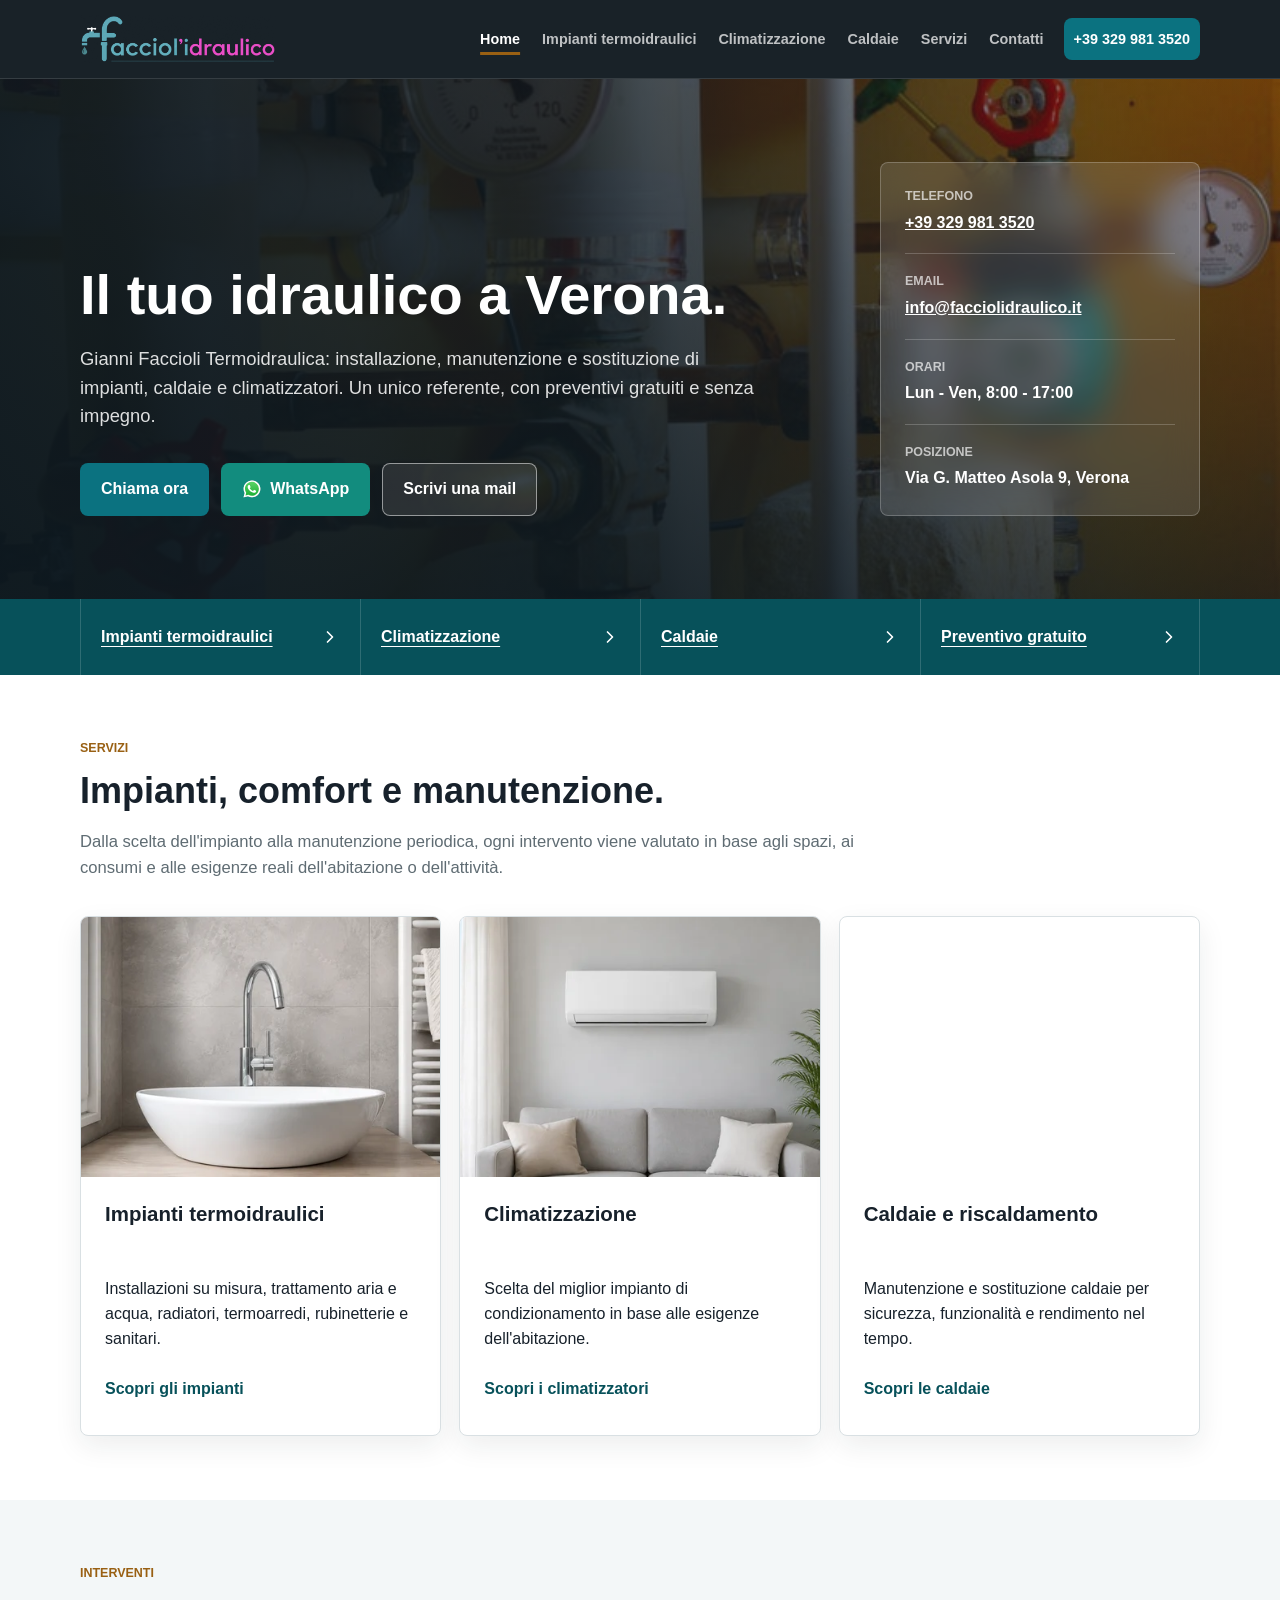
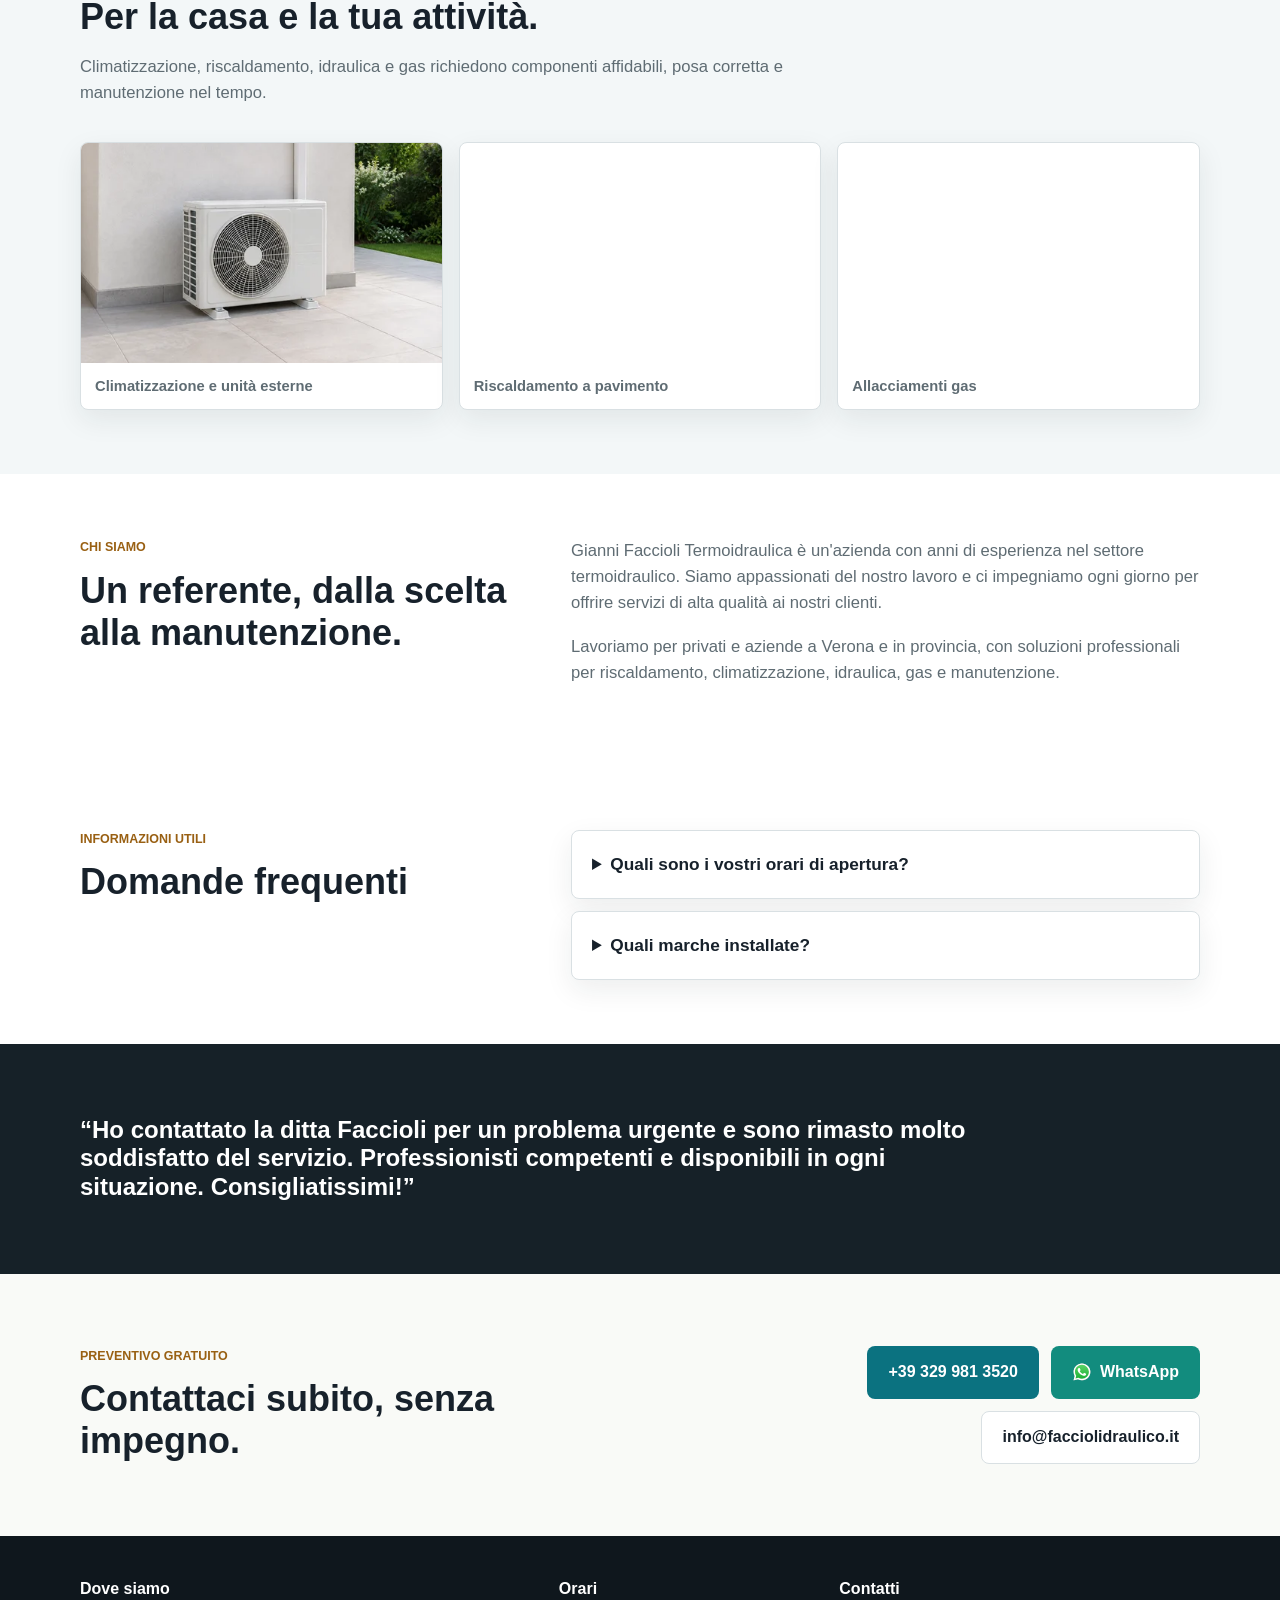
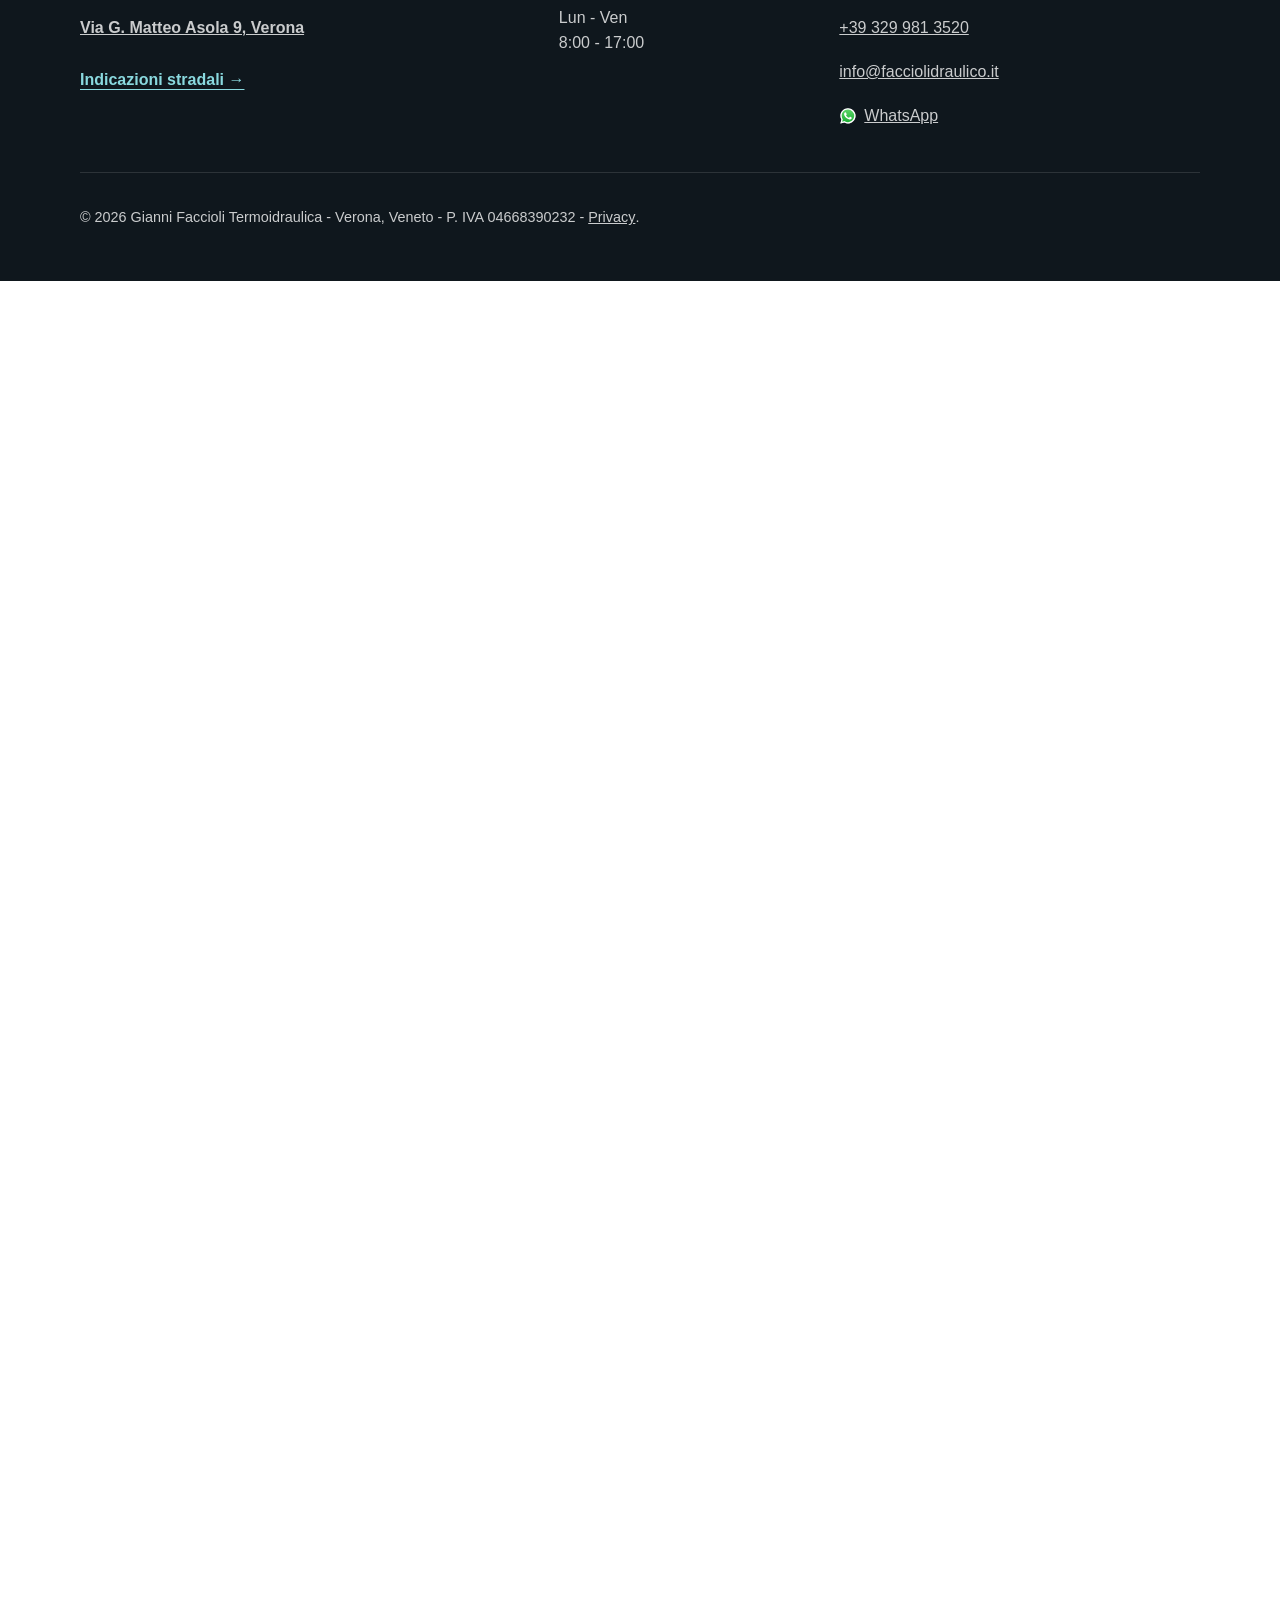
<file: index.html>
<!doctype html>
<html lang="it">
  <head>
    <meta charset="utf-8">
    <meta name="viewport" content="width=device-width, initial-scale=1">
    <meta http-equiv="refresh" content="0; url=docs/index.html">
    <title>Facciol'idraulico</title>
    <link rel="canonical" href="docs/index.html">
    <style>
      body {
        margin: 0;
        min-height: 100vh;
        display: grid;
        place-items: center;
        font-family: Arial, sans-serif;
        color: #17212b;
        background: #f4f7f8;
      }

      a {
        color: #0a7280;
        font-weight: 700;
      }
    </style>
  </head>
  <body>
    <p>Apri <a href="docs/index.html">Facciol'idraulico</a>.</p>
  </body>
</html>
</file>
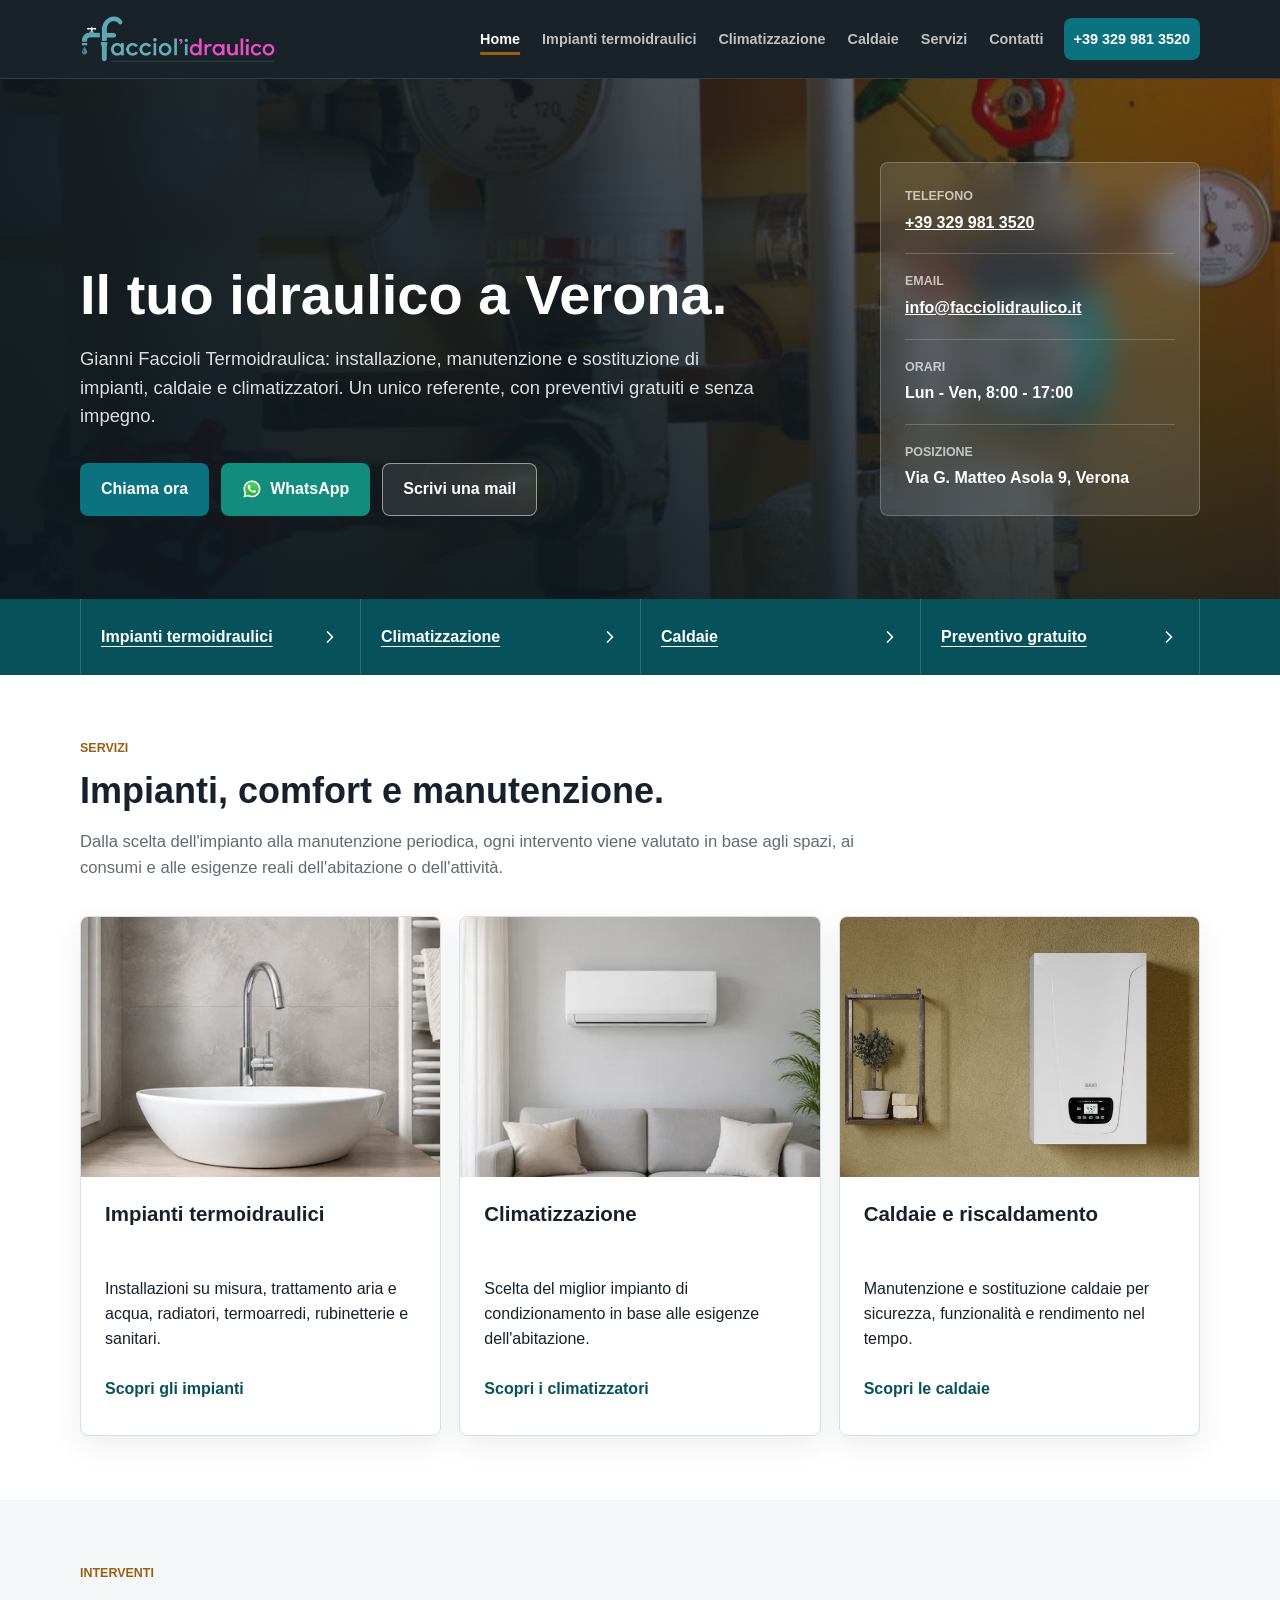
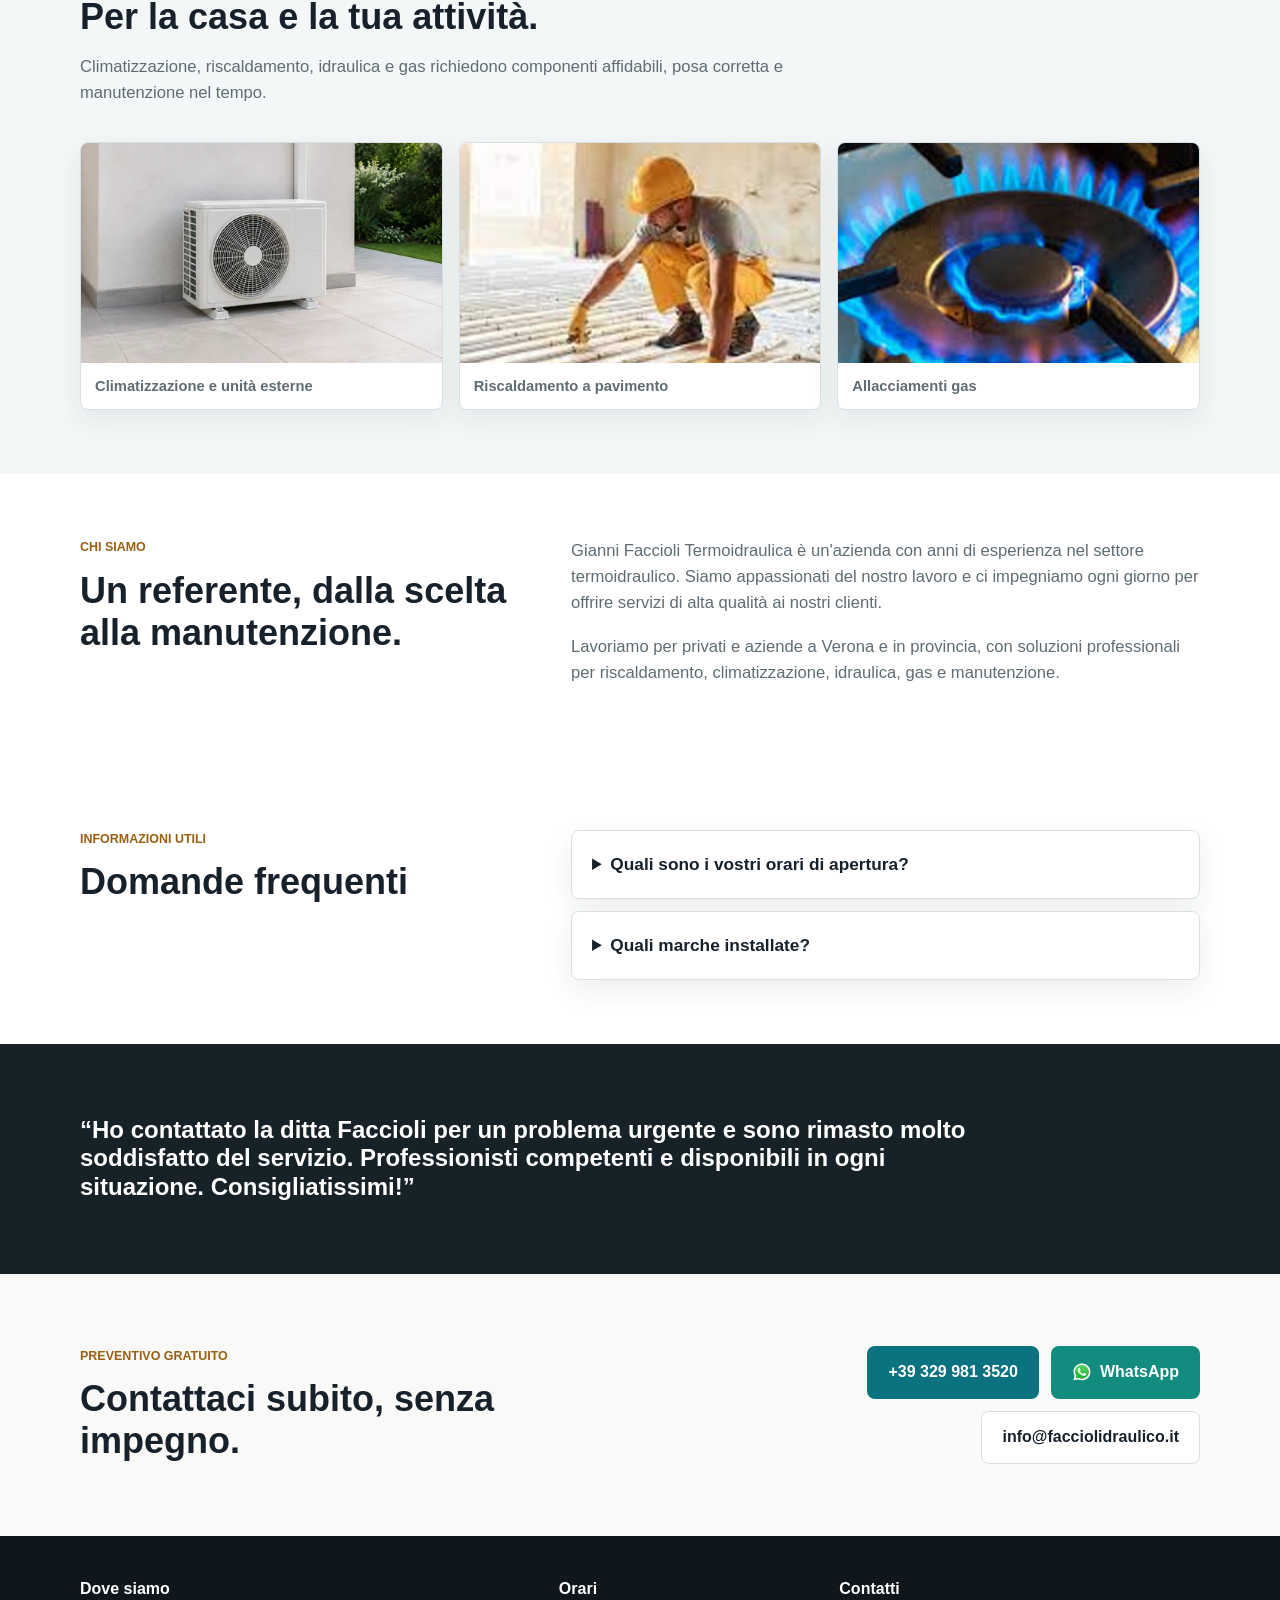
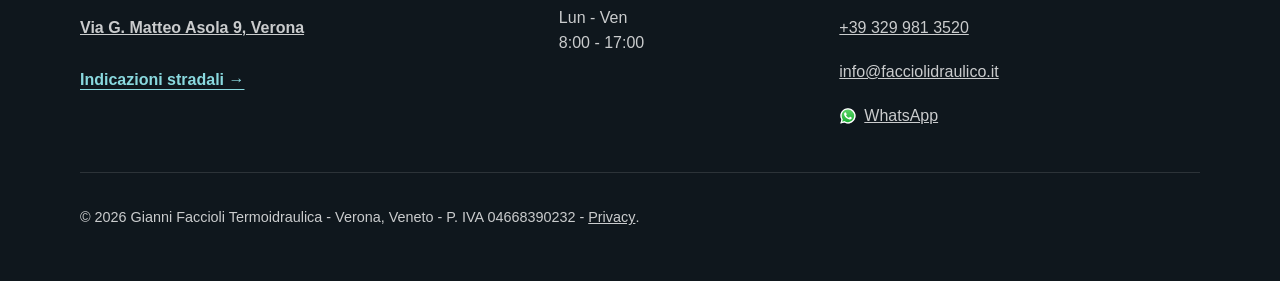
<file: docs/index.html>
<!doctype html>
<html lang="it">
  <head>
    <meta charset="utf-8">
    <meta name="viewport" content="width=device-width, initial-scale=1">
    <meta name="description" content="Gianni Faccioli Termoidraulica a Verona: impianti termoidraulici, climatizzazione, caldaie, idraulica, gas e manutenzione.">
    <title>Idraulico a Verona &middot; Facciol'idraulico</title>
    <link rel="canonical" href="https://facciolidraulico.it/">
    <meta name="robots" content="index, follow, max-image-preview:large">
    <script type="application/ld+json">
      {
        "@context": "https://schema.org",
        "@graph": [
          {
            "@type": "Plumber",
            "@id": "https://facciolidraulico.it/#business",
            "name": "Facciol'idraulico",
            "alternateName": "Facciolidraulico",
            "legalName": "Gianni Faccioli Termoidraulica",
            "url": "https://facciolidraulico.it/",
            "logo": "https://facciolidraulico.it/assets/images/logo-new-alpha.png",
            "telephone": "+393299813520",
            "email": "info@facciolidraulico.it",
            "vatID": "IT04668390232",
            "address": {
              "@type": "PostalAddress",
              "streetAddress": "Via Giovan Matteo Asola 9",
              "postalCode": "37131",
              "addressLocality": "Verona",
              "addressRegion": "Veneto",
              "addressCountry": "IT"
            },
            "areaServed": { "@type": "City", "name": "Verona" },
            "openingHoursSpecification": {
              "@type": "OpeningHoursSpecification",
              "dayOfWeek": ["Monday", "Tuesday", "Wednesday", "Thursday", "Friday"],
              "opens": "08:00",
              "closes": "17:00"
            }
          },
          {
            "@type": "WebSite",
            "@id": "https://facciolidraulico.it/#website",
            "url": "https://facciolidraulico.it/",
            "name": "Facciol'idraulico",
            "alternateName": "Facciolidraulico",
            "inLanguage": "it-IT",
            "publisher": { "@id": "https://facciolidraulico.it/#business" }
          }
        ]
      }
    </script>
    <link rel="preload" href="assets/images/hero-tools.jpg" as="image">
    <link rel="stylesheet" href="assets/styles.css?v=d1149bd2cf89">
    <script src="assets/script.js?v=f20ecb8b9eaa" defer></script>
  </head>
  <body>
    <a class="skip-link" href="#contenuto">Vai al contenuto</a>

    <header class="site-header">
      <div class="container header-inner">
        <a class="brand" href="index.html" aria-label="Facciol'idraulico home">
          <img src="assets/images/logo-new-alpha.png" alt="Facciol'idraulico" width="1489" height="359">
        </a>
        <a class="header-call" href="tel:+393299813520" aria-label="Chiama Gianni Faccioli">Chiama</a>
        <button class="nav-toggle" type="button" aria-expanded="false" aria-controls="site-nav" data-menu-toggle>
          <span></span><span></span><span></span><span class="sr-only">Menu</span>
        </button>
        <nav class="site-nav" id="site-nav" aria-label="Navigazione principale" data-nav>
          <a href="index.html" data-nav-link>Home</a>
          <a href="impianti-termoidraulici.html" data-nav-link>Impianti termoidraulici</a>
          <a href="impianti-di-climatizzazione.html" data-nav-link>Climatizzazione</a>
          <a href="caldaie.html" data-nav-link>Caldaie</a>
          <a href="servizi.html" data-nav-link>Servizi</a>
          <a href="contatti.html" data-nav-link>Contatti</a>
          <a class="nav-call" href="tel:+393299813520">+39 329 981 3520</a>
        </nav>
      </div>
    </header>

    <main id="contenuto">
      <section class="hero">
        <img class="hero-bg" src="assets/images/hero-tools.jpg" alt="" width="798" height="1200">
        <div class="container hero-grid">
          <div class="hero-copy">
            <h1>Il tuo idraulico a Verona.</h1>
            <p class="lead">Gianni Faccioli Termoidraulica: installazione, manutenzione e sostituzione di impianti, caldaie e climatizzatori. Un unico referente, con preventivi gratuiti e senza impegno.</p>
            <div class="hero-actions">
              <a class="button primary" href="tel:+393299813520">Chiama ora</a>
              <a class="button whatsapp-button" href="https://wa.me/393299813520" target="_blank" rel="noreferrer"><img class="whatsapp-icon" src="assets/images/whatsapp-logo.svg" alt="" width="32" height="32">WhatsApp</a>
              <a class="button secondary" href="mailto:info@facciolidraulico.it">Scrivi una mail</a>
            </div>
          </div>
          <aside class="hero-panel" aria-label="Informazioni rapide">
            <dl>
              <div><dt>Telefono</dt><dd><a href="tel:+393299813520">+39 329 981 3520</a></dd></div>
              <div><dt>Email</dt><dd><a href="mailto:info@facciolidraulico.it">info@facciolidraulico.it</a></dd></div>
              <div><dt>Orari</dt><dd>Lun - Ven, 8:00 - 17:00</dd></div>
              <div><dt>Posizione</dt><dd>Via G. Matteo Asola 9, Verona</dd></div>
            </dl>
          </aside>
        </div>
      </section>

      <section class="quick-strip" aria-label="Servizi principali">
        <div class="container quick-grid">
          <a href="impianti-termoidraulici.html"><span>Impianti termoidraulici</span><svg width="20" height="20" viewBox="0 0 24 24" fill="none" stroke="currentColor" stroke-width="2" stroke-linecap="round" stroke-linejoin="round" aria-hidden="true" focusable="false"><path d="m9 18 6-6-6-6"></path></svg></a>
          <a href="impianti-di-climatizzazione.html"><span>Climatizzazione</span><svg width="20" height="20" viewBox="0 0 24 24" fill="none" stroke="currentColor" stroke-width="2" stroke-linecap="round" stroke-linejoin="round" aria-hidden="true" focusable="false"><path d="m9 18 6-6-6-6"></path></svg></a>
          <a href="caldaie.html"><span>Caldaie</span><svg width="20" height="20" viewBox="0 0 24 24" fill="none" stroke="currentColor" stroke-width="2" stroke-linecap="round" stroke-linejoin="round" aria-hidden="true" focusable="false"><path d="m9 18 6-6-6-6"></path></svg></a>
          <a href="contatti.html"><span>Preventivo gratuito</span><svg width="20" height="20" viewBox="0 0 24 24" fill="none" stroke="currentColor" stroke-width="2" stroke-linecap="round" stroke-linejoin="round" aria-hidden="true" focusable="false"><path d="m9 18 6-6-6-6"></path></svg></a>
        </div>
      </section>

      <section class="section home-services">
        <div class="container">
          <div class="section-head">
            <p class="eyebrow">Servizi</p>
            <h2>Impianti, comfort e manutenzione.</h2>
            <p>Dalla scelta dell'impianto alla manutenzione periodica, ogni intervento viene valutato in base agli spazi, ai consumi e alle esigenze reali dell'abitazione o dell'attivit&agrave;.</p>
          </div>
          <div class="service-grid">
            <article class="service-card">
              <img src="assets/images/impianti-bagno.webp" srcset="assets/images/impianti-bagno-480.webp 480w, assets/images/impianti-bagno-960.webp 960w, assets/images/impianti-bagno.webp 1536w" sizes="(max-width: 560px) 96px, (max-width: 920px) calc(100vw - 32px), 360px" alt="Rubinetteria, lavabo e termoarredo in bagno" width="1536" height="1024" loading="lazy" decoding="async">
              <div>
                <h3>Impianti termoidraulici</h3>
                <p>Installazioni su misura, trattamento aria e acqua, radiatori, termoarredi, rubinetterie e sanitari.</p>
                <a class="text-link" href="impianti-termoidraulici.html">Scopri gli impianti</a>
              </div>
            </article>
            <article class="service-card">
              <img src="assets/images/climatizzazione-interni.webp" srcset="assets/images/climatizzazione-interni-480.webp 480w, assets/images/climatizzazione-interni-960.webp 960w, assets/images/climatizzazione-interni.webp 1536w" sizes="(max-width: 560px) 96px, (max-width: 920px) calc(100vw - 32px), 360px" alt="Climatizzatore a parete in soggiorno" width="1536" height="1024" loading="lazy" decoding="async">
              <div>
                <h3>Climatizzazione</h3>
                <p>Scelta del miglior impianto di condizionamento in base alle esigenze dell'abitazione.</p>
                <a class="text-link" href="impianti-di-climatizzazione.html">Scopri i climatizzatori</a>
              </div>
            </article>
            <article class="service-card">
              <img class="boiler-photo" src="assets/images/caldaie-fotorama-3.jpg" alt="Caldaia murale installata in casa" width="1920" height="960" loading="lazy" decoding="async">
              <div>
                <h3>Caldaie e riscaldamento</h3>
                <p>Manutenzione e sostituzione caldaie per sicurezza, funzionalit&agrave; e rendimento nel tempo.</p>
                <a class="text-link" href="caldaie.html">Scopri le caldaie</a>
              </div>
            </article>
          </div>
        </div>
      </section>

      <section class="section muted home-interventions">
        <div class="container">
          <div class="section-head">
            <p class="eyebrow">Interventi</p>
            <h2>Per la casa e la tua attivit&agrave;.</h2>
            <p>Climatizzazione, riscaldamento, idraulica e gas richiedono componenti affidabili, posa corretta e manutenzione nel tempo.</p>
          </div>
          <div class="image-grid">
            <figure class="image-tile">
              <img src="assets/images/climatizzazione-esterna.webp" srcset="assets/images/climatizzazione-esterna-480.webp 480w, assets/images/climatizzazione-esterna-960.webp 960w, assets/images/climatizzazione-esterna.webp 1536w" sizes="(max-width: 560px) calc(100vw - 32px), 360px" alt="Unit&agrave; esterna di un climatizzatore" width="1536" height="1024" loading="lazy" decoding="async">
              <figcaption>Climatizzazione e unit&agrave; esterne</figcaption>
            </figure>
            <figure class="image-tile">
              <img src="assets/images/servizi-riscaldamento-3.jpg" alt="Installazione riscaldamento a pavimento" width="800" height="800" loading="lazy" decoding="async">
              <figcaption>Riscaldamento a pavimento</figcaption>
            </figure>
            <figure class="image-tile">
              <img src="assets/images/servizi-idraulica-4.jpg" alt="Fiamma gas piano cottura" width="800" height="800" loading="lazy" decoding="async">
              <figcaption>Allacciamenti gas</figcaption>
            </figure>
          </div>
        </div>
      </section>

      <section class="section">
        <div class="container two-col">
          <div>
            <p class="eyebrow">Chi siamo</p>
            <h2>Un referente, dalla scelta alla manutenzione.</h2>
          </div>
          <div class="rich-text">
            <p>Gianni Faccioli Termoidraulica &egrave; un'azienda con anni di esperienza nel settore termoidraulico. Siamo appassionati del nostro lavoro e ci impegniamo ogni giorno per offrire servizi di alta qualit&agrave; ai nostri clienti.</p>
            <p>Lavoriamo per privati e aziende a Verona e in provincia, con soluzioni professionali per riscaldamento, climatizzazione, idraulica, gas e manutenzione.</p>
          </div>
        </div>
      </section>

      <section class="section">
        <div class="container two-col">
          <div>
            <p class="eyebrow">Informazioni utili</p>
            <h2>Domande frequenti</h2>
          </div>
          <div class="faq-list">
            <details>
              <summary>Quali sono i vostri orari di apertura?</summary>
              <p>Siamo aperti dal luned&igrave; al venerd&igrave; dalle 8:00 alle 17:00.</p>
            </details>
            <details>
              <summary>Quali marche installate?</summary>
              <p>Proponiamo il marchio e il modello in base all'impianto e alle tue esigenze. Tra i marchi trattati:</p>
              <p>Caldaie:</p>
              <ul>
                <li>Vaillant</li>
                <li>Baxi</li>
                <li>Immergas</li>
                <li>Sylber</li>
              </ul>
              <p>Condizionatori:</p>
              <ul>
                <li>Samsung</li>
                <li>LG</li>
                <li>Daikin</li>
                <li>Fujitsu</li>
              </ul>
            </details>
          </div>
        </div>
      </section>

      <section class="testimonial-band">
        <div class="container">
          <blockquote>&ldquo;Ho contattato la ditta Faccioli per un problema urgente e sono rimasto molto soddisfatto del servizio. Professionisti competenti e disponibili in ogni situazione. Consigliatissimi!&rdquo;</blockquote>
        </div>
      </section>

      <section class="contact-cta">
        <div class="container cta-grid">
          <div>
            <p class="eyebrow">Preventivo gratuito</p>
            <h2>Contattaci subito, senza impegno.</h2>
          </div>
          <div class="cta-actions">
            <a class="button primary" href="tel:+393299813520">+39 329 981 3520</a>
            <a class="button whatsapp-button" href="https://wa.me/393299813520" target="_blank" rel="noreferrer"><img class="whatsapp-icon" src="assets/images/whatsapp-logo.svg" alt="" width="32" height="32">WhatsApp</a>
            <a class="button secondary-dark" href="mailto:info@facciolidraulico.it">info@facciolidraulico.it</a>
          </div>
        </div>
      </section>
    </main>

    <footer class="site-footer">
      <div class="container footer-grid">
        <div>
          <h2>Dove siamo</h2>
          <p><a class="footer-address" href="https://www.google.com/maps/search/?api=1&query=Via%20G.%20Matteo%20Asola%209%2C%20Verona" target="_blank" rel="noreferrer">Via G. Matteo Asola 9, Verona</a></p>
          <a class="footer-map" href="https://www.google.com/maps/search/?api=1&query=Via%20G.%20Matteo%20Asola%209%2C%20Verona" target="_blank" rel="noreferrer" aria-label="Apri la mappa di Via G. Matteo Asola 9, Verona">Indicazioni stradali &rarr;</a>
        </div>
        <div>
          <h2>Orari</h2>
          <p>Lun - Ven<br>8:00 - 17:00</p>
        </div>
        <div>
          <h2>Contatti</h2>
          <p><a href="tel:+393299813520">+39 329 981 3520</a><br><a href="mailto:info@facciolidraulico.it">info@facciolidraulico.it</a><br><a class="whatsapp-link" href="https://wa.me/393299813520" target="_blank" rel="noreferrer"><img class="whatsapp-icon" src="assets/images/whatsapp-logo.svg" alt="" width="32" height="32">WhatsApp</a></p>
        </div>
      </div>
      <p class="copyright">&copy; <span data-year></span> Gianni Faccioli Termoidraulica - Verona, Veneto - P. IVA 04668390232 - <a href="privacy.html">Privacy</a>.</p>
    </footer>
  </body>
</html>
</file>
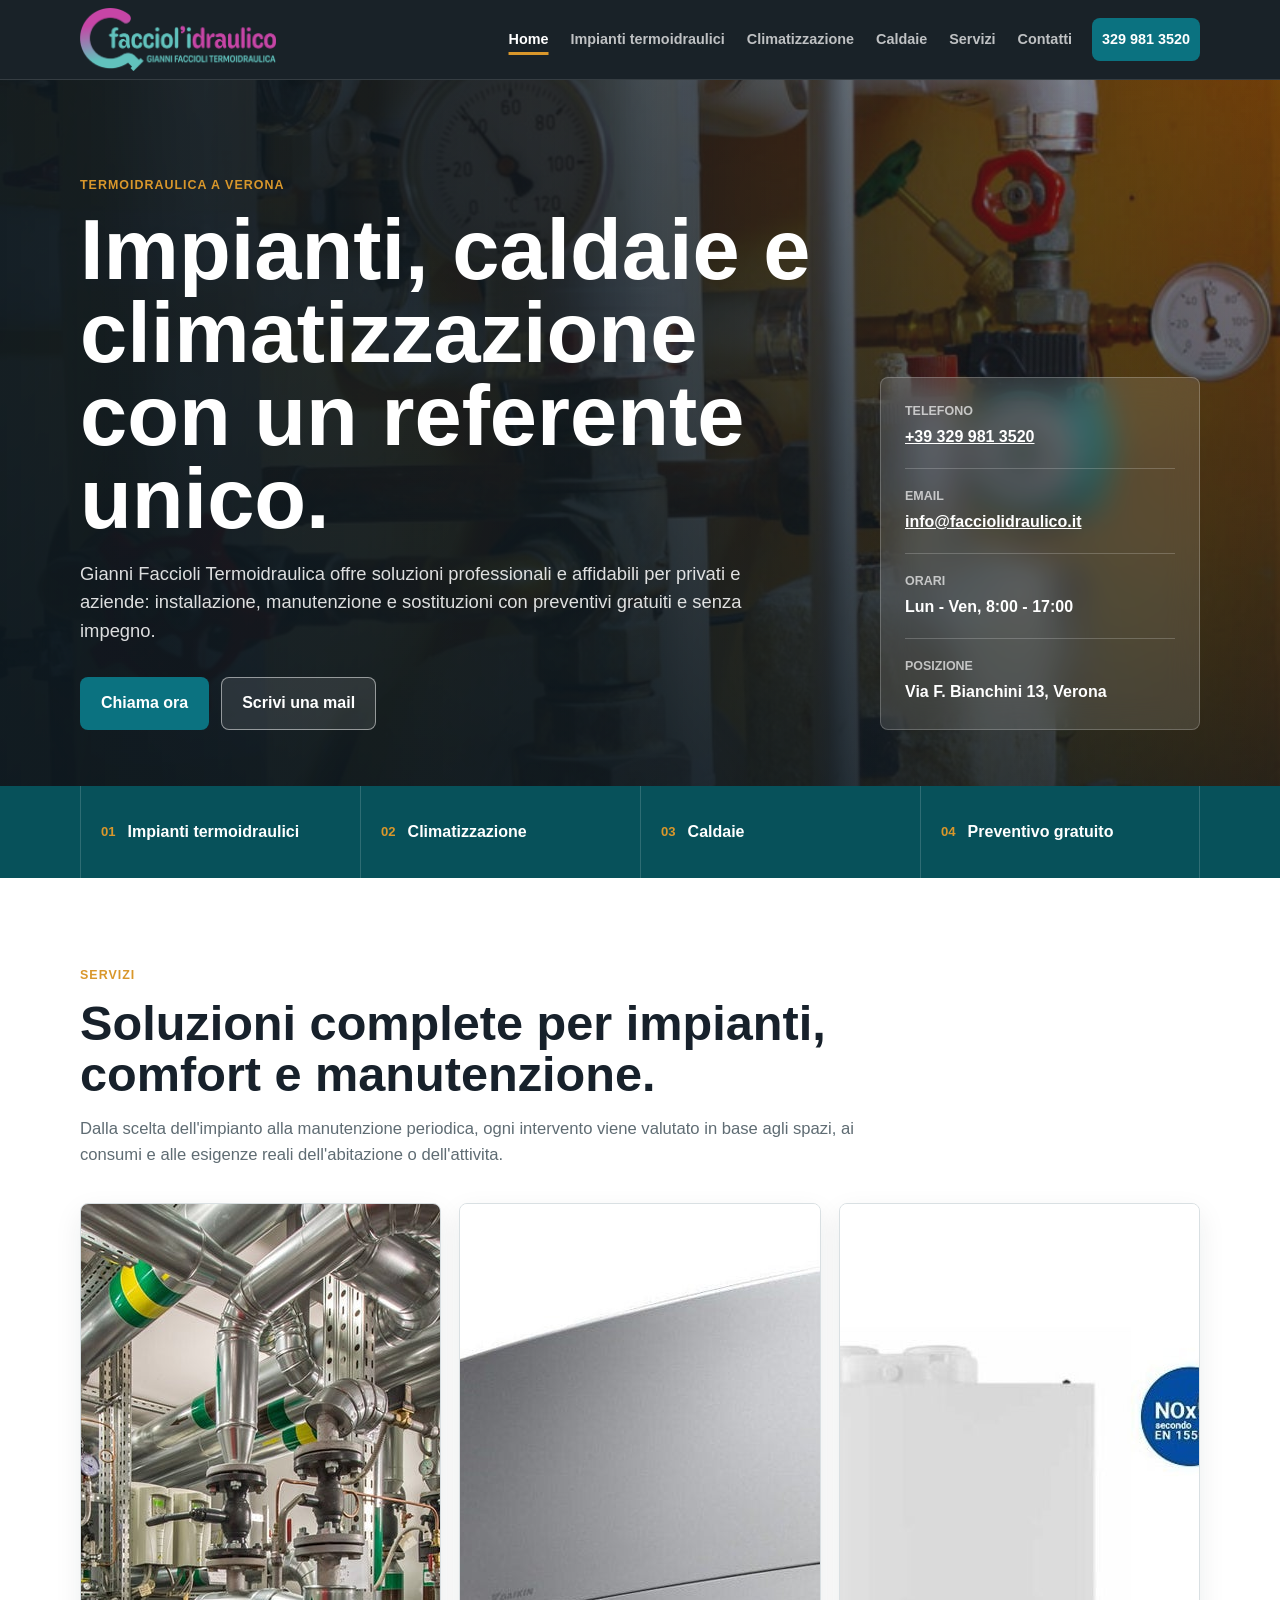
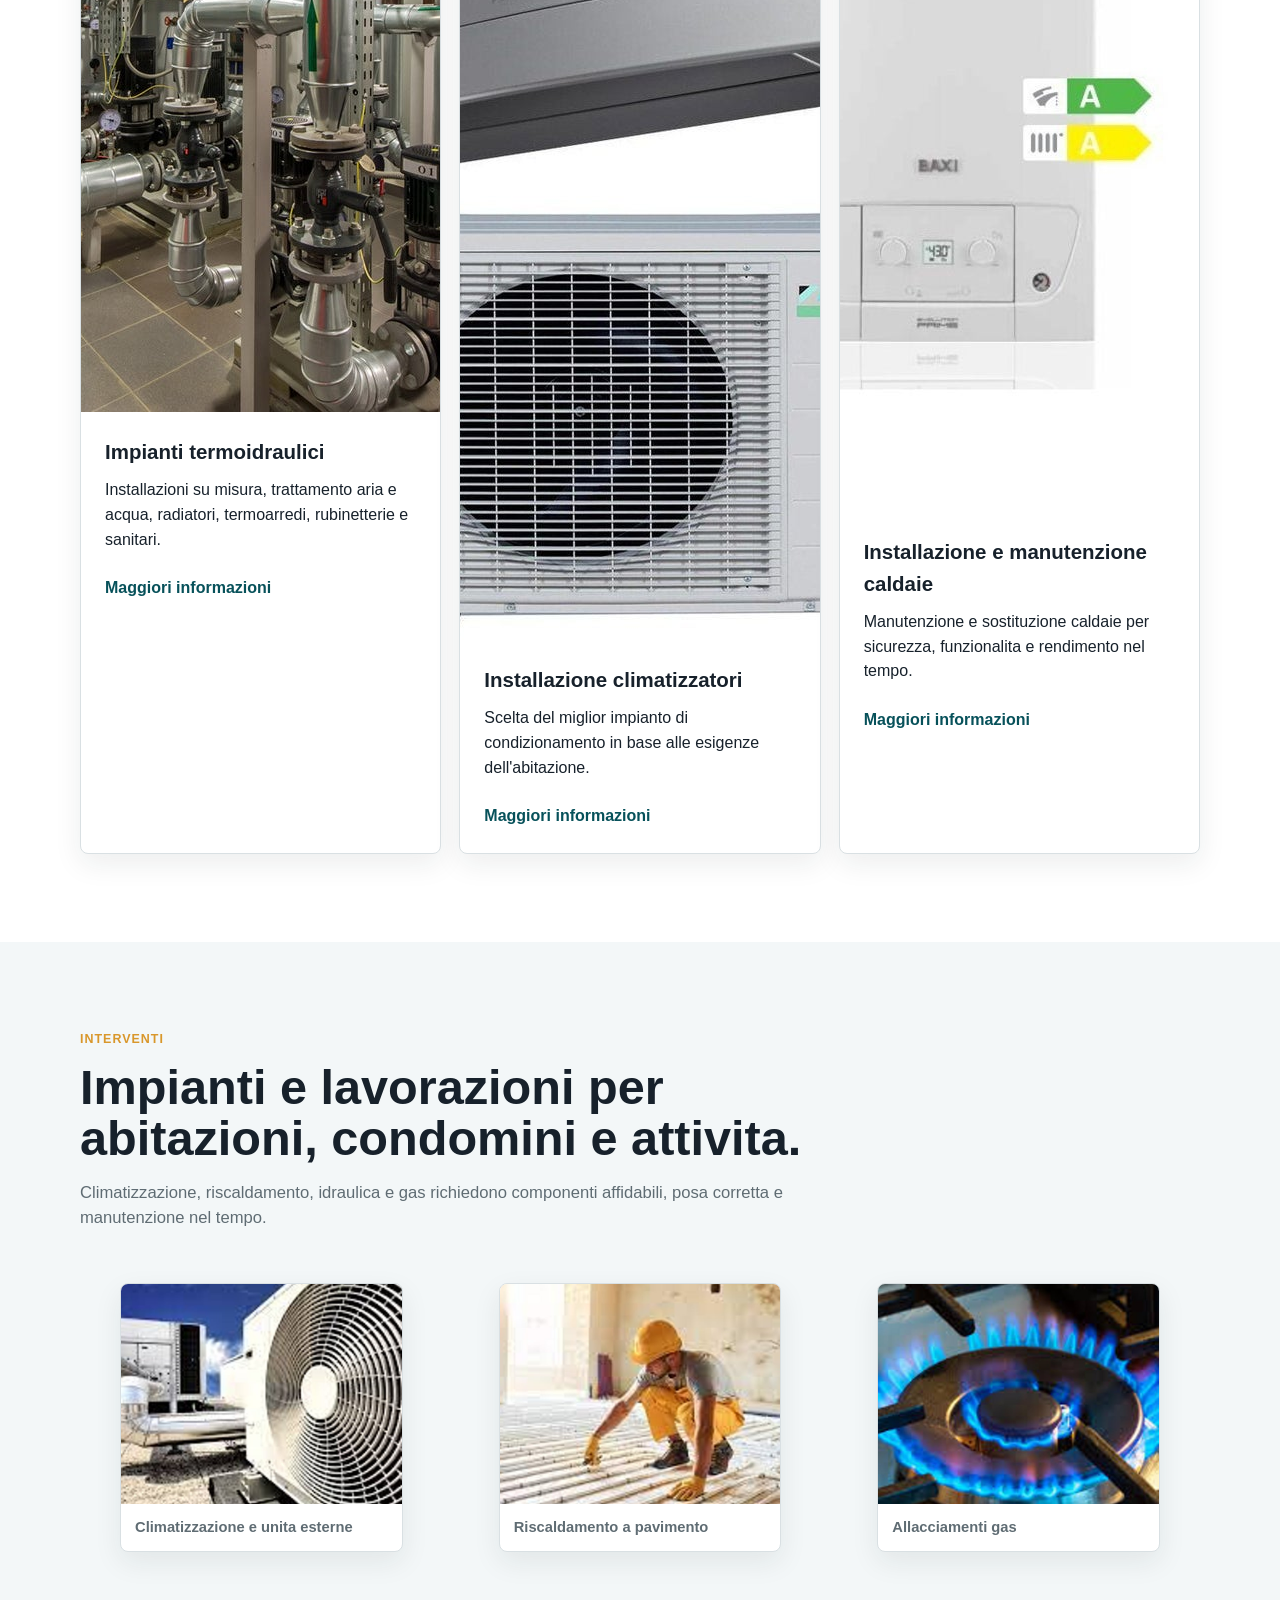
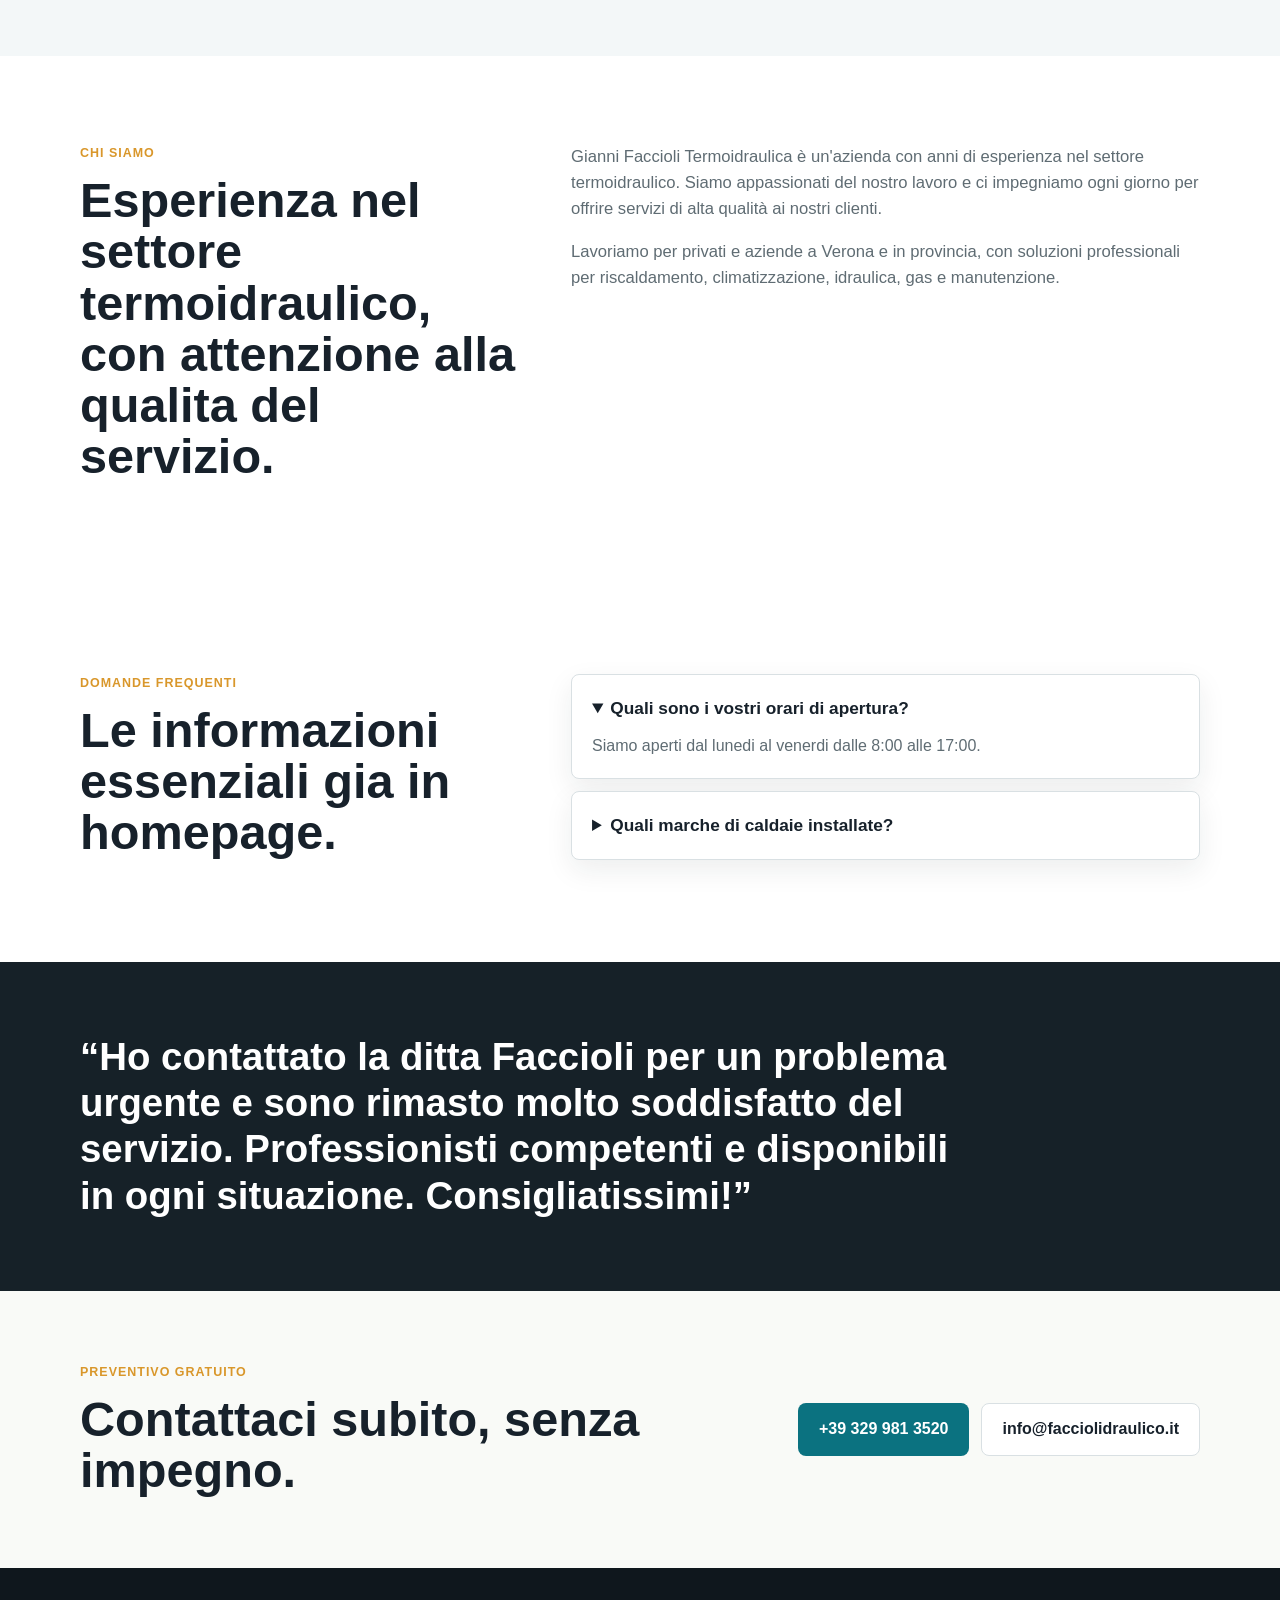
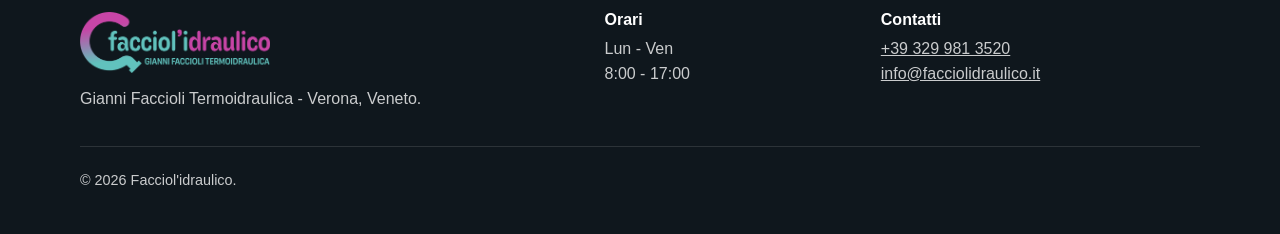
<file: web/index.html>
<!doctype html>
<html lang="it">
  <head>
    <meta charset="utf-8">
    <meta name="viewport" content="width=device-width, initial-scale=1">
    <meta name="description" content="Gianni Faccioli Termoidraulica a Verona: impianti termoidraulici, climatizzazione, caldaie, idraulica, gas e manutenzione.">
    <title>Facciol'idraulico | Termoidraulica a Verona</title>
    <link rel="preload" href="assets/images/hero-tools.jpg" as="image">
    <link rel="stylesheet" href="assets/styles.css">
    <script src="assets/script.js" defer></script>
  </head>
  <body>
    <a class="skip-link" href="#contenuto">Vai al contenuto</a>

    <header class="site-header">
      <div class="container header-inner">
        <a class="brand" href="index.html" aria-label="Facciol'idraulico home">
          <img src="assets/images/logo.png" alt="Facciol'idraulico" width="400" height="129">
        </a>
        <button class="nav-toggle" type="button" aria-expanded="false" aria-controls="site-nav" data-menu-toggle>
          <span></span><span></span><span></span><span class="sr-only">Menu</span>
        </button>
        <nav class="site-nav" id="site-nav" data-nav>
          <a href="index.html" data-nav-link>Home</a>
          <a href="impianti-termoidraulici.html" data-nav-link>Impianti termoidraulici</a>
          <a href="impianti-di-climatizzazione.html" data-nav-link>Climatizzazione</a>
          <a href="caldaie.html" data-nav-link>Caldaie</a>
          <a href="servizi.html" data-nav-link>Servizi</a>
          <a href="contatti.html" data-nav-link>Contatti</a>
          <a class="nav-call" href="tel:+393299813520">329 981 3520</a>
        </nav>
      </div>
    </header>

    <main id="contenuto">
      <section class="hero">
        <img class="hero-bg" src="assets/images/hero-tools.jpg" alt="" width="798" height="1200">
        <div class="container hero-grid">
          <div class="hero-copy">
            <p class="eyebrow">Termoidraulica a Verona</p>
            <h1>Impianti, caldaie e climatizzazione con un referente unico.</h1>
            <p class="lead">Gianni Faccioli Termoidraulica offre soluzioni professionali e affidabili per privati e aziende: installazione, manutenzione e sostituzioni con preventivi gratuiti e senza impegno.</p>
            <div class="hero-actions">
              <a class="button primary" href="tel:+393299813520">Chiama ora</a>
              <a class="button secondary" href="mailto:info@facciolidraulico.it">Scrivi una mail</a>
            </div>
          </div>
          <aside class="hero-panel" aria-label="Informazioni rapide">
            <dl>
              <div><dt>Telefono</dt><dd><a href="tel:+393299813520">+39 329 981 3520</a></dd></div>
              <div><dt>Email</dt><dd><a href="mailto:info@facciolidraulico.it">info@facciolidraulico.it</a></dd></div>
              <div><dt>Orari</dt><dd>Lun - Ven, 8:00 - 17:00</dd></div>
              <div><dt>Posizione</dt><dd>Via F. Bianchini 13, Verona</dd></div>
            </dl>
          </aside>
        </div>
      </section>

      <section class="quick-strip" aria-label="Servizi principali">
        <div class="container quick-grid">
          <a href="impianti-termoidraulici.html"><span>01</span> Impianti termoidraulici</a>
          <a href="impianti-di-climatizzazione.html"><span>02</span> Climatizzazione</a>
          <a href="caldaie.html"><span>03</span> Caldaie</a>
          <a href="contatti.html"><span>04</span> Preventivo gratuito</a>
        </div>
      </section>

      <section class="section">
        <div class="container">
          <div class="section-head">
            <p class="eyebrow">Servizi</p>
            <h2>Soluzioni complete per impianti, comfort e manutenzione.</h2>
            <p>Dalla scelta dell'impianto alla manutenzione periodica, ogni intervento viene valutato in base agli spazi, ai consumi e alle esigenze reali dell'abitazione o dell'attivita.</p>
          </div>
          <div class="service-grid">
            <article class="service-card">
              <img src="assets/images/impianti-termoidraulici.jpg" alt="Locale tecnico con impianto termoidraulico" width="800" height="808" loading="lazy">
              <div>
                <h3>Impianti termoidraulici</h3>
                <p>Installazioni su misura, trattamento aria e acqua, radiatori, termoarredi, rubinetterie e sanitari.</p>
                <a class="text-link" href="impianti-termoidraulici.html">Maggiori informazioni</a>
              </div>
            </article>
            <article class="service-card">
              <img src="assets/images/climatizzazione.jpg" alt="Unita interna di climatizzazione" width="800" height="1036" loading="lazy">
              <div>
                <h3>Installazione climatizzatori</h3>
                <p>Scelta del miglior impianto di condizionamento in base alle esigenze dell'abitazione.</p>
                <a class="text-link" href="impianti-di-climatizzazione.html">Maggiori informazioni</a>
              </div>
            </article>
            <article class="service-card">
              <img src="assets/images/caldaia.jpg" alt="Caldaia a condensazione" width="800" height="908" loading="lazy">
              <div>
                <h3>Installazione e manutenzione caldaie</h3>
                <p>Manutenzione e sostituzione caldaie per sicurezza, funzionalita e rendimento nel tempo.</p>
                <a class="text-link" href="caldaie.html">Maggiori informazioni</a>
              </div>
            </article>
          </div>
        </div>
      </section>

      <section class="section muted">
        <div class="container">
          <div class="section-head">
            <p class="eyebrow">Interventi</p>
            <h2>Impianti e lavorazioni per abitazioni, condomini e attivita.</h2>
            <p>Climatizzazione, riscaldamento, idraulica e gas richiedono componenti affidabili, posa corretta e manutenzione nel tempo.</p>
          </div>
          <div class="image-grid">
            <figure class="image-tile">
              <img src="assets/images/servizi-clima-1.jpg" alt="Unita esterna per climatizzazione" width="800" height="800" loading="lazy">
              <figcaption>Climatizzazione e unita esterne</figcaption>
            </figure>
            <figure class="image-tile">
              <img src="assets/images/servizi-riscaldamento-3.jpg" alt="Installazione riscaldamento a pavimento" width="800" height="800" loading="lazy">
              <figcaption>Riscaldamento a pavimento</figcaption>
            </figure>
            <figure class="image-tile">
              <img src="assets/images/servizi-idraulica-4.jpg" alt="Fiamma gas piano cottura" width="800" height="800" loading="lazy">
              <figcaption>Allacciamenti gas</figcaption>
            </figure>
          </div>
        </div>
      </section>

      <section class="section">
        <div class="container two-col">
          <div>
            <p class="eyebrow">Chi siamo</p>
            <h2>Esperienza nel settore termoidraulico, con attenzione alla qualita del servizio.</h2>
          </div>
          <div class="rich-text">
            <p>Gianni Faccioli Termoidraulica &egrave; un'azienda con anni di esperienza nel settore termoidraulico. Siamo appassionati del nostro lavoro e ci impegniamo ogni giorno per offrire servizi di alta qualit&agrave; ai nostri clienti.</p>
            <p>Lavoriamo per privati e aziende a Verona e in provincia, con soluzioni professionali per riscaldamento, climatizzazione, idraulica, gas e manutenzione.</p>
          </div>
        </div>
      </section>

      <section class="section">
        <div class="container two-col">
          <div>
            <p class="eyebrow">Domande frequenti</p>
            <h2>Le informazioni essenziali gia in homepage.</h2>
          </div>
          <div class="faq-list">
            <details open>
              <summary>Quali sono i vostri orari di apertura?</summary>
              <p>Siamo aperti dal lunedi al venerdi dalle 8:00 alle 17:00.</p>
            </details>
            <details>
              <summary>Quali marche di caldaie installate?</summary>
              <p>Lavoriamo con le migliori marche sul mercato, garantendo qualita e affidabilita.</p>
            </details>
          </div>
        </div>
      </section>

      <section class="testimonial-band">
        <div class="container">
          <blockquote>&ldquo;Ho contattato la ditta Faccioli per un problema urgente e sono rimasto molto soddisfatto del servizio. Professionisti competenti e disponibili in ogni situazione. Consigliatissimi!&rdquo;</blockquote>
        </div>
      </section>

      <section class="contact-cta">
        <div class="container cta-grid">
          <div>
            <p class="eyebrow">Preventivo gratuito</p>
            <h2>Contattaci subito, senza impegno.</h2>
          </div>
          <div class="cta-actions">
            <a class="button primary" href="tel:+393299813520">+39 329 981 3520</a>
            <a class="button secondary-dark" href="mailto:info@facciolidraulico.it">info@facciolidraulico.it</a>
          </div>
        </div>
      </section>
    </main>

    <footer class="site-footer">
      <div class="container footer-grid">
        <div>
          <img src="assets/images/logo.png" alt="Facciol'idraulico" width="400" height="129">
          <p>Gianni Faccioli Termoidraulica - Verona, Veneto.</p>
        </div>
        <div>
          <h2>Orari</h2>
          <p>Lun - Ven<br>8:00 - 17:00</p>
        </div>
        <div>
          <h2>Contatti</h2>
          <p><a href="tel:+393299813520">+39 329 981 3520</a><br><a href="mailto:info@facciolidraulico.it">info@facciolidraulico.it</a></p>
        </div>
      </div>
      <p class="copyright">&copy; <span data-year></span> Facciol'idraulico.</p>
    </footer>
  </body>
</html>
</file>
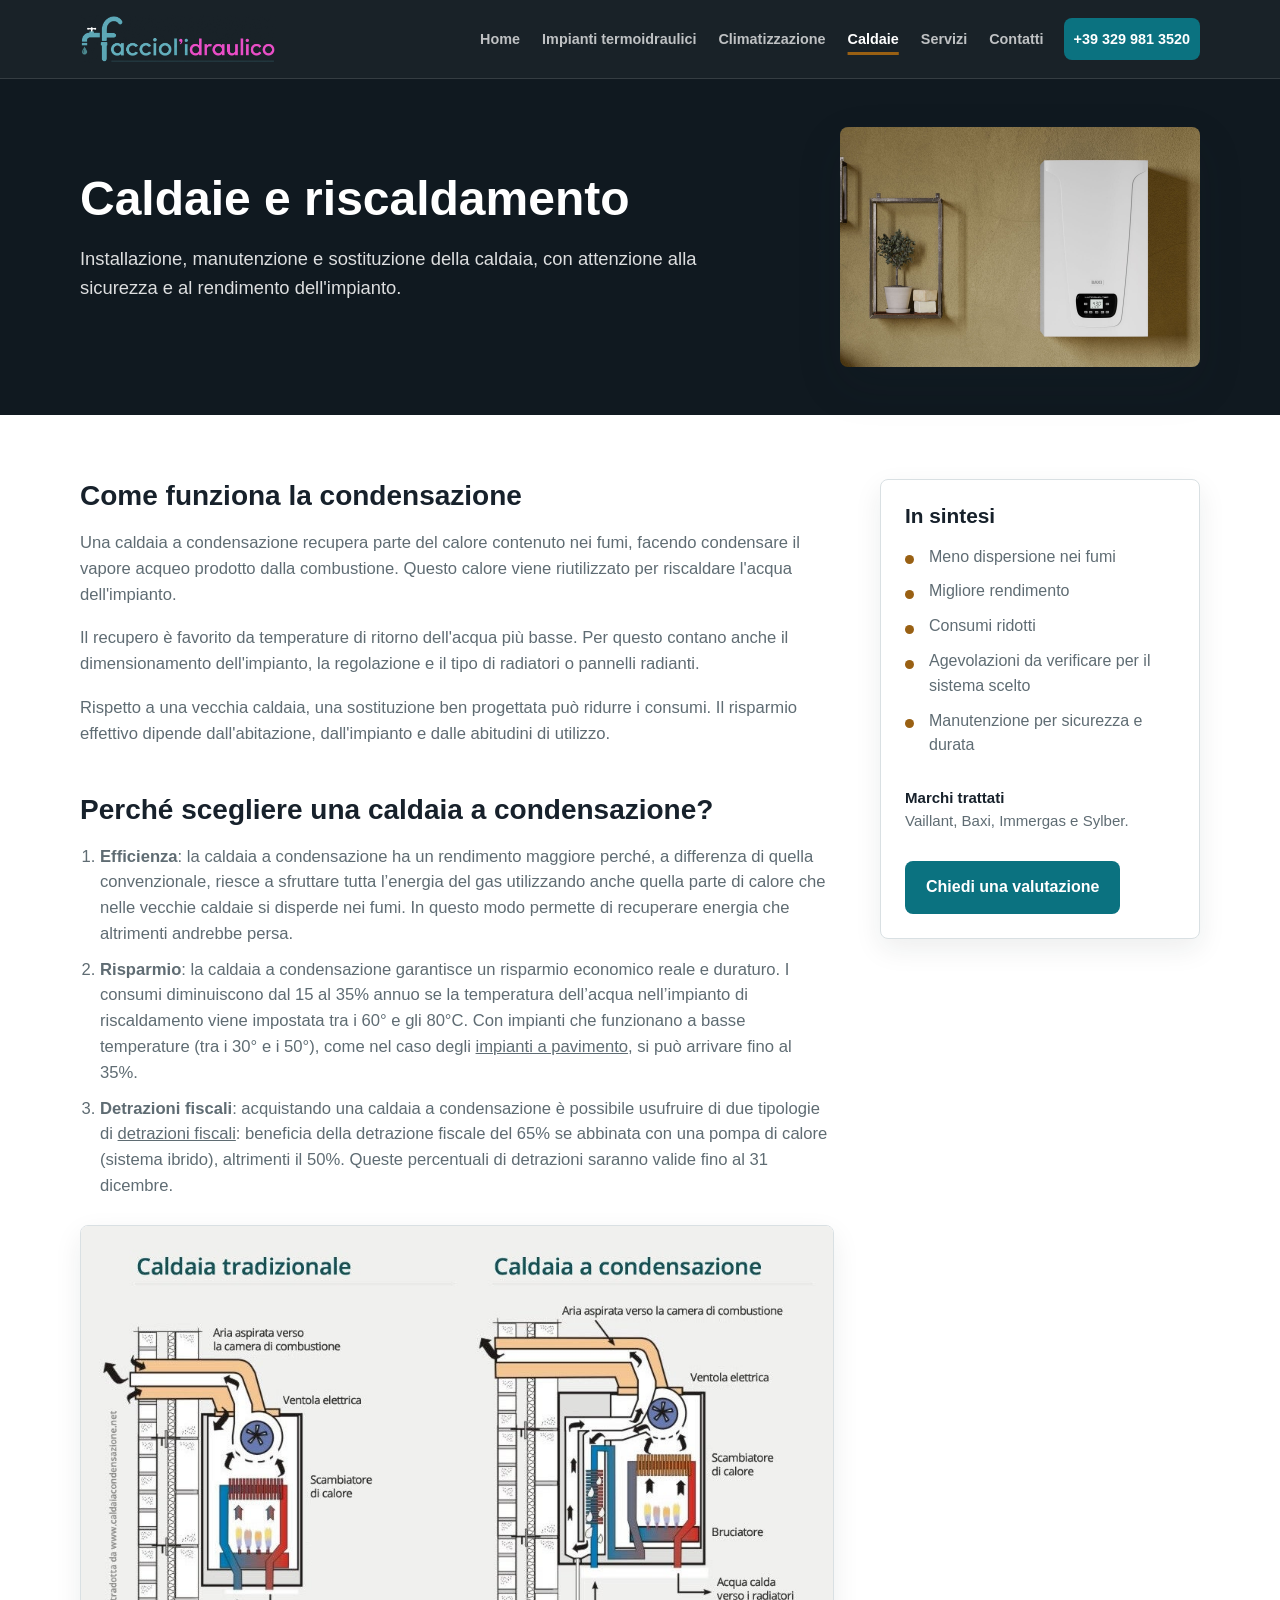
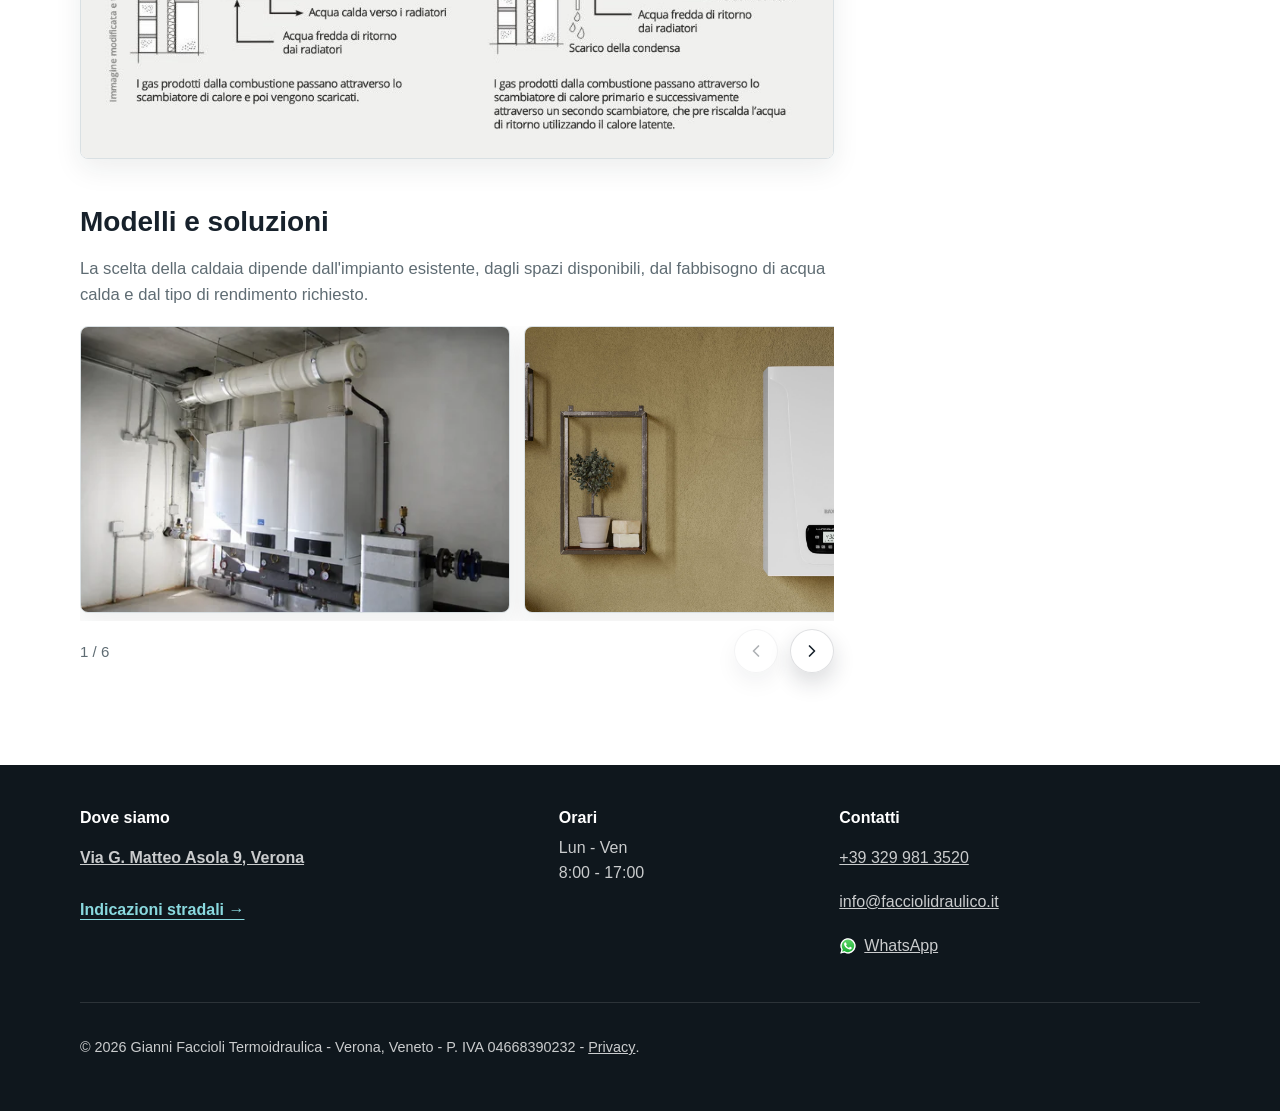
<file: docs/caldaie.html>
<!doctype html>
<html lang="it">
  <head>
    <meta charset="utf-8">
    <meta name="viewport" content="width=device-width, initial-scale=1">
    <meta name="description" content="Installazione e manutenzione caldaie a Verona: differenze tra caldaie tradizionali e a condensazione, efficienza, risparmio e detrazioni.">
    <title>Installazione e manutenzione caldaie a Verona &middot; Facciol'idraulico</title>
    <link rel="canonical" href="https://facciolidraulico.it/caldaie.html">
    <meta name="robots" content="index, follow, max-image-preview:large">
    <link rel="stylesheet" href="assets/styles.css?v=d1149bd2cf89">
    <script src="assets/script.js?v=f20ecb8b9eaa" defer></script>
  </head>
  <body>
    <a class="skip-link" href="#contenuto">Vai al contenuto</a>
    <header class="site-header">
      <div class="container header-inner">
        <a class="brand" href="index.html"><img src="assets/images/logo-new-alpha.png" alt="Facciol'idraulico" width="1489" height="359"></a>
        <a class="header-call" href="tel:+393299813520" aria-label="Chiama Gianni Faccioli">Chiama</a>
        <button class="nav-toggle" type="button" aria-expanded="false" aria-controls="site-nav" data-menu-toggle><span></span><span></span><span></span><span class="sr-only">Menu</span></button>
        <nav class="site-nav" id="site-nav" aria-label="Navigazione principale" data-nav>
          <a href="index.html" data-nav-link>Home</a>
          <a href="impianti-termoidraulici.html" data-nav-link>Impianti termoidraulici</a>
          <a href="impianti-di-climatizzazione.html" data-nav-link>Climatizzazione</a>
          <a href="caldaie.html" data-nav-link>Caldaie</a>
          <a href="servizi.html" data-nav-link>Servizi</a>
          <a href="contatti.html" data-nav-link>Contatti</a>
          <a class="nav-call" href="tel:+393299813520">+39 329 981 3520</a>
        </nav>
      </div>
    </header>
    <main id="contenuto">
      <section class="page-hero photo-hero">
        <div class="container page-hero-grid">
          <div>
            <h1>Caldaie e riscaldamento</h1>
            <p class="lead">Installazione, manutenzione e sostituzione della caldaia, con attenzione alla sicurezza e al rendimento dell'impianto.</p>
          </div>
          <img class="scene-photo boiler-photo" src="assets/images/caldaie-fotorama-3.jpg" alt="Caldaia murale installata in casa" width="1920" height="960">
        </div>
      </section>

      <section class="section">
        <div class="container content-grid">
          <article class="rich-text">
            <h2>Come funziona la condensazione</h2>
            <p>Una caldaia a condensazione recupera parte del calore contenuto nei fumi, facendo condensare il vapore acqueo prodotto dalla combustione. Questo calore viene riutilizzato per riscaldare l'acqua dell'impianto.</p>
            <p>Il recupero &egrave; favorito da temperature di ritorno dell'acqua pi&ugrave; basse. Per questo contano anche il dimensionamento dell'impianto, la regolazione e il tipo di radiatori o pannelli radianti.</p>
            <p>Rispetto a una vecchia caldaia, una sostituzione ben progettata pu&ograve; ridurre i consumi. Il risparmio effettivo dipende dall'abitazione, dall'impianto e dalle abitudini di utilizzo.</p>

            <h2>Perch&eacute; scegliere una caldaia a condensazione?</h2>
            <ol>
              <li><strong>Efficienza</strong>: la caldaia a condensazione ha un rendimento maggiore perch&eacute;, a differenza di quella convenzionale, riesce a sfruttare tutta l&rsquo;energia del gas utilizzando anche quella parte di calore che nelle vecchie caldaie si disperde nei fumi. In questo modo permette di recuperare energia che altrimenti andrebbe persa.</li>
              <li><strong>Risparmio</strong>: la caldaia a condensazione garantisce un risparmio economico reale e duraturo. I consumi diminuiscono dal 15 al 35% annuo se la temperatura dell&rsquo;acqua nell&rsquo;impianto di riscaldamento viene impostata tra i 60&deg; e gli 80&deg;C. Con impianti che funzionano a basse temperature (tra i 30&deg; e i 50&deg;), come nel caso degli <a href="https://www.effecimpianti.it/termoidraulica/riscaldamento-a-pavimento-pro-e-contro/">impianti a pavimento</a>, si pu&ograve; arrivare fino al 35%.</li>
              <li><strong>Detrazioni fiscali</strong>: acquistando una caldaia a condensazione &egrave; possibile usufruire di due tipologie di <a href="https://www.efficienzaenergetica.enea.it/detrazioni-fiscali.html">detrazioni fiscali</a>: beneficia della detrazione fiscale del 65% se abbinata con una pompa di calore (sistema ibrido), altrimenti il 50%. Queste percentuali di detrazioni saranno valide fino al 31 dicembre.</li>
            </ol>

            <figure class="inline-visual">
              <a class="image-link" href="assets/images/caldaie-fotorama-1.jpg" aria-label="Ingrandisci: Schema di confronto tra caldaia tradizionale e a condensazione" data-image-link><img src="assets/images/caldaie-fotorama-1.jpg" alt="Schema di confronto tra caldaia tradizionale e a condensazione" width="991" height="702" loading="lazy" decoding="async"></a>
            </figure>

            <h2>Modelli e soluzioni</h2>
            <p>La scelta della caldaia dipende dall'impianto esistente, dagli spazi disponibili, dal fabbisogno di acqua calda e dal tipo di rendimento richiesto.</p>
            <div class="scroll-gallery-frame">
              <button class="gallery-arrow gallery-arrow-prev" type="button" aria-label="Immagini precedenti" data-gallery-scroll="prev"><svg width="20" height="20" viewBox="0 0 24 24" fill="none" stroke="currentColor" stroke-width="2" stroke-linecap="round" stroke-linejoin="round" aria-hidden="true" focusable="false"><path d="m15 18-6-6 6-6"></path></svg></button>
              <div class="image-grid product-gallery scroll-gallery boiler-gallery" aria-label="Esempi di caldaie e manutenzione" tabindex="0" data-gallery>
                <figure class="image-tile">
                  <img src="assets/images/caldaie-fotorama-2-wide.webp" srcset="assets/images/caldaie-fotorama-2-wide-480.webp 480w, assets/images/caldaie-fotorama-2-wide-960.webp 960w, assets/images/caldaie-fotorama-2-wide.webp 1536w" sizes="(max-width: 560px) 90vw, 430px" alt="Tre caldaie murali con condotto di scarico comune" width="1536" height="1024" loading="lazy" decoding="async">
                </figure>
                <figure class="image-tile">
                  <img class="boiler-photo" src="assets/images/caldaie-fotorama-3.jpg" alt="Caldaia domestica a condensazione" width="1920" height="960" loading="lazy" decoding="async">
                </figure>
                <figure class="image-tile">
                  <img src="assets/images/caldaie-fotorama-4.webp" alt="Tecnico durante la manutenzione di una caldaia" width="1500" height="1000" loading="lazy" decoding="async">
                </figure>
                <figure class="image-tile">
                  <img class="boiler-photo" src="assets/images/caldaie-fotorama-5.jpg" alt="Caldaia e componenti tecnici" width="1200" height="675" loading="lazy" decoding="async">
                </figure>
                <figure class="image-tile">
                  <img src="assets/images/caldaie-fotorama-6-wide.webp" srcset="assets/images/caldaie-fotorama-6-wide-480.webp 480w, assets/images/caldaie-fotorama-6-wide-960.webp 960w, assets/images/caldaie-fotorama-6-wide.webp 1536w" sizes="(max-width: 560px) 90vw, 430px" alt="Caldaia a condensazione con accumulo e tubazioni" width="1536" height="1024" loading="lazy" decoding="async">
                </figure>
                <figure class="image-tile">
                  <img src="assets/images/caldaie-manutenzione-wide.webp" srcset="assets/images/caldaie-manutenzione-wide-480.webp 480w, assets/images/caldaie-manutenzione-wide-960.webp 960w, assets/images/caldaie-manutenzione-wide.webp 1536w" sizes="(max-width: 560px) 90vw, 430px" alt="Tecnico durante la manutenzione di una caldaia aperta" width="1536" height="1024" loading="lazy" decoding="async">
                </figure>
              </div>
              <button class="gallery-arrow gallery-arrow-next" type="button" aria-label="Immagini successive" data-gallery-scroll="next"><svg width="20" height="20" viewBox="0 0 24 24" fill="none" stroke="currentColor" stroke-width="2" stroke-linecap="round" stroke-linejoin="round" aria-hidden="true" focusable="false"><path d="m9 18 6-6-6-6"></path></svg></button>
            </div>
          </article>

          <aside class="side-panel">
            <h2>In sintesi</h2>
            <ul class="check-list">
              <li>Meno dispersione nei fumi</li>
              <li>Migliore rendimento</li>
              <li>Consumi ridotti</li>
              <li>Agevolazioni da verificare per il sistema scelto</li>
              <li>Manutenzione per sicurezza e durata</li>
            </ul>
            <div class="brand-strip">
              <p><strong>Marchi trattati</strong><br>Vaillant, Baxi, Immergas e Sylber.</p>
            </div>
            <a class="button primary" href="contatti.html">Chiedi una valutazione</a>
          </aside>
        </div>
      </section>
    </main>
    <footer class="site-footer">
      <div class="container footer-grid">
        <div><h2>Dove siamo</h2><p><a class="footer-address" href="https://www.google.com/maps/search/?api=1&query=Via%20G.%20Matteo%20Asola%209%2C%20Verona" target="_blank" rel="noreferrer">Via G. Matteo Asola 9, Verona</a></p><a class="footer-map" href="https://www.google.com/maps/search/?api=1&query=Via%20G.%20Matteo%20Asola%209%2C%20Verona" target="_blank" rel="noreferrer" aria-label="Apri la mappa di Via G. Matteo Asola 9, Verona">Indicazioni stradali &rarr;</a></div>
        <div><h2>Orari</h2><p>Lun - Ven<br>8:00 - 17:00</p></div>
        <div><h2>Contatti</h2><p><a href="tel:+393299813520">+39 329 981 3520</a><br><a href="mailto:info@facciolidraulico.it">info@facciolidraulico.it</a><br><a class="whatsapp-link" href="https://wa.me/393299813520" target="_blank" rel="noreferrer"><img class="whatsapp-icon" src="assets/images/whatsapp-logo.svg" alt="" width="32" height="32">WhatsApp</a></p></div>
      </div>
      <p class="copyright">&copy; <span data-year></span> Gianni Faccioli Termoidraulica - Verona, Veneto - P. IVA 04668390232 - <a href="privacy.html">Privacy</a>.</p>
    </footer>
  </body>
</html>
</file>
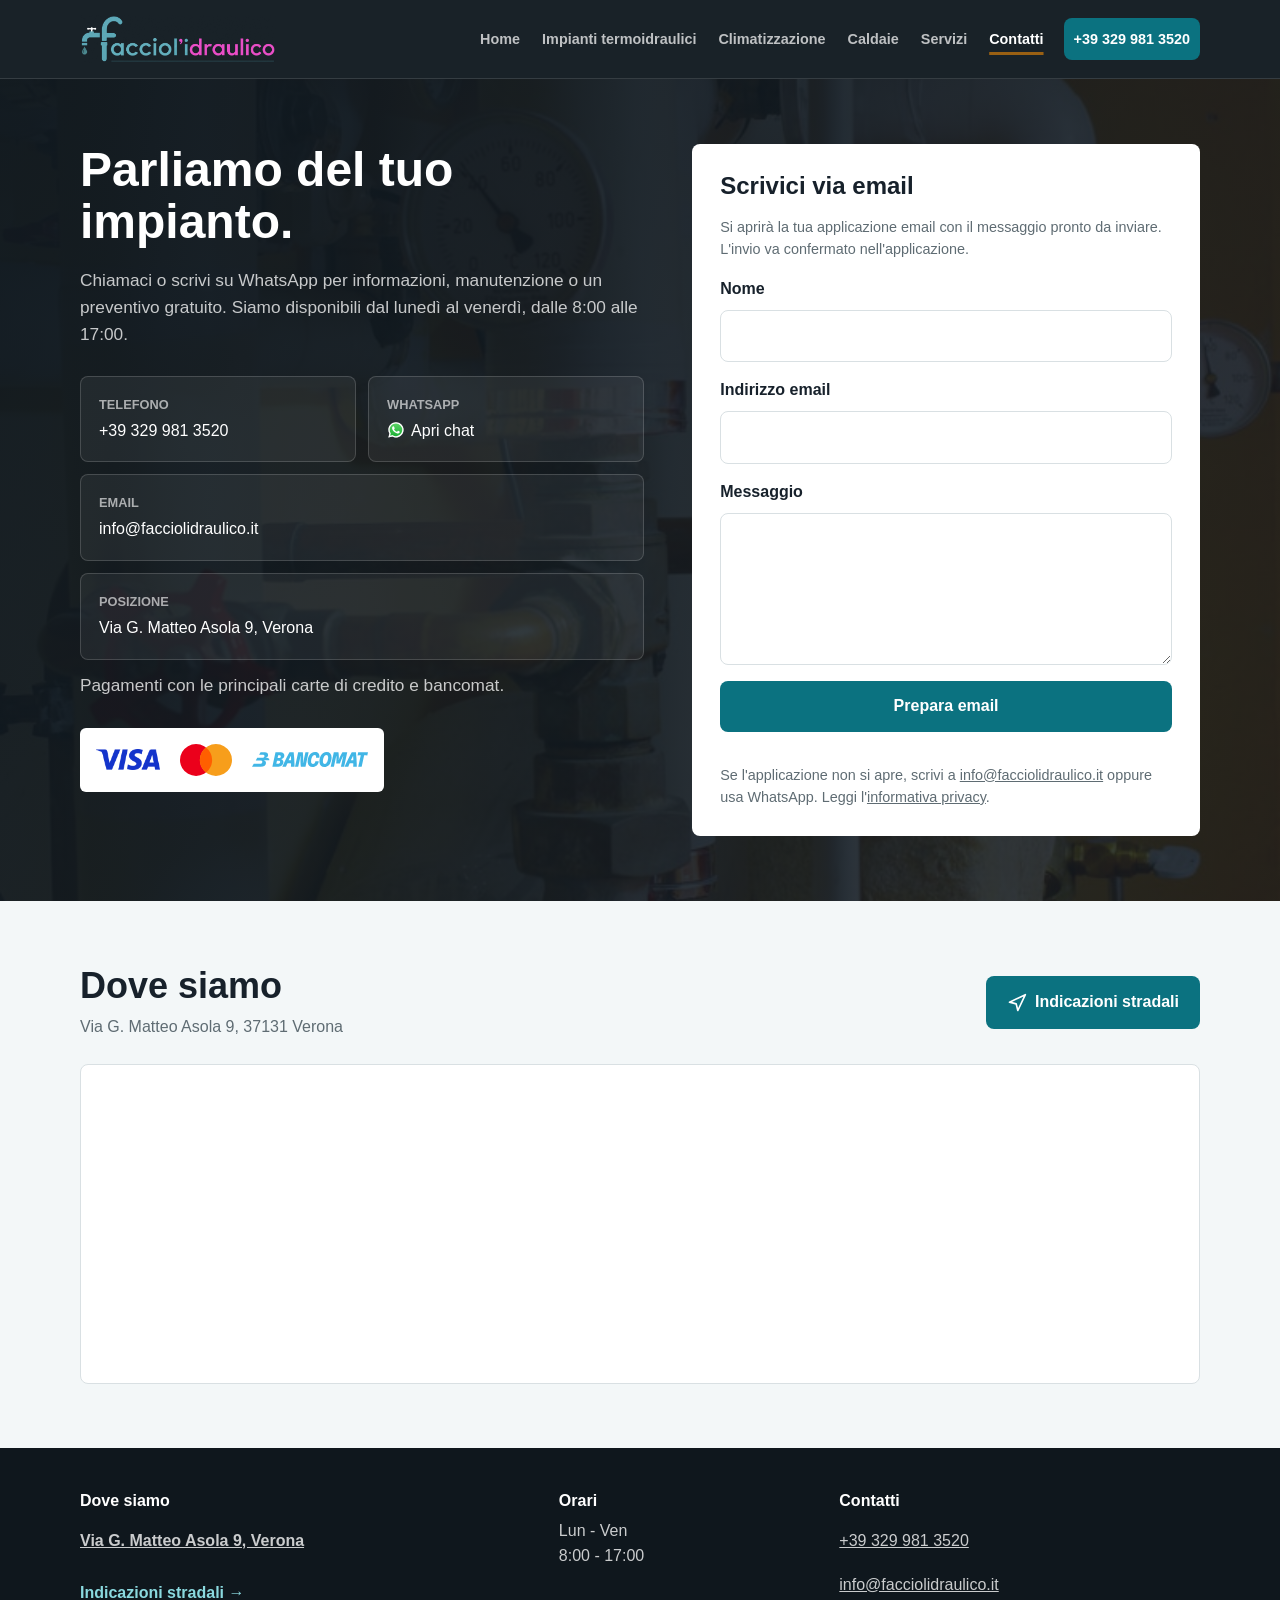
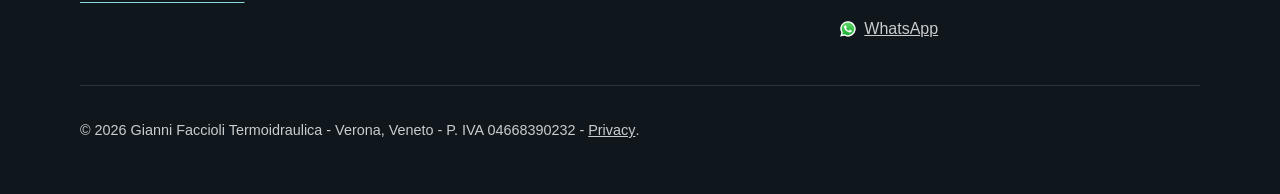
<file: docs/contatti.html>
<!doctype html>
<html lang="it">
  <head>
    <meta charset="utf-8">
    <meta name="viewport" content="width=device-width, initial-scale=1">
    <meta name="description" content="Contatta Gianni Faccioli, idraulico a Verona: 329 981 3520, email e WhatsApp. Via Giovan Matteo Asola 9. Informazioni e preventivi gratuiti.">
    <title>Contatti e preventivi a Verona &middot; Facciol'idraulico</title>
    <link rel="canonical" href="https://facciolidraulico.it/contatti.html">
    <meta name="robots" content="index, follow, max-image-preview:large">
    <script type="application/ld+json">
      {
        "@context": "https://schema.org",
        "@type": "Plumber",
        "@id": "https://facciolidraulico.it/#business",
        "name": "Facciol'idraulico",
        "alternateName": "Facciolidraulico",
        "legalName": "Gianni Faccioli Termoidraulica",
        "url": "https://facciolidraulico.it/",
        "logo": "https://facciolidraulico.it/assets/images/logo-new-alpha.png",
        "telephone": "+393299813520",
        "email": "info@facciolidraulico.it",
        "vatID": "IT04668390232",
        "address": {
          "@type": "PostalAddress",
          "streetAddress": "Via Giovan Matteo Asola 9",
          "postalCode": "37131",
          "addressLocality": "Verona",
          "addressRegion": "Veneto",
          "addressCountry": "IT"
        },
        "areaServed": { "@type": "City", "name": "Verona" },
        "openingHoursSpecification": {
          "@type": "OpeningHoursSpecification",
          "dayOfWeek": ["Monday", "Tuesday", "Wednesday", "Thursday", "Friday"],
          "opens": "08:00",
          "closes": "17:00"
        }
      }
    </script>
    <link rel="stylesheet" href="assets/styles.css?v=d1149bd2cf89">
    <script src="assets/script.js?v=f20ecb8b9eaa" defer></script>
  </head>
  <body>
    <a class="skip-link" href="#contenuto">Vai al contenuto</a>
    <header class="site-header">
      <div class="container header-inner">
        <a class="brand" href="index.html"><img src="assets/images/logo-new-alpha.png" alt="Facciol'idraulico" width="1489" height="359"></a>
        <a class="header-call" href="tel:+393299813520" aria-label="Chiama Gianni Faccioli">Chiama</a>
        <button class="nav-toggle" type="button" aria-expanded="false" aria-controls="site-nav" data-menu-toggle><span></span><span></span><span></span><span class="sr-only">Menu</span></button>
        <nav class="site-nav" id="site-nav" aria-label="Navigazione principale" data-nav>
          <a href="index.html" data-nav-link>Home</a>
          <a href="impianti-termoidraulici.html" data-nav-link>Impianti termoidraulici</a>
          <a href="impianti-di-climatizzazione.html" data-nav-link>Climatizzazione</a>
          <a href="caldaie.html" data-nav-link>Caldaie</a>
          <a href="servizi.html" data-nav-link>Servizi</a>
          <a href="contatti.html" data-nav-link>Contatti</a>
          <a class="nav-call" href="tel:+393299813520">+39 329 981 3520</a>
        </nav>
      </div>
    </header>
    <main id="contenuto">
      <section class="contact-section">
        <div class="container contact-grid">
          <div class="contact-copy">
            <h1>Parliamo del tuo impianto.</h1>
            <p>Chiamaci o scrivi su WhatsApp per informazioni, manutenzione o un preventivo gratuito. Siamo disponibili dal luned&igrave; al venerd&igrave;, dalle 8:00 alle 17:00.</p>
            <div class="contact-cards">
              <a href="tel:+393299813520"><span>Telefono</span>+39 329 981 3520</a>
              <a class="whatsapp-link" href="https://wa.me/393299813520" target="_blank" rel="noreferrer"><span>WhatsApp</span><img class="whatsapp-icon" src="assets/images/whatsapp-logo.svg" alt="" width="32" height="32">Apri chat</a>
              <a href="mailto:info@facciolidraulico.it"><span>Email</span>info@facciolidraulico.it</a>
              <a href="https://www.google.com/maps/search/?api=1&query=Via%20G.%20Matteo%20Asola%209%2C%20Verona" target="_blank" rel="noreferrer"><span>Posizione</span>Via G. Matteo Asola 9, Verona</a>
            </div>
            <p class="contact-info">Pagamenti con le principali carte di credito e bancomat.</p>
            <div class="payment-logos" role="group" aria-label="Circuiti di pagamento accettati">
              <img src="assets/images/payment-visa.png" alt="Visa" width="208" height="68" decoding="async">
              <img src="assets/images/payment-mastercard.svg" alt="Mastercard" width="1000" height="618" decoding="async">
              <img src="assets/images/payment-bancomat.svg" alt="BANCOMAT" width="1143" height="150" decoding="async">
            </div>
          </div>

          <form class="contact-form" action="mailto:info@facciolidraulico.it" method="post" enctype="text/plain" data-contact-form aria-labelledby="form-title" aria-describedby="email-help">
            <h2 id="form-title">Scrivici via email</h2>
            <p class="form-note" id="email-help">Si aprir&agrave; la tua applicazione email con il messaggio pronto da inviare. L'invio va confermato nell'applicazione.</p>
            <label>Nome <input type="text" name="name" autocomplete="name" maxlength="120" required></label>
            <label>Indirizzo email <input type="email" name="email" autocomplete="email" inputmode="email" maxlength="254" required></label>
            <label>Messaggio <textarea name="message" rows="5" maxlength="1800" required></textarea></label>
            <button class="button primary" type="submit" data-email-submit hidden>Prepara email</button>
            <noscript><p>Scrivi a <a href="mailto:info@facciolidraulico.it">info@facciolidraulico.it</a> per inviare la tua richiesta.</p></noscript>
            <p class="form-status" role="status" data-form-status></p>
            <p class="form-note">Se l'applicazione non si apre, scrivi a <a href="mailto:info@facciolidraulico.it">info@facciolidraulico.it</a> oppure usa WhatsApp. Leggi l'<a href="privacy.html">informativa privacy</a>.</p>
          </form>
        </div>
      </section>
      <section class="section contact-location" aria-labelledby="location-title">
        <div class="container">
          <div class="location-heading">
            <div>
              <h2 id="location-title">Dove siamo</h2>
              <p>Via G. Matteo Asola 9, 37131 Verona</p>
            </div>
            <a class="button primary" href="https://www.google.com/maps/dir/?api=1&amp;destination=Via%20Giovan%20Matteo%20Asola%209%2C%2037131%20Verona" target="_blank" rel="noreferrer"><svg width="20" height="20" viewBox="0 0 24 24" fill="none" stroke="currentColor" stroke-width="2" stroke-linecap="round" stroke-linejoin="round" aria-hidden="true" focusable="false"><path d="m3 11 19-9-9 19-2-8-8-2z"></path></svg>Indicazioni stradali</a>
          </div>
          <iframe class="location-map" title="Mappa di Via G. Matteo Asola 9, Verona" src="https://www.openstreetmap.org/export/embed.html?bbox=11.0165%2C45.4516%2C11.0250%2C45.4554&amp;layer=mapnik&amp;marker=45.45352%2C11.02076" width="1120" height="320" loading="lazy" referrerpolicy="strict-origin-when-cross-origin"></iframe>
        </div>
      </section>
    </main>
    <footer class="site-footer">
      <div class="container footer-grid">
        <div><h2>Dove siamo</h2><p><a class="footer-address" href="https://www.google.com/maps/search/?api=1&query=Via%20G.%20Matteo%20Asola%209%2C%20Verona" target="_blank" rel="noreferrer">Via G. Matteo Asola 9, Verona</a></p><a class="footer-map" href="https://www.google.com/maps/search/?api=1&query=Via%20G.%20Matteo%20Asola%209%2C%20Verona" target="_blank" rel="noreferrer" aria-label="Apri la mappa di Via G. Matteo Asola 9, Verona">Indicazioni stradali &rarr;</a></div>
        <div><h2>Orari</h2><p>Lun - Ven<br>8:00 - 17:00</p></div>
        <div><h2>Contatti</h2><p><a href="tel:+393299813520">+39 329 981 3520</a><br><a href="mailto:info@facciolidraulico.it">info@facciolidraulico.it</a><br><a class="whatsapp-link" href="https://wa.me/393299813520" target="_blank" rel="noreferrer"><img class="whatsapp-icon" src="assets/images/whatsapp-logo.svg" alt="" width="32" height="32">WhatsApp</a></p></div>
      </div>
      <p class="copyright">&copy; <span data-year></span> Gianni Faccioli Termoidraulica - Verona, Veneto - P. IVA 04668390232 - <a href="privacy.html">Privacy</a>.</p>
    </footer>
  </body>
</html>
</file>
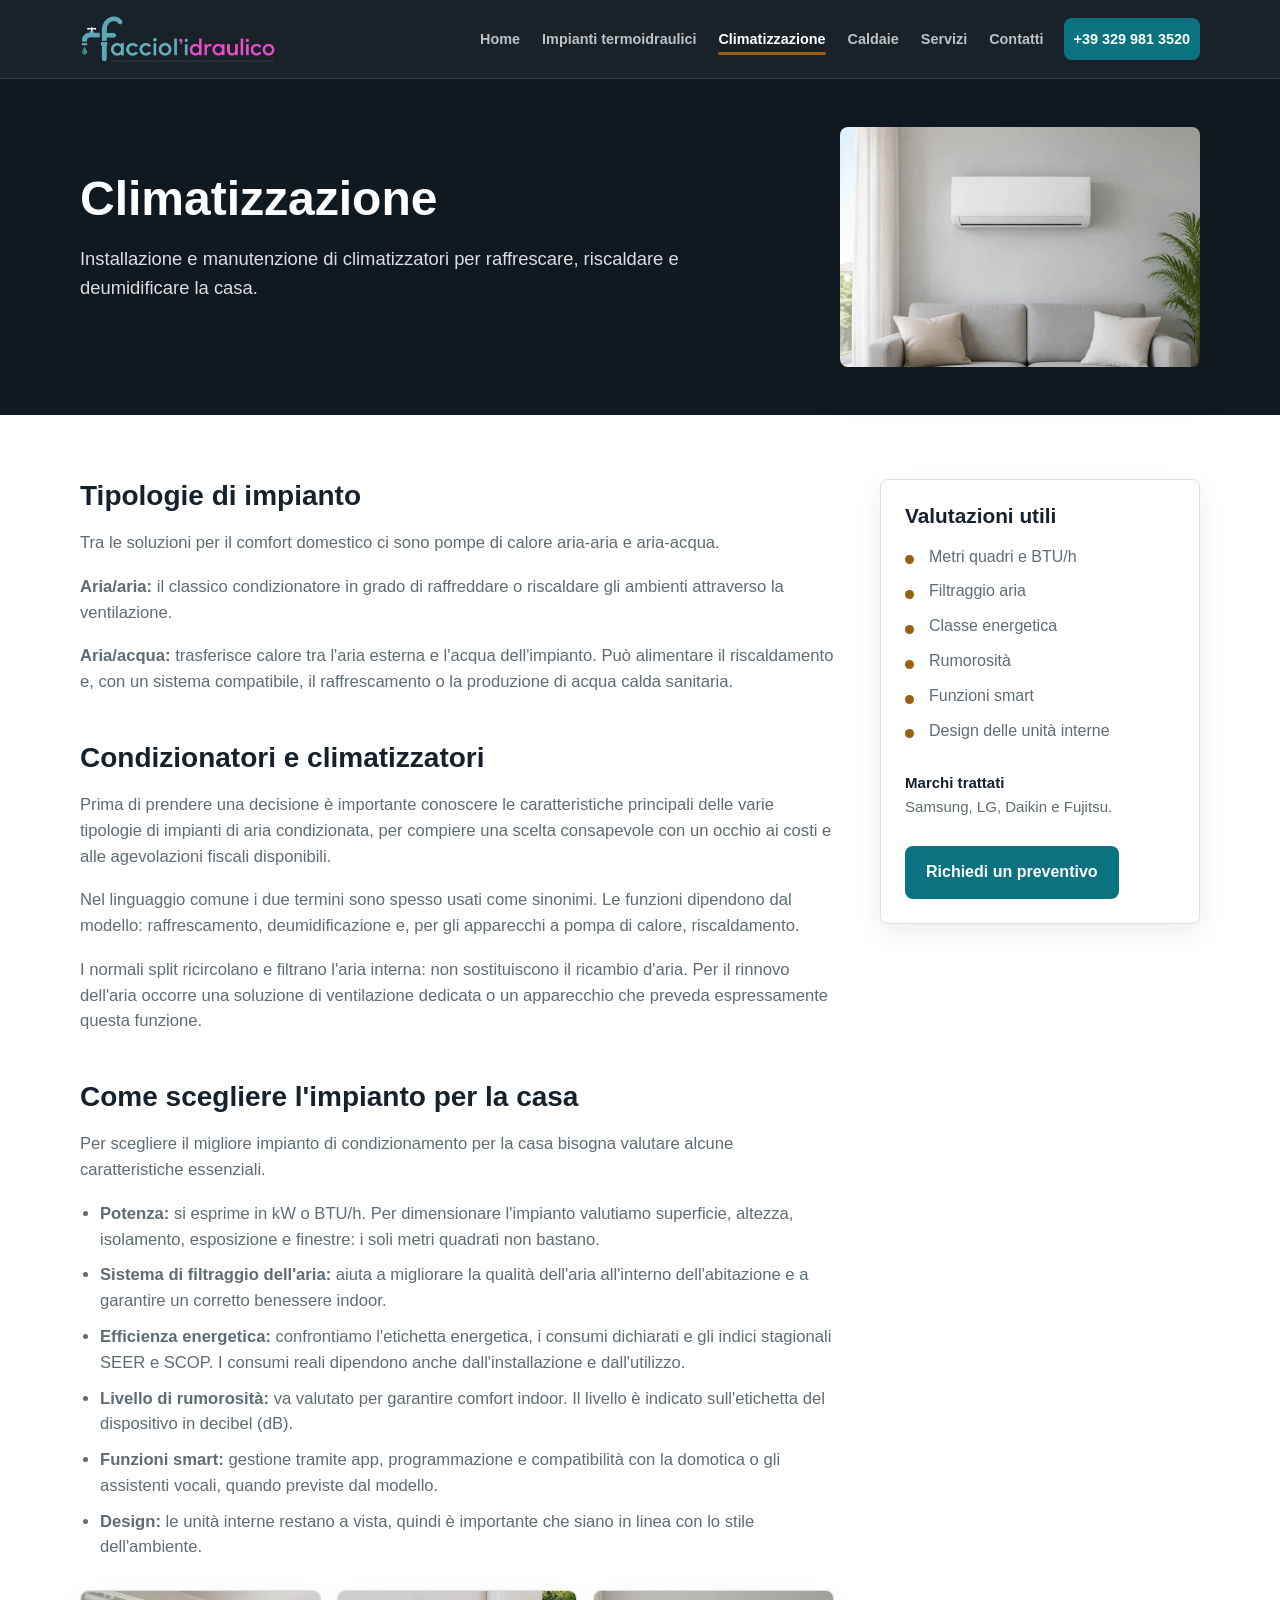
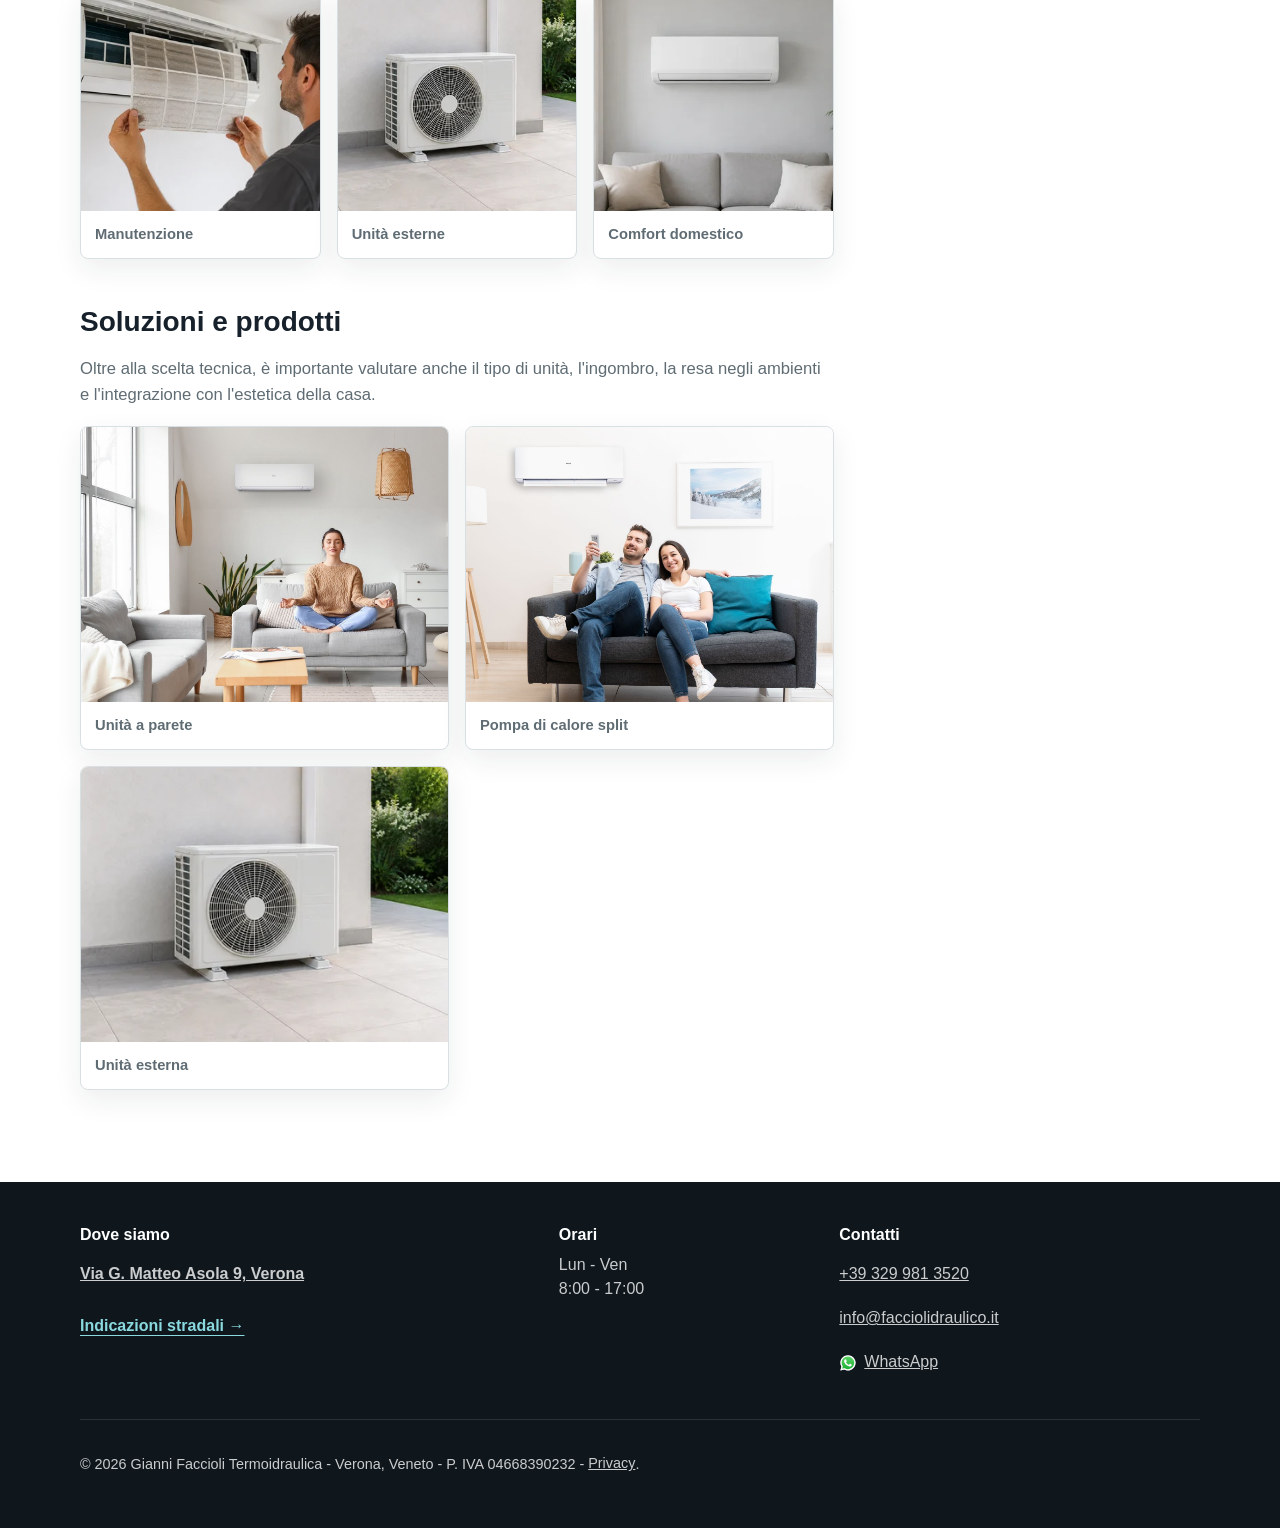
<file: docs/impianti-di-climatizzazione.html>
<!doctype html>
<html lang="it">
  <head>
    <meta charset="utf-8">
    <meta name="viewport" content="width=device-width, initial-scale=1">
    <meta name="description" content="Installazione e manutenzione climatizzatori a Verona: impianti aria/aria e aria/acqua, pulizia dei filtri e scelta della soluzione per la tua casa.">
    <title>Installazione e manutenzione climatizzatori a Verona &middot; Facciol'idraulico</title>
    <link rel="canonical" href="https://facciolidraulico.it/impianti-di-climatizzazione.html">
    <meta name="robots" content="index, follow, max-image-preview:large">
    <link rel="stylesheet" href="assets/styles.css?v=d1149bd2cf89">
    <script src="assets/script.js?v=f20ecb8b9eaa" defer></script>
  </head>
  <body>
    <a class="skip-link" href="#contenuto">Vai al contenuto</a>
    <header class="site-header">
      <div class="container header-inner">
        <a class="brand" href="index.html"><img src="assets/images/logo-new-alpha.png" alt="Facciol'idraulico" width="1489" height="359"></a>
        <a class="header-call" href="tel:+393299813520" aria-label="Chiama Gianni Faccioli">Chiama</a>
        <button class="nav-toggle" type="button" aria-expanded="false" aria-controls="site-nav" data-menu-toggle><span></span><span></span><span></span><span class="sr-only">Menu</span></button>
        <nav class="site-nav" id="site-nav" aria-label="Navigazione principale" data-nav>
          <a href="index.html" data-nav-link>Home</a>
          <a href="impianti-termoidraulici.html" data-nav-link>Impianti termoidraulici</a>
          <a href="impianti-di-climatizzazione.html" data-nav-link>Climatizzazione</a>
          <a href="caldaie.html" data-nav-link>Caldaie</a>
          <a href="servizi.html" data-nav-link>Servizi</a>
          <a href="contatti.html" data-nav-link>Contatti</a>
          <a class="nav-call" href="tel:+393299813520">+39 329 981 3520</a>
        </nav>
      </div>
    </header>
    <main id="contenuto">
      <section class="page-hero photo-hero">
        <div class="container page-hero-grid">
          <div>
            <h1>Climatizzazione</h1>
            <p class="lead">Installazione e manutenzione di climatizzatori per raffrescare, riscaldare e deumidificare la casa.</p>
          </div>
          <img class="scene-photo" src="assets/images/climatizzazione-interni.webp" srcset="assets/images/climatizzazione-interni-480.webp 480w, assets/images/climatizzazione-interni-960.webp 960w, assets/images/climatizzazione-interni.webp 1536w" sizes="(max-width: 920px) calc(100vw - 32px), 360px" alt="Climatizzatore a parete in soggiorno" width="1536" height="1024">
        </div>
      </section>

      <section class="section">
        <div class="container content-grid">
          <article class="rich-text">
            <h2>Tipologie di impianto</h2>
            <p>Tra le soluzioni per il comfort domestico ci sono pompe di calore aria-aria e aria-acqua.</p>
            <p><strong>Aria/aria:</strong> il classico condizionatore in grado di raffreddare o riscaldare gli ambienti attraverso la ventilazione.</p>
            <p><strong>Aria/acqua:</strong> trasferisce calore tra l'aria esterna e l'acqua dell'impianto. Pu&ograve; alimentare il riscaldamento e, con un sistema compatibile, il raffrescamento o la produzione di acqua calda sanitaria.</p>

            <h2>Condizionatori e climatizzatori</h2>
            <p>Prima di prendere una decisione &egrave; importante conoscere le caratteristiche principali delle varie tipologie di impianti di aria condizionata, per compiere una scelta consapevole con un occhio ai costi e alle agevolazioni fiscali disponibili.</p>
            <p>Nel linguaggio comune i due termini sono spesso usati come sinonimi. Le funzioni dipendono dal modello: raffrescamento, deumidificazione e, per gli apparecchi a pompa di calore, riscaldamento.</p>
            <p>I normali split ricircolano e filtrano l'aria interna: non sostituiscono il ricambio d'aria. Per il rinnovo dell'aria occorre una soluzione di ventilazione dedicata o un apparecchio che preveda espressamente questa funzione.</p>

            <h2>Come scegliere l'impianto per la casa</h2>
            <p>Per scegliere il migliore impianto di condizionamento per la casa bisogna valutare alcune caratteristiche essenziali.</p>
            <ul>
              <li><strong>Potenza:</strong> si esprime in kW o BTU/h. Per dimensionare l'impianto valutiamo superficie, altezza, isolamento, esposizione e finestre: i soli metri quadrati non bastano.</li>
              <li><strong>Sistema di filtraggio dell'aria:</strong> aiuta a migliorare la qualit&agrave; dell'aria all'interno dell'abitazione e a garantire un corretto benessere indoor.</li>
              <li><strong>Efficienza energetica:</strong> confrontiamo l'etichetta energetica, i consumi dichiarati e gli indici stagionali SEER e SCOP. I consumi reali dipendono anche dall'installazione e dall'utilizzo.</li>
              <li><strong>Livello di rumorosit&agrave;:</strong> va valutato per garantire comfort indoor. Il livello &egrave; indicato sull'etichetta del dispositivo in decibel (dB).</li>
              <li><strong>Funzioni smart:</strong> gestione tramite app, programmazione e compatibilit&agrave; con la domotica o gli assistenti vocali, quando previste dal modello.</li>
              <li><strong>Design:</strong> le unit&agrave; interne restano a vista, quindi &egrave; importante che siano in linea con lo stile dell'ambiente.</li>
            </ul>

            <div class="image-grid">
              <figure class="image-tile">
                <img class="maintenance-photo" src="assets/images/climatizzazione-manutenzione.webp" srcset="assets/images/climatizzazione-manutenzione-480.webp 480w, assets/images/climatizzazione-manutenzione-960.webp 960w, assets/images/climatizzazione-manutenzione.webp 1536w" sizes="(max-width: 560px) calc(100vw - 32px), 360px" alt="Controllo del filtro di un climatizzatore" width="1536" height="1024" loading="lazy" decoding="async">
                <figcaption>Manutenzione</figcaption>
              </figure>
              <figure class="image-tile">
                <img src="assets/images/climatizzazione-esterna.webp" srcset="assets/images/climatizzazione-esterna-480.webp 480w, assets/images/climatizzazione-esterna-960.webp 960w, assets/images/climatizzazione-esterna.webp 1536w" sizes="(max-width: 560px) calc(100vw - 32px), 360px" alt="Unit&agrave; esterna di un climatizzatore" width="1536" height="1024" loading="lazy" decoding="async">
                <figcaption>Unit&agrave; esterne</figcaption>
              </figure>
              <figure class="image-tile">
                <img src="assets/images/climatizzazione-interni.webp" srcset="assets/images/climatizzazione-interni-480.webp 480w, assets/images/climatizzazione-interni-960.webp 960w, assets/images/climatizzazione-interni.webp 1536w" sizes="(max-width: 560px) calc(100vw - 32px), 360px" alt="Climatizzatore a parete in soggiorno" width="1536" height="1024" loading="lazy" decoding="async">
                <figcaption>Comfort domestico</figcaption>
              </figure>
            </div>

            <h2>Soluzioni e prodotti</h2>
            <p>Oltre alla scelta tecnica, &egrave; importante valutare anche il tipo di unit&agrave;, l'ingombro, la resa negli ambienti e l'integrazione con l'estetica della casa.</p>
            <div class="image-grid product-gallery clima-products" aria-label="Esempi di climatizzatori">
              <figure class="image-tile">
                <img src="assets/images/clima-fotorama-1.jpg" alt="Climatizzatore a parete" width="1920" height="1080" loading="lazy" decoding="async">
                <figcaption>Unit&agrave; a parete</figcaption>
              </figure>
              <figure class="image-tile">
                <img src="assets/images/clima-fotorama-2.jpg" alt="Climatizzatore a parete in un ambiente residenziale" width="1920" height="1080" loading="lazy" decoding="async">
                <figcaption>Pompa di calore split</figcaption>
              </figure>
              <figure class="image-tile">
                <img src="assets/images/climatizzazione-esterna.webp" srcset="assets/images/climatizzazione-esterna-480.webp 480w, assets/images/climatizzazione-esterna-960.webp 960w, assets/images/climatizzazione-esterna.webp 1536w" sizes="(max-width: 560px) calc(100vw - 32px), 360px" alt="Unit&agrave; esterna di un climatizzatore" width="1536" height="1024" loading="lazy" decoding="async">
                <figcaption>Unit&agrave; esterna</figcaption>
              </figure>
            </div>
          </article>

          <aside class="side-panel">
            <h2>Valutazioni utili</h2>
            <ul class="check-list">
              <li>Metri quadri e BTU/h</li>
              <li>Filtraggio aria</li>
              <li>Classe energetica</li>
              <li>Rumorosit&agrave;</li>
              <li>Funzioni smart</li>
              <li>Design delle unit&agrave; interne</li>
            </ul>
            <div class="brand-strip">
              <p><strong>Marchi trattati</strong><br>Samsung, LG, Daikin e Fujitsu.</p>
            </div>
            <a class="button primary" href="contatti.html">Richiedi un preventivo</a>
          </aside>
        </div>
      </section>
    </main>
    <footer class="site-footer">
      <div class="container footer-grid">
        <div><h2>Dove siamo</h2><p><a class="footer-address" href="https://www.google.com/maps/search/?api=1&query=Via%20G.%20Matteo%20Asola%209%2C%20Verona" target="_blank" rel="noreferrer">Via G. Matteo Asola 9, Verona</a></p><a class="footer-map" href="https://www.google.com/maps/search/?api=1&query=Via%20G.%20Matteo%20Asola%209%2C%20Verona" target="_blank" rel="noreferrer" aria-label="Apri la mappa di Via G. Matteo Asola 9, Verona">Indicazioni stradali &rarr;</a></div>
        <div><h2>Orari</h2><p>Lun - Ven<br>8:00 - 17:00</p></div>
        <div><h2>Contatti</h2><p><a href="tel:+393299813520">+39 329 981 3520</a><br><a href="mailto:info@facciolidraulico.it">info@facciolidraulico.it</a><br><a class="whatsapp-link" href="https://wa.me/393299813520" target="_blank" rel="noreferrer"><img class="whatsapp-icon" src="assets/images/whatsapp-logo.svg" alt="" width="32" height="32">WhatsApp</a></p></div>
      </div>
      <p class="copyright">&copy; <span data-year></span> Gianni Faccioli Termoidraulica - Verona, Veneto - P. IVA 04668390232 - <a href="privacy.html">Privacy</a>.</p>
    </footer>
  </body>
</html>
</file>
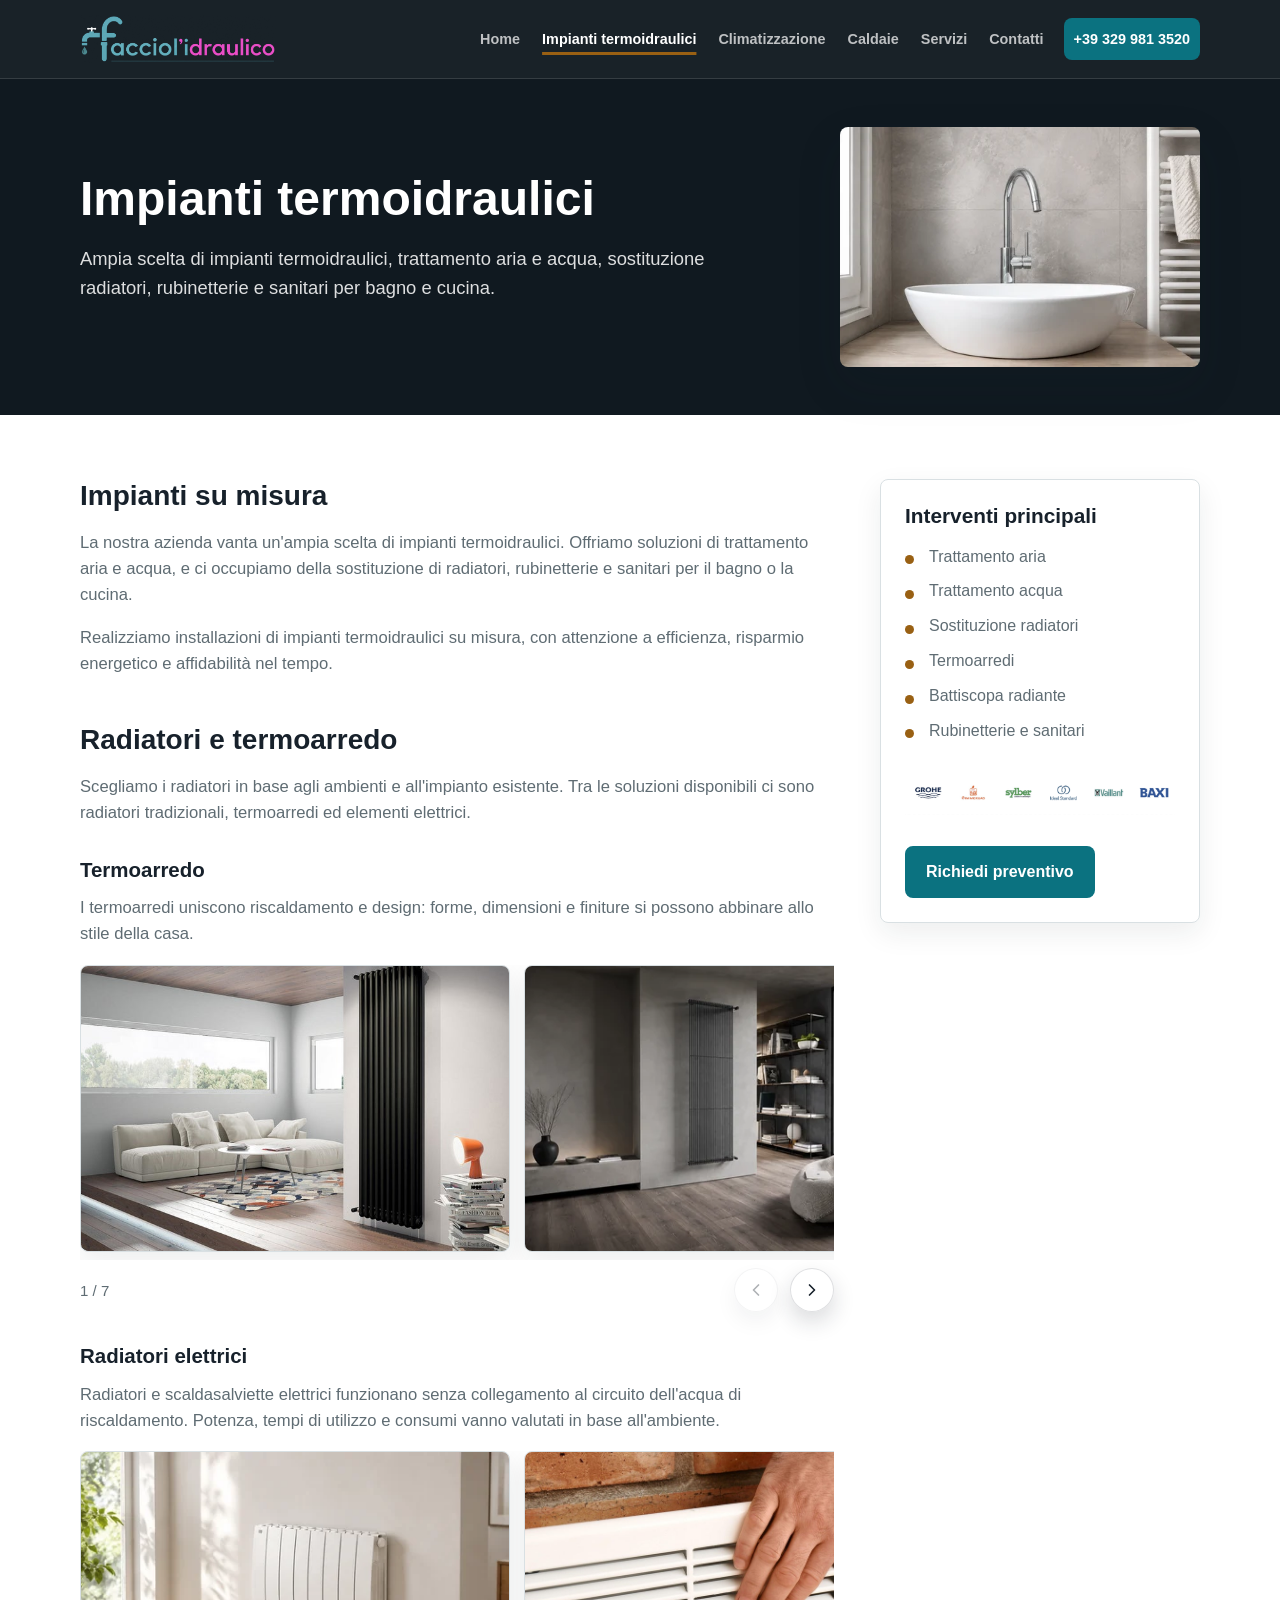
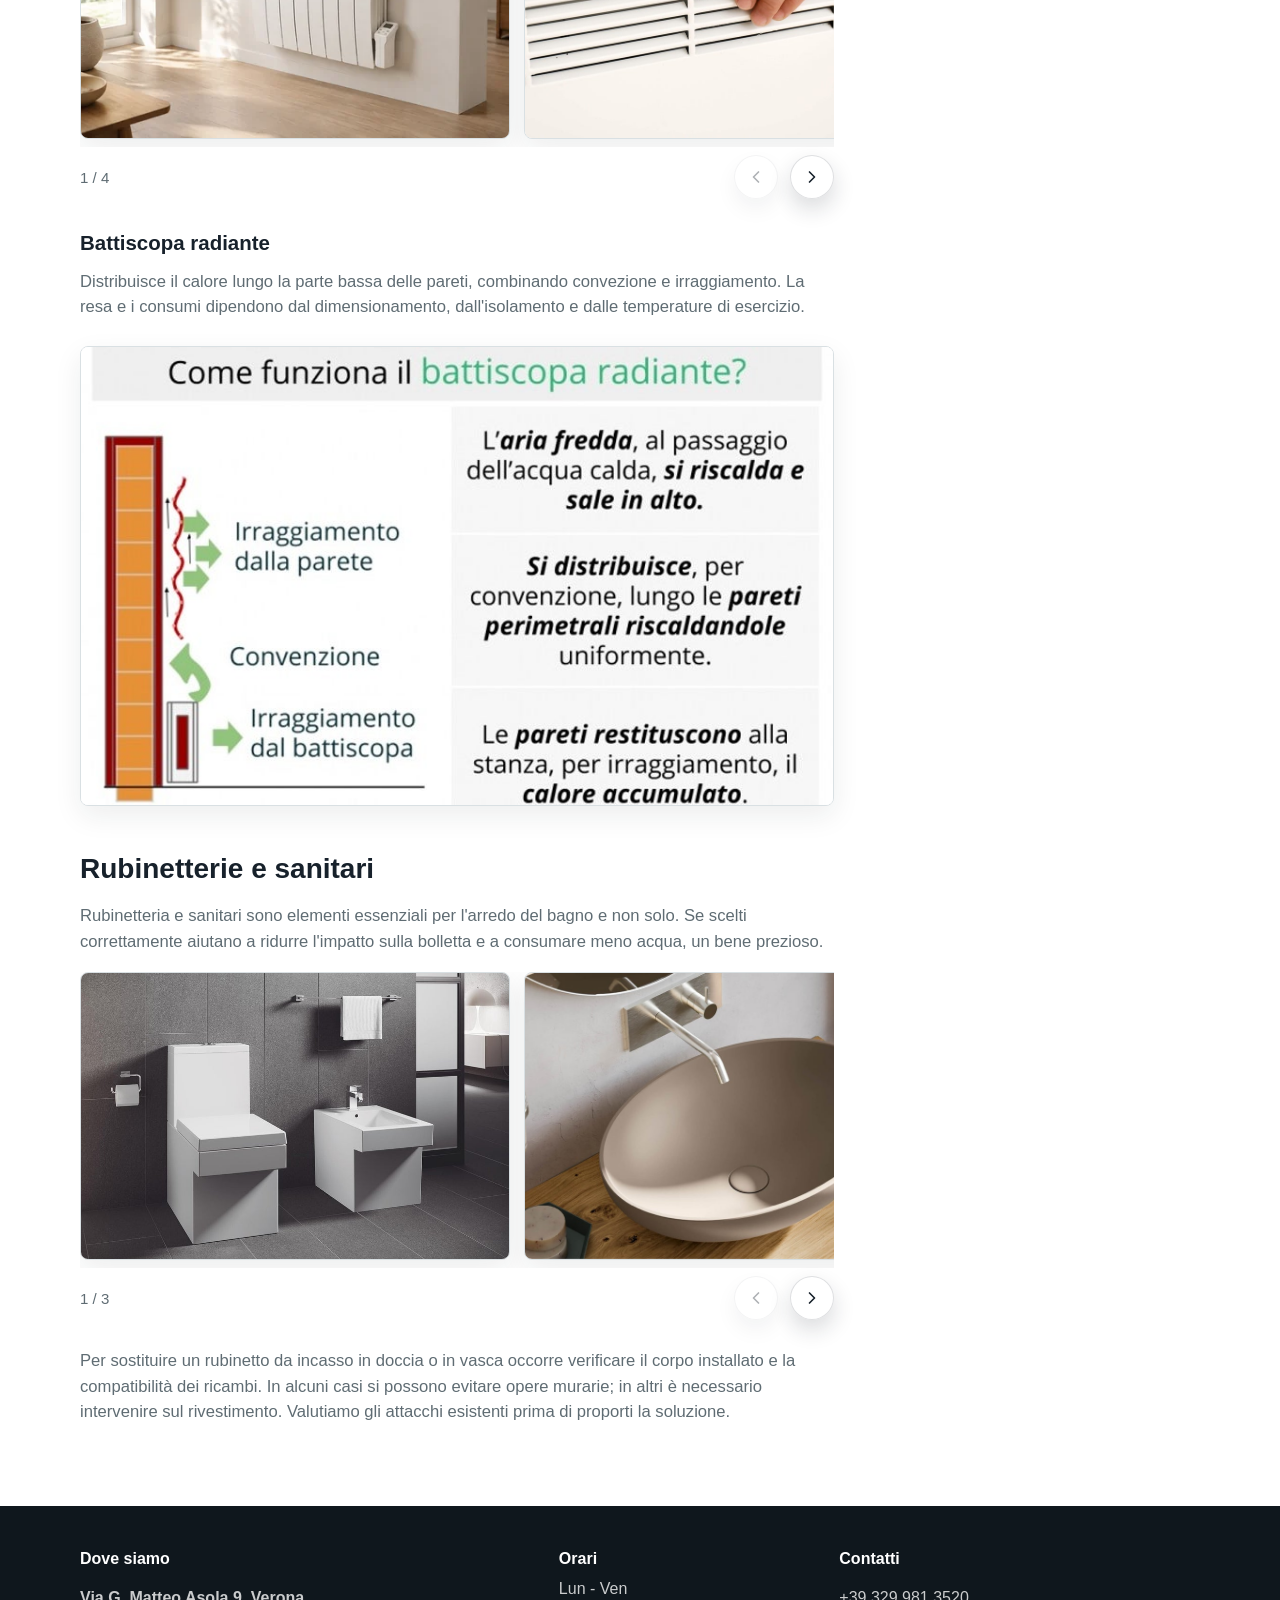
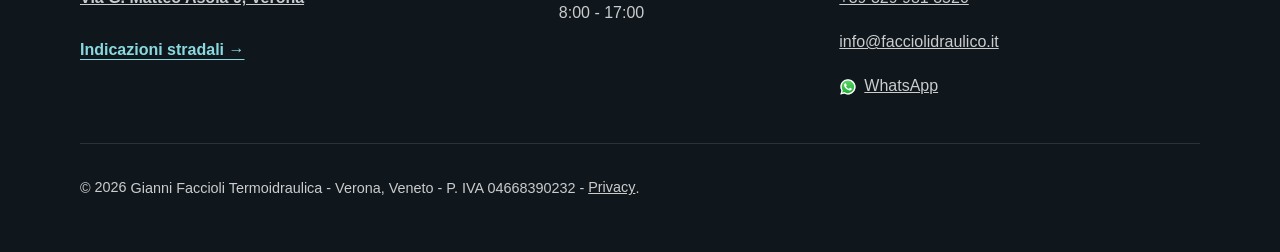
<file: docs/impianti-termoidraulici.html>
<!doctype html>
<html lang="it">
  <head>
    <meta charset="utf-8">
    <meta name="viewport" content="width=device-width, initial-scale=1">
    <meta name="description" content="Impianti termoidraulici a Verona: trattamento aria e acqua, radiatori, termoarredi, battiscopa radiante, rubinetterie e sanitari.">
    <title>Impianti termoidraulici a Verona &middot; Facciol'idraulico</title>
    <link rel="canonical" href="https://facciolidraulico.it/impianti-termoidraulici.html">
    <meta name="robots" content="index, follow, max-image-preview:large">
    <link rel="stylesheet" href="assets/styles.css?v=d1149bd2cf89">
    <script src="assets/script.js?v=f20ecb8b9eaa" defer></script>
  </head>
  <body>
    <a class="skip-link" href="#contenuto">Vai al contenuto</a>
    <header class="site-header">
      <div class="container header-inner">
        <a class="brand" href="index.html"><img src="assets/images/logo-new-alpha.png" alt="Facciol'idraulico" width="1489" height="359"></a>
        <a class="header-call" href="tel:+393299813520" aria-label="Chiama Gianni Faccioli">Chiama</a>
        <button class="nav-toggle" type="button" aria-expanded="false" aria-controls="site-nav" data-menu-toggle><span></span><span></span><span></span><span class="sr-only">Menu</span></button>
        <nav class="site-nav" id="site-nav" aria-label="Navigazione principale" data-nav>
          <a href="index.html" data-nav-link>Home</a>
          <a href="impianti-termoidraulici.html" data-nav-link>Impianti termoidraulici</a>
          <a href="impianti-di-climatizzazione.html" data-nav-link>Climatizzazione</a>
          <a href="caldaie.html" data-nav-link>Caldaie</a>
          <a href="servizi.html" data-nav-link>Servizi</a>
          <a href="contatti.html" data-nav-link>Contatti</a>
          <a class="nav-call" href="tel:+393299813520">+39 329 981 3520</a>
        </nav>
      </div>
    </header>
    <main id="contenuto">
      <section class="page-hero photo-hero">
        <div class="container page-hero-grid">
          <div>
            <h1>Impianti termoidraulici</h1>
            <p class="lead">Ampia scelta di impianti termoidraulici, trattamento aria e acqua, sostituzione radiatori, rubinetterie e sanitari per bagno e cucina.</p>
          </div>
          <img class="scene-photo" src="assets/images/impianti-bagno.webp" srcset="assets/images/impianti-bagno-480.webp 480w, assets/images/impianti-bagno-960.webp 960w, assets/images/impianti-bagno.webp 1536w" sizes="(max-width: 920px) calc(100vw - 32px), 360px" alt="Rubinetteria, lavabo e termoarredo in bagno" width="1536" height="1024">
        </div>
      </section>

      <section class="section">
        <div class="container content-grid">
          <article class="rich-text">
            <h2>Impianti su misura</h2>
            <p>La nostra azienda vanta un'ampia scelta di impianti termoidraulici. Offriamo soluzioni di trattamento aria e acqua, e ci occupiamo della sostituzione di radiatori, rubinetterie e sanitari per il bagno o la cucina.</p>
            <p>Realizziamo installazioni di impianti termoidraulici su misura, con attenzione a efficienza, risparmio energetico e affidabilit&agrave; nel tempo.</p>

            <h2>Radiatori e termoarredo</h2>
            <p>Scegliamo i radiatori in base agli ambienti e all'impianto esistente. Tra le soluzioni disponibili ci sono radiatori tradizionali, termoarredi ed elementi elettrici.</p>

            <h3>Termoarredo</h3>
            <p>I termoarredi uniscono riscaldamento e design: forme, dimensioni e finiture si possono abbinare allo stile della casa.</p>

            <div class="scroll-gallery-frame">
              <button class="gallery-arrow gallery-arrow-prev" type="button" aria-label="Immagini precedenti" data-gallery-scroll="prev"><svg width="20" height="20" viewBox="0 0 24 24" fill="none" stroke="currentColor" stroke-width="2" stroke-linecap="round" stroke-linejoin="round" aria-hidden="true" focusable="false"><path d="m15 18-6-6 6-6"></path></svg></button>
              <div class="image-grid product-gallery scroll-gallery" aria-label="Esempi di termoarredo" tabindex="0" data-gallery>
                <figure class="image-tile">
                  <img src="assets/images/impianti-termoarredo-tesi.jpg" alt="Radiatore verticale da arredo in soggiorno" width="798" height="449" loading="lazy" decoding="async">
                </figure>
                <figure class="image-tile">
                  <img src="assets/images/impianti-termoarredo-arpa-wide.webp" srcset="assets/images/impianti-termoarredo-arpa-wide-480.webp 480w, assets/images/impianti-termoarredo-arpa-wide-960.webp 960w, assets/images/impianti-termoarredo-arpa-wide.webp 1536w" sizes="(max-width: 560px) 90vw, 430px" alt="Termoarredo a colonna" width="1536" height="1024" loading="lazy" decoding="async">
                </figure>
                <figure class="image-tile">
                  <img src="assets/images/impianti-termoarredo-brem.jpg" alt="Termoarredo decorativo a parete" width="798" height="449" loading="lazy" decoding="async">
                </figure>
                <figure class="image-tile">
                  <img src="assets/images/impianti-termoarredo-design.jpg" alt="Radiatore design in camera" width="666" height="449" loading="lazy" decoding="async">
                </figure>
                <figure class="image-tile">
                  <img src="assets/images/impianti-termoarredo-gransasso.jpg" alt="Radiatore decorativo effetto pietra" width="798" height="449" loading="lazy" decoding="async">
                </figure>
                <figure class="image-tile">
                  <img src="assets/images/impianti-termoarredo-extra-wide.webp" srcset="assets/images/impianti-termoarredo-extra-wide-480.webp 480w, assets/images/impianti-termoarredo-extra-wide-960.webp 960w, assets/images/impianti-termoarredo-extra-wide.webp 1536w" sizes="(max-width: 560px) 90vw, 430px" alt="Termoarredo in ambiente domestico" width="1536" height="1024" loading="lazy" decoding="async">
                </figure>
                <figure class="image-tile">
                  <img src="assets/images/impianti-termoarredo-juta.jpg" alt="Termoarredo in bagno" width="798" height="449" loading="lazy" decoding="async">
                </figure>
              </div>
              <button class="gallery-arrow gallery-arrow-next" type="button" aria-label="Immagini successive" data-gallery-scroll="next"><svg width="20" height="20" viewBox="0 0 24 24" fill="none" stroke="currentColor" stroke-width="2" stroke-linecap="round" stroke-linejoin="round" aria-hidden="true" focusable="false"><path d="m9 18 6-6-6-6"></path></svg></button>
            </div>

            <h3>Radiatori elettrici</h3>
            <p>Radiatori e scaldasalviette elettrici funzionano senza collegamento al circuito dell'acqua di riscaldamento. Potenza, tempi di utilizzo e consumi vanno valutati in base all'ambiente.</p>

            <div class="scroll-gallery-frame">
              <button class="gallery-arrow gallery-arrow-prev" type="button" aria-label="Immagini precedenti" data-gallery-scroll="prev"><svg width="20" height="20" viewBox="0 0 24 24" fill="none" stroke="currentColor" stroke-width="2" stroke-linecap="round" stroke-linejoin="round" aria-hidden="true" focusable="false"><path d="m15 18-6-6 6-6"></path></svg></button>
              <div class="image-grid product-gallery scroll-gallery" aria-label="Esempi di radiatori elettrici" tabindex="0" data-gallery>
                <figure class="image-tile">
                  <img src="assets/images/impianti-elettrici-1-wide.webp" srcset="assets/images/impianti-elettrici-1-wide-480.webp 480w, assets/images/impianti-elettrici-1-wide-960.webp 960w, assets/images/impianti-elettrici-1-wide.webp 1536w" sizes="(max-width: 560px) 90vw, 430px" alt="Radiatore elettrico con comando integrato a parete" width="1536" height="1024" loading="lazy" decoding="async">
                </figure>
                <figure class="image-tile">
                  <img src="assets/images/impianti-elettrici-2.jpg" alt="Pannello radiante elettrico" width="1067" height="600" loading="lazy" decoding="async">
                </figure>
                <figure class="image-tile">
                  <img src="assets/images/impianti-elettrici-3.jpg" alt="Scaldasalviette elettrico in bagno" width="848" height="600" loading="lazy" decoding="async">
                </figure>
                <figure class="image-tile">
                  <img src="assets/images/impianti-elettrici-4.webp" alt="Radiatore elettrico in bagno" width="1919" height="1438" loading="lazy" decoding="async">
                </figure>
              </div>
              <button class="gallery-arrow gallery-arrow-next" type="button" aria-label="Immagini successive" data-gallery-scroll="next"><svg width="20" height="20" viewBox="0 0 24 24" fill="none" stroke="currentColor" stroke-width="2" stroke-linecap="round" stroke-linejoin="round" aria-hidden="true" focusable="false"><path d="m9 18 6-6-6-6"></path></svg></button>
            </div>

            <h3>Battiscopa radiante</h3>
            <p>Distribuisce il calore lungo la parte bassa delle pareti, combinando convezione e irraggiamento. La resa e i consumi dipendono dal dimensionamento, dall'isolamento e dalle temperature di esercizio.</p>

            <figure class="inline-visual">
              <a class="image-link" href="assets/images/battiscopa-radiante.jpg" aria-label="Ingrandisci: Schema di funzionamento del battiscopa radiante" data-image-link><img src="assets/images/battiscopa-radiante.jpg" alt="Schema di funzionamento del battiscopa radiante" width="800" height="487" loading="lazy" decoding="async"></a>
            </figure>

            <h2>Rubinetterie e sanitari</h2>
            <p>Rubinetteria e sanitari sono elementi essenziali per l'arredo del bagno e non solo. Se scelti correttamente aiutano a ridurre l'impatto sulla bolletta e a consumare meno acqua, un bene prezioso.</p>

            <div class="scroll-gallery-frame">
              <button class="gallery-arrow gallery-arrow-prev" type="button" aria-label="Immagini precedenti" data-gallery-scroll="prev"><svg width="20" height="20" viewBox="0 0 24 24" fill="none" stroke="currentColor" stroke-width="2" stroke-linecap="round" stroke-linejoin="round" aria-hidden="true" focusable="false"><path d="m15 18-6-6 6-6"></path></svg></button>
              <div class="image-grid product-gallery scroll-gallery" aria-label="Esempi di sanitari e rubinetterie" tabindex="0" data-gallery>
                <figure class="image-tile">
                  <img src="assets/images/impianti-rubinetterie-1.jpg" alt="Sanitari sospesi in bagno moderno" width="848" height="600" loading="lazy" decoding="async">
                </figure>
                <figure class="image-tile">
                  <img src="assets/images/impianti-rubinetterie-2.jpg" alt="Lavabo da appoggio con rubinetteria" width="1142" height="600" loading="lazy" decoding="async">
                </figure>
                <figure class="image-tile">
                  <img src="assets/images/impianti-rubinetterie-3.jpg" alt="Rubinetteria vasca e doccia" width="899" height="600" loading="lazy" decoding="async">
                </figure>
              </div>
              <button class="gallery-arrow gallery-arrow-next" type="button" aria-label="Immagini successive" data-gallery-scroll="next"><svg width="20" height="20" viewBox="0 0 24 24" fill="none" stroke="currentColor" stroke-width="2" stroke-linecap="round" stroke-linejoin="round" aria-hidden="true" focusable="false"><path d="m9 18 6-6-6-6"></path></svg></button>
            </div>

            <p>Per sostituire un rubinetto da incasso in doccia o in vasca occorre verificare il corpo installato e la compatibilit&agrave; dei ricambi. In alcuni casi si possono evitare opere murarie; in altri &egrave; necessario intervenire sul rivestimento. Valutiamo gli attacchi esistenti prima di proporti la soluzione.</p>
          </article>

          <aside class="side-panel">
            <h2>Interventi principali</h2>
            <ul class="check-list">
              <li>Trattamento aria</li>
              <li>Trattamento acqua</li>
              <li>Sostituzione radiatori</li>
              <li>Termoarredi</li>
              <li>Battiscopa radiante</li>
              <li>Rubinetterie e sanitari</li>
            </ul>
            <div class="brand-strip">
              <img src="assets/images/impianti-banner.png" alt="Marchi trattati per impianti termoidraulici" width="800" height="137" loading="lazy" decoding="async">
            </div>
            <a class="button primary" href="contatti.html">Richiedi preventivo</a>
          </aside>
        </div>
      </section>
    </main>
    <footer class="site-footer">
      <div class="container footer-grid">
        <div><h2>Dove siamo</h2><p><a class="footer-address" href="https://www.google.com/maps/search/?api=1&query=Via%20G.%20Matteo%20Asola%209%2C%20Verona" target="_blank" rel="noreferrer">Via G. Matteo Asola 9, Verona</a></p><a class="footer-map" href="https://www.google.com/maps/search/?api=1&query=Via%20G.%20Matteo%20Asola%209%2C%20Verona" target="_blank" rel="noreferrer" aria-label="Apri la mappa di Via G. Matteo Asola 9, Verona">Indicazioni stradali &rarr;</a></div>
        <div><h2>Orari</h2><p>Lun - Ven<br>8:00 - 17:00</p></div>
        <div><h2>Contatti</h2><p><a href="tel:+393299813520">+39 329 981 3520</a><br><a href="mailto:info@facciolidraulico.it">info@facciolidraulico.it</a><br><a class="whatsapp-link" href="https://wa.me/393299813520" target="_blank" rel="noreferrer"><img class="whatsapp-icon" src="assets/images/whatsapp-logo.svg" alt="" width="32" height="32">WhatsApp</a></p></div>
      </div>
      <p class="copyright">&copy; <span data-year></span> Gianni Faccioli Termoidraulica - Verona, Veneto - P. IVA 04668390232 - <a href="privacy.html">Privacy</a>.</p>
    </footer>
  </body>
</html>
</file>
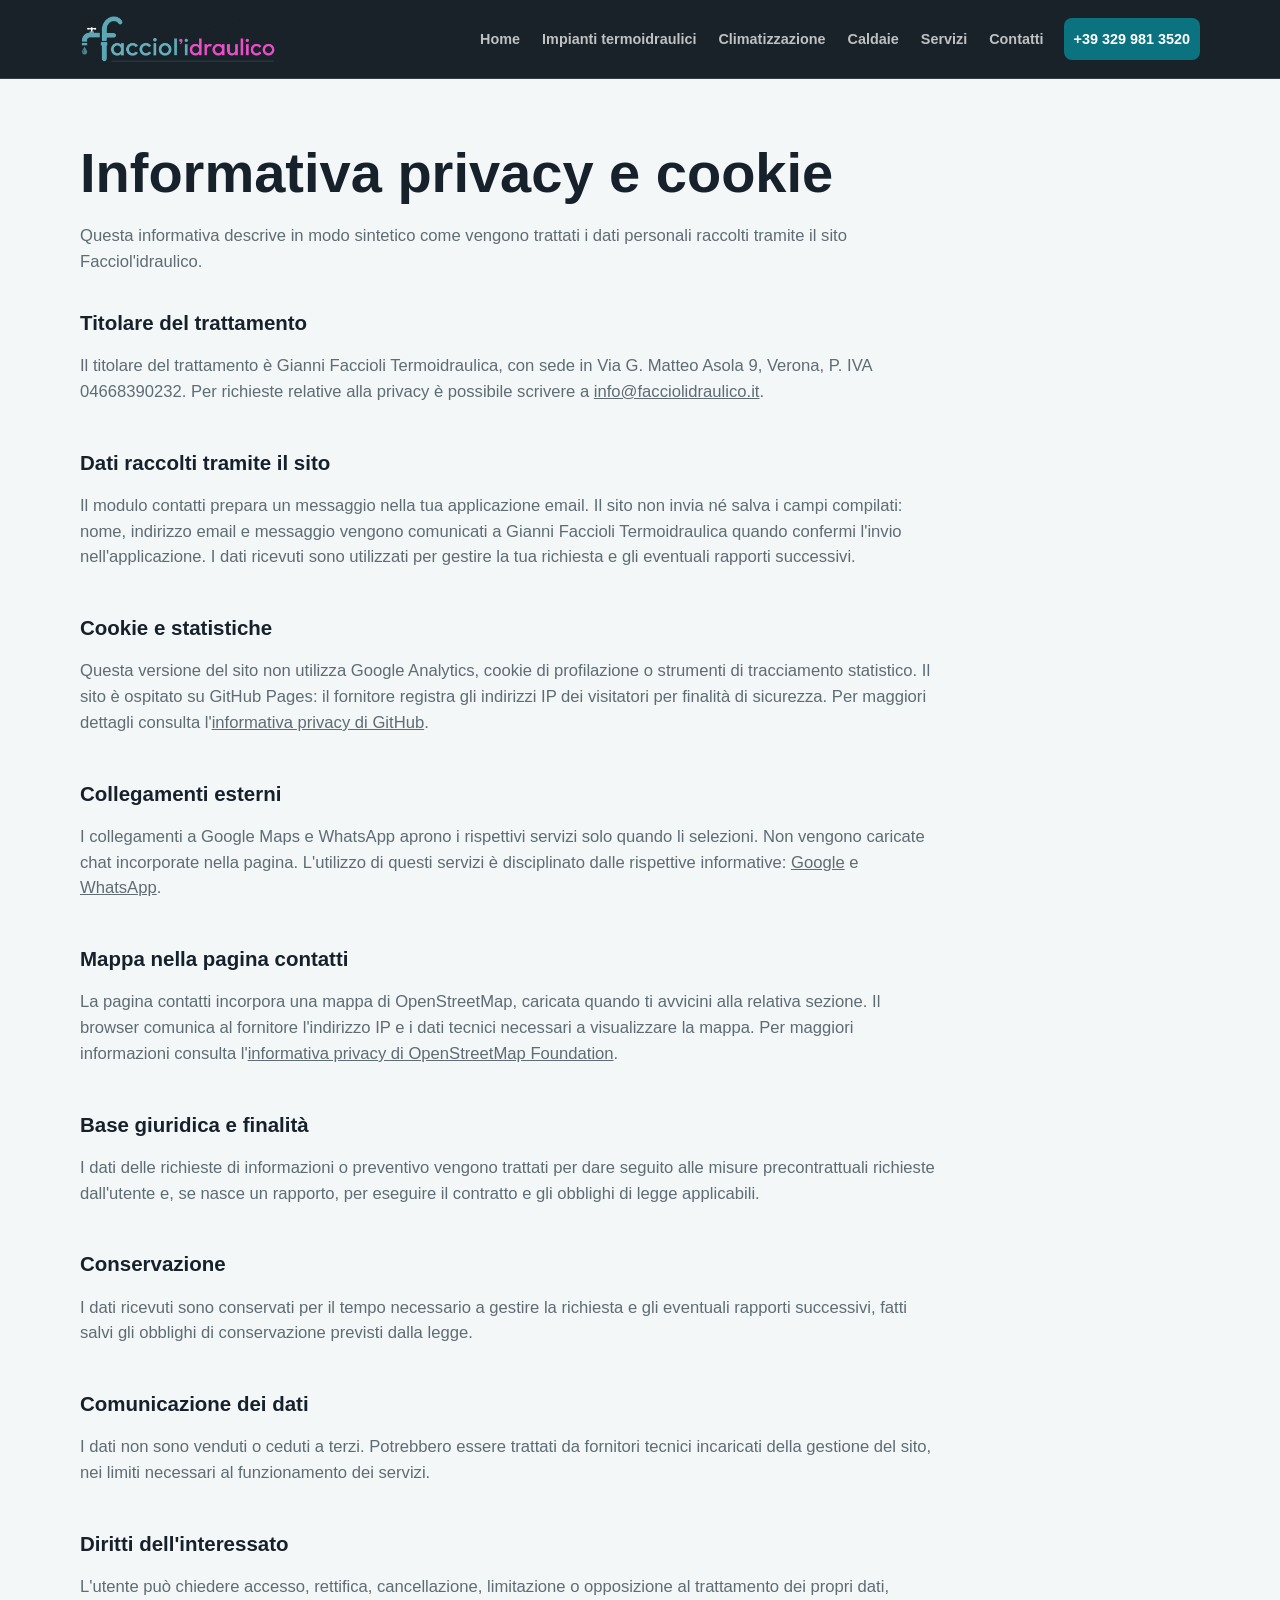
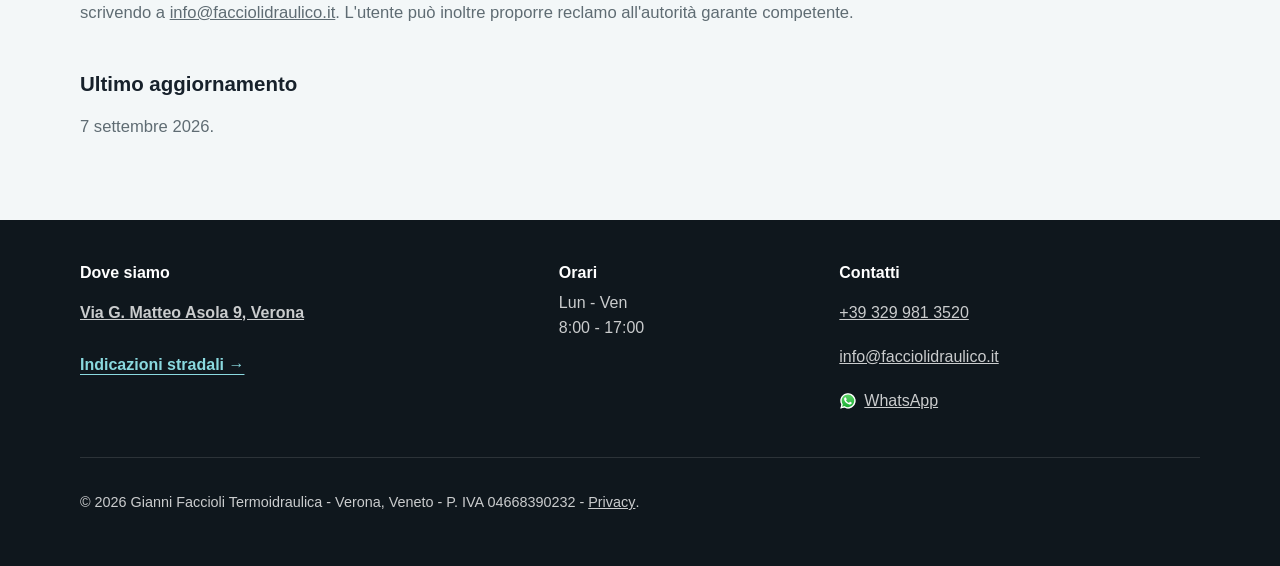
<file: docs/privacy.html>
<!doctype html>
<html lang="it">
  <head>
    <meta charset="utf-8">
    <meta name="viewport" content="width=device-width, initial-scale=1">
    <meta name="description" content="Informativa privacy e cookie di Facciol'idraulico.">
    <title>Privacy e cookie &middot; Facciol'idraulico</title>
    <link rel="canonical" href="https://facciolidraulico.it/privacy.html">
    <meta name="robots" content="index, follow, max-image-preview:large">
    <link rel="stylesheet" href="assets/styles.css?v=d1149bd2cf89">
    <script src="assets/script.js?v=f20ecb8b9eaa" defer></script>
  </head>
  <body>
    <a class="skip-link" href="#contenuto">Vai al contenuto</a>
    <header class="site-header">
      <div class="container header-inner">
        <a class="brand" href="index.html"><img src="assets/images/logo-new-alpha.png" alt="Facciol'idraulico" width="1489" height="359"></a>
        <a class="header-call" href="tel:+393299813520" aria-label="Chiama Gianni Faccioli">Chiama</a>
        <button class="nav-toggle" type="button" aria-expanded="false" aria-controls="site-nav" data-menu-toggle><span></span><span></span><span></span><span class="sr-only">Menu</span></button>
        <nav class="site-nav" id="site-nav" aria-label="Navigazione principale" data-nav>
          <a href="index.html" data-nav-link>Home</a>
          <a href="impianti-termoidraulici.html" data-nav-link>Impianti termoidraulici</a>
          <a href="impianti-di-climatizzazione.html" data-nav-link>Climatizzazione</a>
          <a href="caldaie.html" data-nav-link>Caldaie</a>
          <a href="servizi.html" data-nav-link>Servizi</a>
          <a href="contatti.html" data-nav-link>Contatti</a>
          <a class="nav-call" href="tel:+393299813520">+39 329 981 3520</a>
        </nav>
      </div>
    </header>

    <main id="contenuto">
      <section class="section legal-page">
        <div class="container">
          <div class="section-head">
            <h1>Informativa privacy e cookie</h1>
            <p>Questa informativa descrive in modo sintetico come vengono trattati i dati personali raccolti tramite il sito Facciol'idraulico.</p>
          </div>

          <div class="rich-text legal-text">
            <h2>Titolare del trattamento</h2>
            <p>Il titolare del trattamento &egrave; Gianni Faccioli Termoidraulica, con sede in Via G. Matteo Asola 9, Verona, P. IVA 04668390232. Per richieste relative alla privacy &egrave; possibile scrivere a <a href="mailto:info@facciolidraulico.it">info@facciolidraulico.it</a>.</p>

            <h2>Dati raccolti tramite il sito</h2>
            <p>Il modulo contatti prepara un messaggio nella tua applicazione email. Il sito non invia n&eacute; salva i campi compilati: nome, indirizzo email e messaggio vengono comunicati a Gianni Faccioli Termoidraulica quando confermi l'invio nell'applicazione. I dati ricevuti sono utilizzati per gestire la tua richiesta e gli eventuali rapporti successivi.</p>

            <h2>Cookie e statistiche</h2>
            <p>Questa versione del sito non utilizza Google Analytics, cookie di profilazione o strumenti di tracciamento statistico. Il sito &egrave; ospitato su GitHub Pages: il fornitore registra gli indirizzi IP dei visitatori per finalit&agrave; di sicurezza. Per maggiori dettagli consulta l'<a href="https://docs.github.com/en/site-policy/privacy-policies/github-general-privacy-statement" target="_blank" rel="noreferrer">informativa privacy di GitHub</a>.</p>

            <h2>Collegamenti esterni</h2>
            <p>I collegamenti a Google Maps e WhatsApp aprono i rispettivi servizi solo quando li selezioni. Non vengono caricate chat incorporate nella pagina. L'utilizzo di questi servizi &egrave; disciplinato dalle rispettive informative: <a href="https://policies.google.com/privacy?hl=it" target="_blank" rel="noreferrer">Google</a> e <a href="https://www.whatsapp.com/legal/privacy-policy" target="_blank" rel="noreferrer">WhatsApp</a>.</p>

            <h2>Mappa nella pagina contatti</h2>
            <p>La pagina contatti incorpora una mappa di OpenStreetMap, caricata quando ti avvicini alla relativa sezione. Il browser comunica al fornitore l'indirizzo IP e i dati tecnici necessari a visualizzare la mappa. Per maggiori informazioni consulta l'<a href="https://osmfoundation.org/wiki/Privacy_Policy" target="_blank" rel="noreferrer">informativa privacy di OpenStreetMap Foundation</a>.</p>

            <h2>Base giuridica e finalit&agrave;</h2>
            <p>I dati delle richieste di informazioni o preventivo vengono trattati per dare seguito alle misure precontrattuali richieste dall'utente e, se nasce un rapporto, per eseguire il contratto e gli obblighi di legge applicabili.</p>

            <h2>Conservazione</h2>
            <p>I dati ricevuti sono conservati per il tempo necessario a gestire la richiesta e gli eventuali rapporti successivi, fatti salvi gli obblighi di conservazione previsti dalla legge.</p>

            <h2>Comunicazione dei dati</h2>
            <p>I dati non sono venduti o ceduti a terzi. Potrebbero essere trattati da fornitori tecnici incaricati della gestione del sito, nei limiti necessari al funzionamento dei servizi.</p>

            <h2>Diritti dell'interessato</h2>
            <p>L'utente pu&ograve; chiedere accesso, rettifica, cancellazione, limitazione o opposizione al trattamento dei propri dati, scrivendo a <a href="mailto:info@facciolidraulico.it">info@facciolidraulico.it</a>. L'utente pu&ograve; inoltre proporre reclamo all'autorit&agrave; garante competente.</p>

            <h2>Ultimo aggiornamento</h2>
            <p>7 settembre 2026.</p>
          </div>
        </div>
      </section>
    </main>

    <footer class="site-footer">
      <div class="container footer-grid">
        <div><h2>Dove siamo</h2><p><a class="footer-address" href="https://www.google.com/maps/search/?api=1&query=Via%20G.%20Matteo%20Asola%209%2C%20Verona" target="_blank" rel="noreferrer">Via G. Matteo Asola 9, Verona</a></p><a class="footer-map" href="https://www.google.com/maps/search/?api=1&query=Via%20G.%20Matteo%20Asola%209%2C%20Verona" target="_blank" rel="noreferrer" aria-label="Apri la mappa di Via G. Matteo Asola 9, Verona">Indicazioni stradali &rarr;</a></div>
        <div><h2>Orari</h2><p>Lun - Ven<br>8:00 - 17:00</p></div>
        <div><h2>Contatti</h2><p><a href="tel:+393299813520">+39 329 981 3520</a><br><a href="mailto:info@facciolidraulico.it">info@facciolidraulico.it</a><br><a class="whatsapp-link" href="https://wa.me/393299813520" target="_blank" rel="noreferrer"><img class="whatsapp-icon" src="assets/images/whatsapp-logo.svg" alt="" width="32" height="32">WhatsApp</a></p></div>
      </div>
      <p class="copyright">&copy; <span data-year></span> Gianni Faccioli Termoidraulica - Verona, Veneto - P. IVA 04668390232 - <a href="privacy.html">Privacy</a>.</p>
    </footer>
  </body>
</html>
</file>
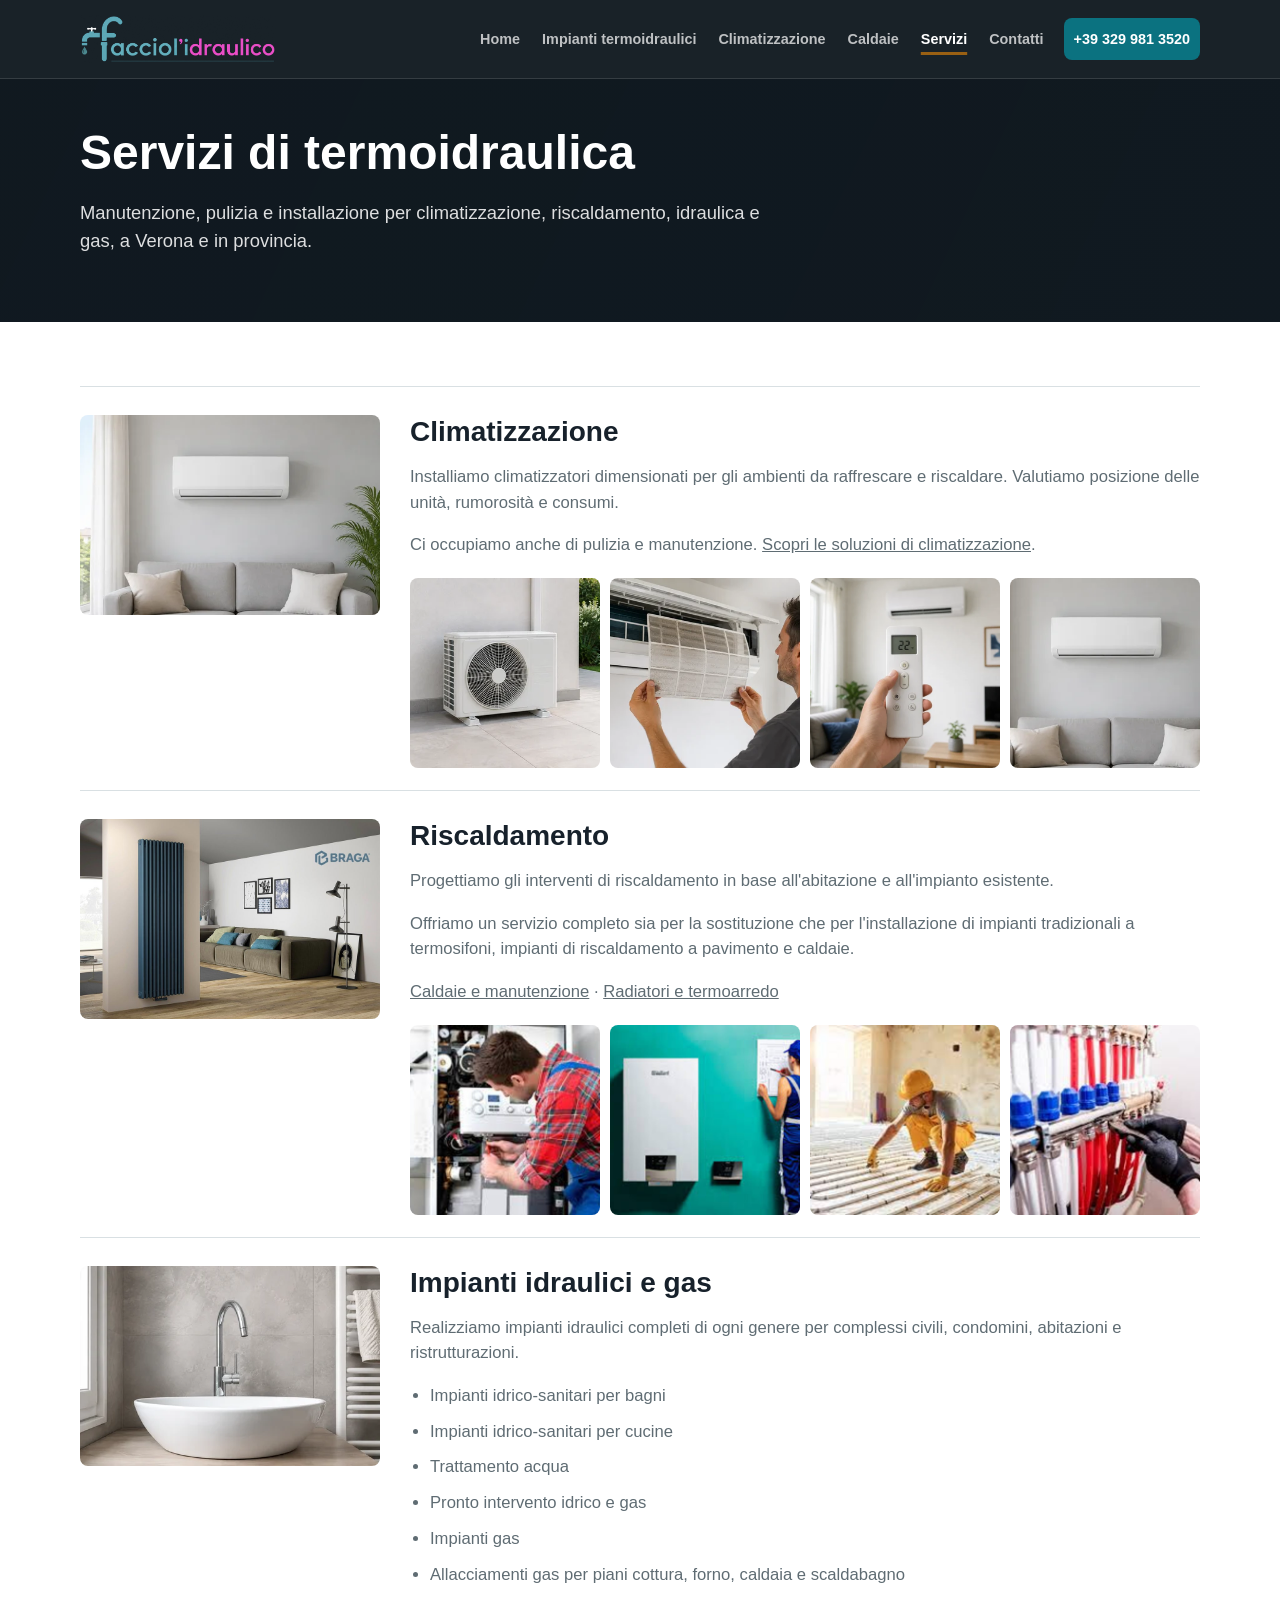
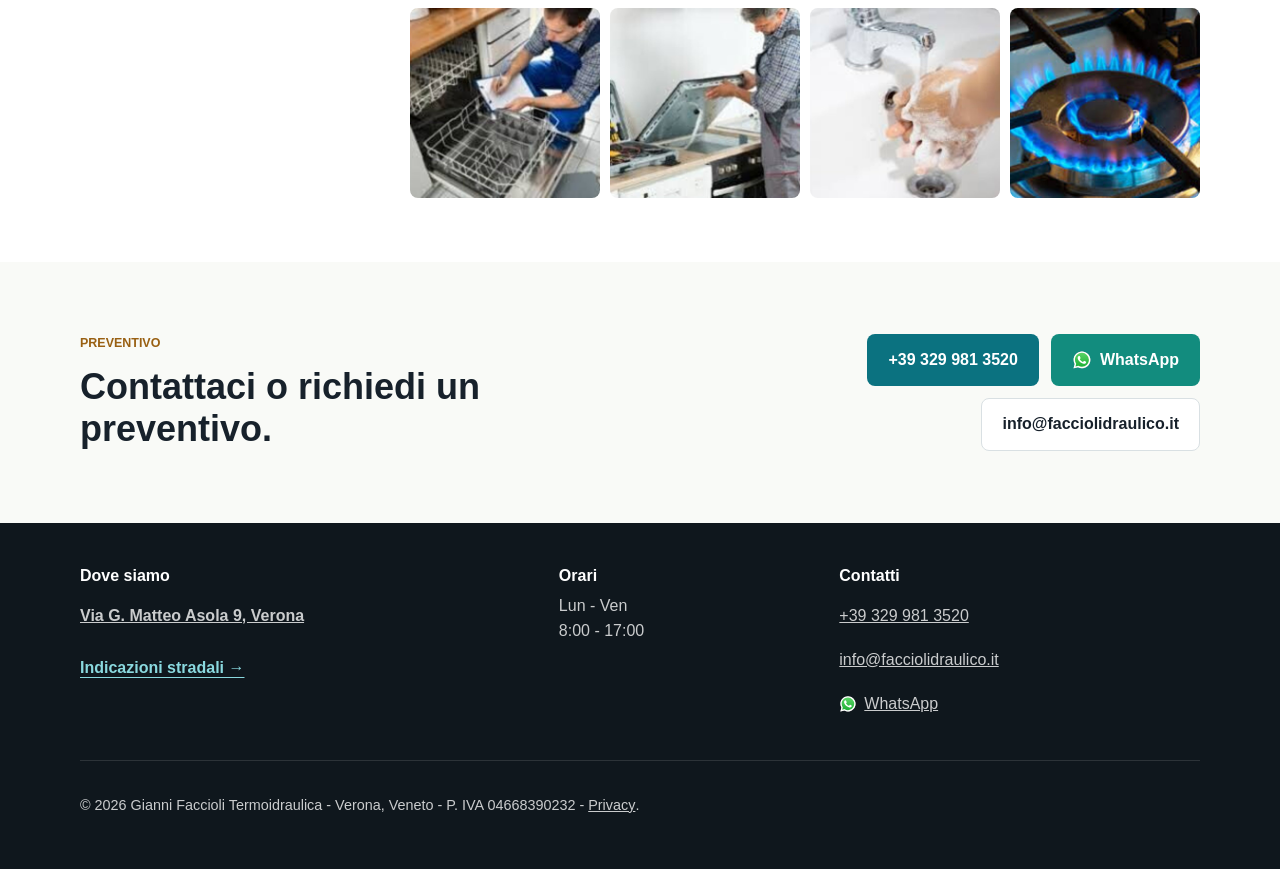
<file: docs/servizi.html>
<!doctype html>
<html lang="it">
  <head>
    <meta charset="utf-8">
    <meta name="viewport" content="width=device-width, initial-scale=1">
    <meta name="description" content="Servizi di idraulica e termoidraulica a Verona: installazione, manutenzione e riparazione di impianti idraulici, gas, riscaldamento e climatizzazione.">
    <title>Servizi di idraulica e termoidraulica a Verona &middot; Facciol'idraulico</title>
    <link rel="canonical" href="https://facciolidraulico.it/servizi.html">
    <meta name="robots" content="index, follow, max-image-preview:large">
    <link rel="stylesheet" href="assets/styles.css?v=d1149bd2cf89">
    <script src="assets/script.js?v=f20ecb8b9eaa" defer></script>
  </head>
  <body>
    <a class="skip-link" href="#contenuto">Vai al contenuto</a>
    <header class="site-header">
      <div class="container header-inner">
        <a class="brand" href="index.html"><img src="assets/images/logo-new-alpha.png" alt="Facciol'idraulico" width="1489" height="359"></a>
        <a class="header-call" href="tel:+393299813520" aria-label="Chiama Gianni Faccioli">Chiama</a>
        <button class="nav-toggle" type="button" aria-expanded="false" aria-controls="site-nav" data-menu-toggle><span></span><span></span><span></span><span class="sr-only">Menu</span></button>
        <nav class="site-nav" id="site-nav" aria-label="Navigazione principale" data-nav>
          <a href="index.html" data-nav-link>Home</a>
          <a href="impianti-termoidraulici.html" data-nav-link>Impianti termoidraulici</a>
          <a href="impianti-di-climatizzazione.html" data-nav-link>Climatizzazione</a>
          <a href="caldaie.html" data-nav-link>Caldaie</a>
          <a href="servizi.html" data-nav-link>Servizi</a>
          <a href="contatti.html" data-nav-link>Contatti</a>
          <a class="nav-call" href="tel:+393299813520">+39 329 981 3520</a>
        </nav>
      </div>
    </header>
    <main id="contenuto">
      <section class="page-hero compact">
        <div class="container">
          <h1>Servizi di termoidraulica</h1>
          <p class="lead">Manutenzione, pulizia e installazione per climatizzazione, riscaldamento, idraulica e gas, a Verona e in provincia.</p>
        </div>
      </section>

      <section class="section">
        <div class="container service-list">
          <article class="wide-card">
            <img src="assets/images/climatizzazione-interni.webp" srcset="assets/images/climatizzazione-interni-480.webp 480w, assets/images/climatizzazione-interni-960.webp 960w, assets/images/climatizzazione-interni.webp 1536w" sizes="(max-width: 560px) calc(100vw - 32px), 360px" alt="Climatizzatore a parete in soggiorno" width="1536" height="1024" loading="lazy" decoding="async">
            <div>
              <h2>Climatizzazione</h2>
              <p>Installiamo climatizzatori dimensionati per gli ambienti da raffrescare e riscaldare. Valutiamo posizione delle unit&agrave;, rumorosit&agrave; e consumi.</p>
              <p>Ci occupiamo anche di pulizia e manutenzione. <a href="impianti-di-climatizzazione.html">Scopri le soluzioni di climatizzazione</a>.</p>
              <div class="mini-gallery">
                <img src="assets/images/climatizzazione-esterna.webp" srcset="assets/images/climatizzazione-esterna-480.webp 480w, assets/images/climatizzazione-esterna-960.webp 960w, assets/images/climatizzazione-esterna.webp 1536w" sizes="(max-width: 560px) calc(100vw - 32px), 360px" alt="Unit&agrave; esterna di un climatizzatore" width="1536" height="1024" loading="lazy" decoding="async">
                <img class="maintenance-photo" src="assets/images/climatizzazione-manutenzione.webp" srcset="assets/images/climatizzazione-manutenzione-480.webp 480w, assets/images/climatizzazione-manutenzione-960.webp 960w, assets/images/climatizzazione-manutenzione.webp 1536w" sizes="(max-width: 560px) calc(100vw - 32px), 360px" alt="Controllo del filtro di un climatizzatore" width="1536" height="1024" loading="lazy" decoding="async">
                <img src="assets/images/climatizzazione-comando.webp" srcset="assets/images/climatizzazione-comando-480.webp 480w, assets/images/climatizzazione-comando-960.webp 960w, assets/images/climatizzazione-comando.webp 1254w" sizes="(max-width: 920px) 240px, 190px" alt="Regolazione della temperatura con il telecomando" width="1254" height="1254" loading="lazy" decoding="async">
                <img src="assets/images/climatizzazione-interni.webp" srcset="assets/images/climatizzazione-interni-480.webp 480w, assets/images/climatizzazione-interni-960.webp 960w, assets/images/climatizzazione-interni.webp 1536w" sizes="(max-width: 560px) calc(100vw - 32px), 360px" alt="Climatizzatore a parete in soggiorno" width="1536" height="1024" loading="lazy" decoding="async">
              </div>
            </div>
          </article>

          <article class="wide-card">
            <img src="assets/images/radiatori.jpg" alt="Radiatori" width="889" height="600" loading="lazy" decoding="async">
            <div>
              <h2>Riscaldamento</h2>
              <p>Progettiamo gli interventi di riscaldamento in base all'abitazione e all'impianto esistente.</p>
              <p>Offriamo un servizio completo sia per la sostituzione che per l'installazione di impianti tradizionali a termosifoni, impianti di riscaldamento a pavimento e caldaie.</p>
              <p><a href="caldaie.html">Caldaie e manutenzione</a> &middot; <a href="impianti-termoidraulici.html">Radiatori e termoarredo</a></p>
              <div class="mini-gallery">
                <img src="assets/images/servizi-riscaldamento-1.jpg" alt="Manutenzione caldaia" width="800" height="800" loading="lazy" decoding="async">
                <img src="assets/images/servizi-riscaldamento-2.jpg" alt="Caldaia e termostato" width="800" height="800" loading="lazy" decoding="async">
                <img src="assets/images/servizi-riscaldamento-3.jpg" alt="Riscaldamento a pavimento" width="800" height="800" loading="lazy" decoding="async">
                <img src="assets/images/servizi-riscaldamento-4.jpg" alt="Collettore impianto radiante" width="800" height="800" loading="lazy" decoding="async">
              </div>
            </div>
          </article>

          <article class="wide-card">
            <img src="assets/images/impianti-bagno.webp" srcset="assets/images/impianti-bagno-480.webp 480w, assets/images/impianti-bagno-960.webp 960w, assets/images/impianti-bagno.webp 1536w" sizes="(max-width: 560px) calc(100vw - 32px), 300px" alt="Rubinetteria, lavabo e termoarredo in bagno" width="1536" height="1024" loading="lazy" decoding="async">
            <div>
              <h2>Impianti idraulici e gas</h2>
              <p>Realizziamo impianti idraulici completi di ogni genere per complessi civili, condomini, abitazioni e ristrutturazioni.</p>
              <ul>
                <li>Impianti idrico-sanitari per bagni</li>
                <li>Impianti idrico-sanitari per cucine</li>
                <li>Trattamento acqua</li>
                <li>Pronto intervento idrico e gas</li>
                <li>Impianti gas</li>
                <li>Allacciamenti gas per piani cottura, forno, caldaia e scaldabagno</li>
              </ul>
              <div class="mini-gallery">
                <img src="assets/images/servizi-idraulica-1.jpg" alt="Intervento sui collegamenti di una lavastoviglie" width="800" height="800" loading="lazy" decoding="async">
                <img src="assets/images/servizi-idraulica-2.jpg" alt="Intervento tecnico su un piano cottura" width="800" height="800" loading="lazy" decoding="async">
                <img src="assets/images/servizi-idraulica-3.jpg" alt="Lavaggio mani al rubinetto" width="800" height="800" loading="lazy" decoding="async">
                <img src="assets/images/servizi-idraulica-4.jpg" alt="Allacciamento gas" width="800" height="800" loading="lazy" decoding="async">
              </div>
            </div>
          </article>
        </div>
      </section>

      <section class="contact-cta">
        <div class="container cta-grid">
          <div>
            <p class="eyebrow">Preventivo</p>
            <h2>Contattaci o richiedi un preventivo.</h2>
          </div>
          <div class="cta-actions">
            <a class="button primary" href="tel:+393299813520">+39 329 981 3520</a>
            <a class="button whatsapp-button" href="https://wa.me/393299813520" target="_blank" rel="noreferrer"><img class="whatsapp-icon" src="assets/images/whatsapp-logo.svg" alt="" width="32" height="32">WhatsApp</a>
            <a class="button secondary-dark" href="mailto:info@facciolidraulico.it">info@facciolidraulico.it</a>
          </div>
        </div>
      </section>
    </main>
    <footer class="site-footer">
      <div class="container footer-grid">
        <div><h2>Dove siamo</h2><p><a class="footer-address" href="https://www.google.com/maps/search/?api=1&query=Via%20G.%20Matteo%20Asola%209%2C%20Verona" target="_blank" rel="noreferrer">Via G. Matteo Asola 9, Verona</a></p><a class="footer-map" href="https://www.google.com/maps/search/?api=1&query=Via%20G.%20Matteo%20Asola%209%2C%20Verona" target="_blank" rel="noreferrer" aria-label="Apri la mappa di Via G. Matteo Asola 9, Verona">Indicazioni stradali &rarr;</a></div>
        <div><h2>Orari</h2><p>Lun - Ven<br>8:00 - 17:00</p></div>
        <div><h2>Contatti</h2><p><a href="tel:+393299813520">+39 329 981 3520</a><br><a href="mailto:info@facciolidraulico.it">info@facciolidraulico.it</a><br><a class="whatsapp-link" href="https://wa.me/393299813520" target="_blank" rel="noreferrer"><img class="whatsapp-icon" src="assets/images/whatsapp-logo.svg" alt="" width="32" height="32">WhatsApp</a></p></div>
      </div>
      <p class="copyright">&copy; <span data-year></span> Gianni Faccioli Termoidraulica - Verona, Veneto - P. IVA 04668390232 - <a href="privacy.html">Privacy</a>.</p>
    </footer>
  </body>
</html>
</file>
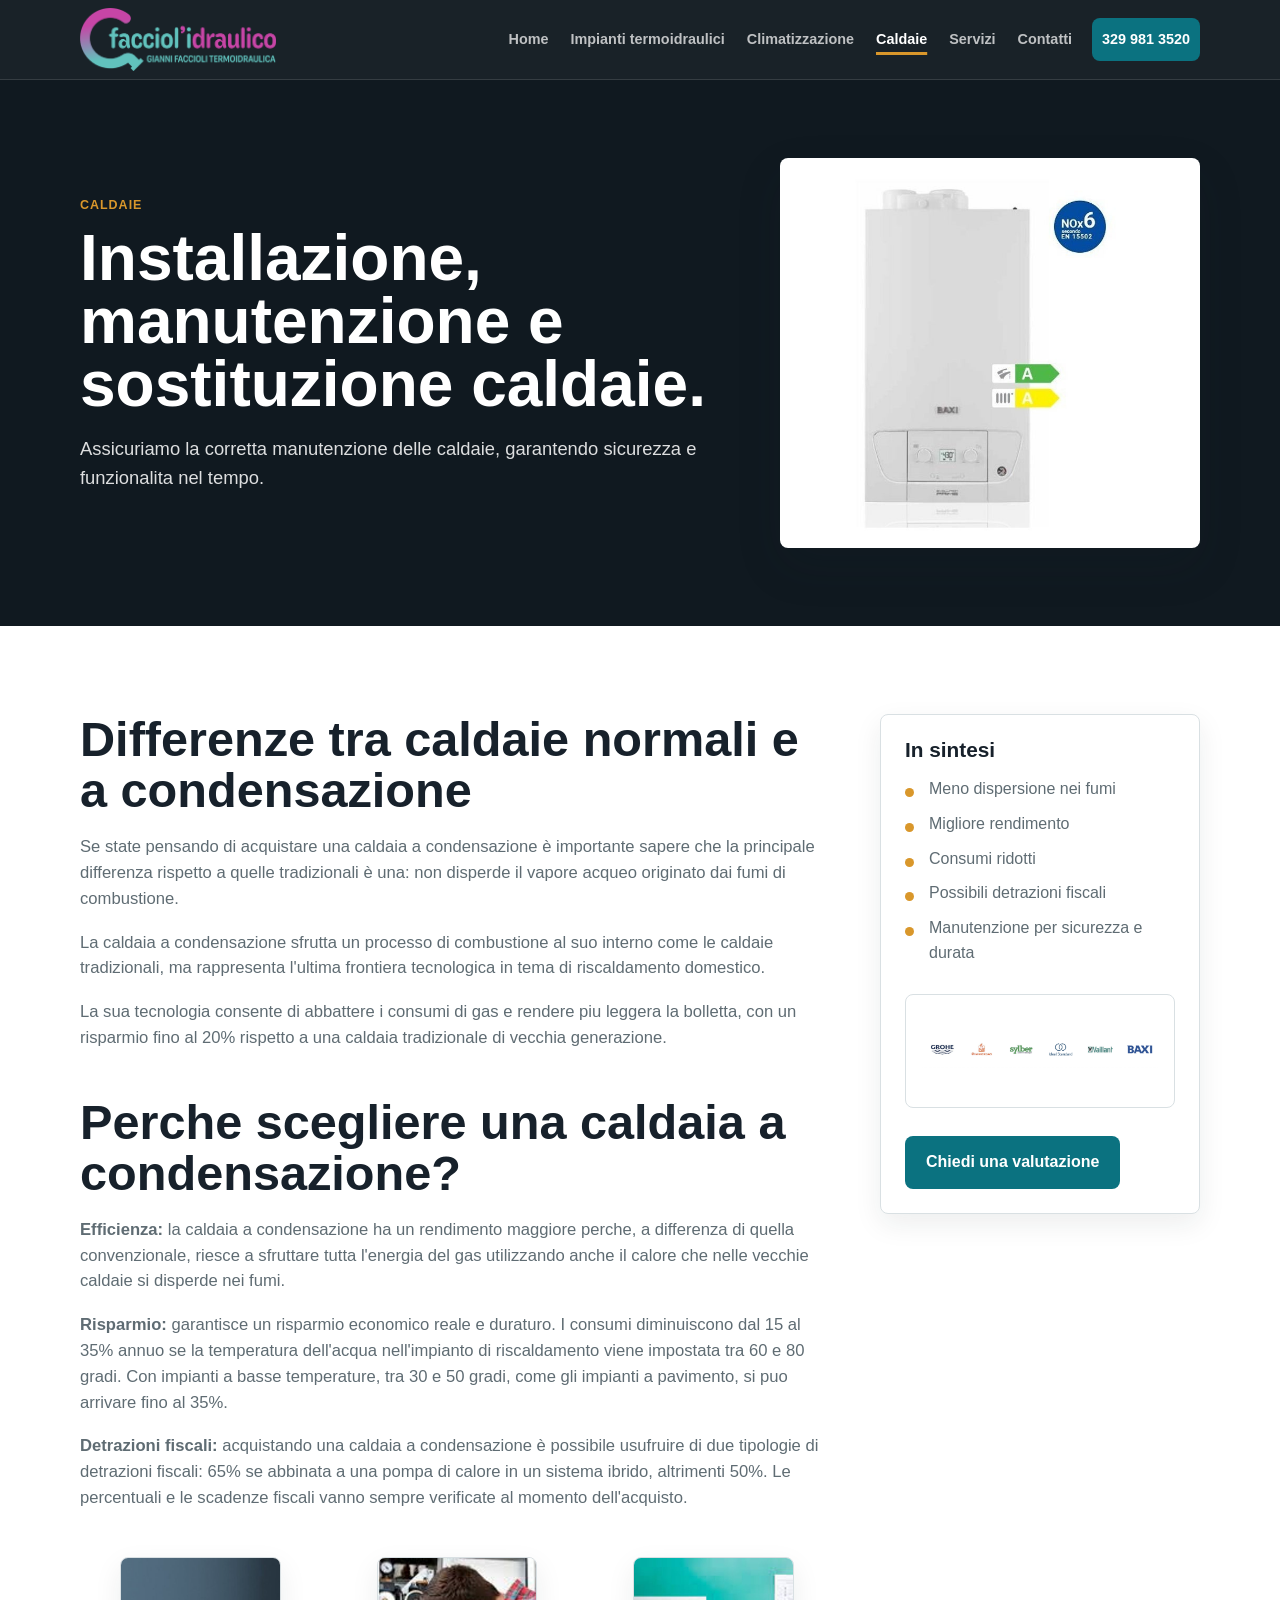
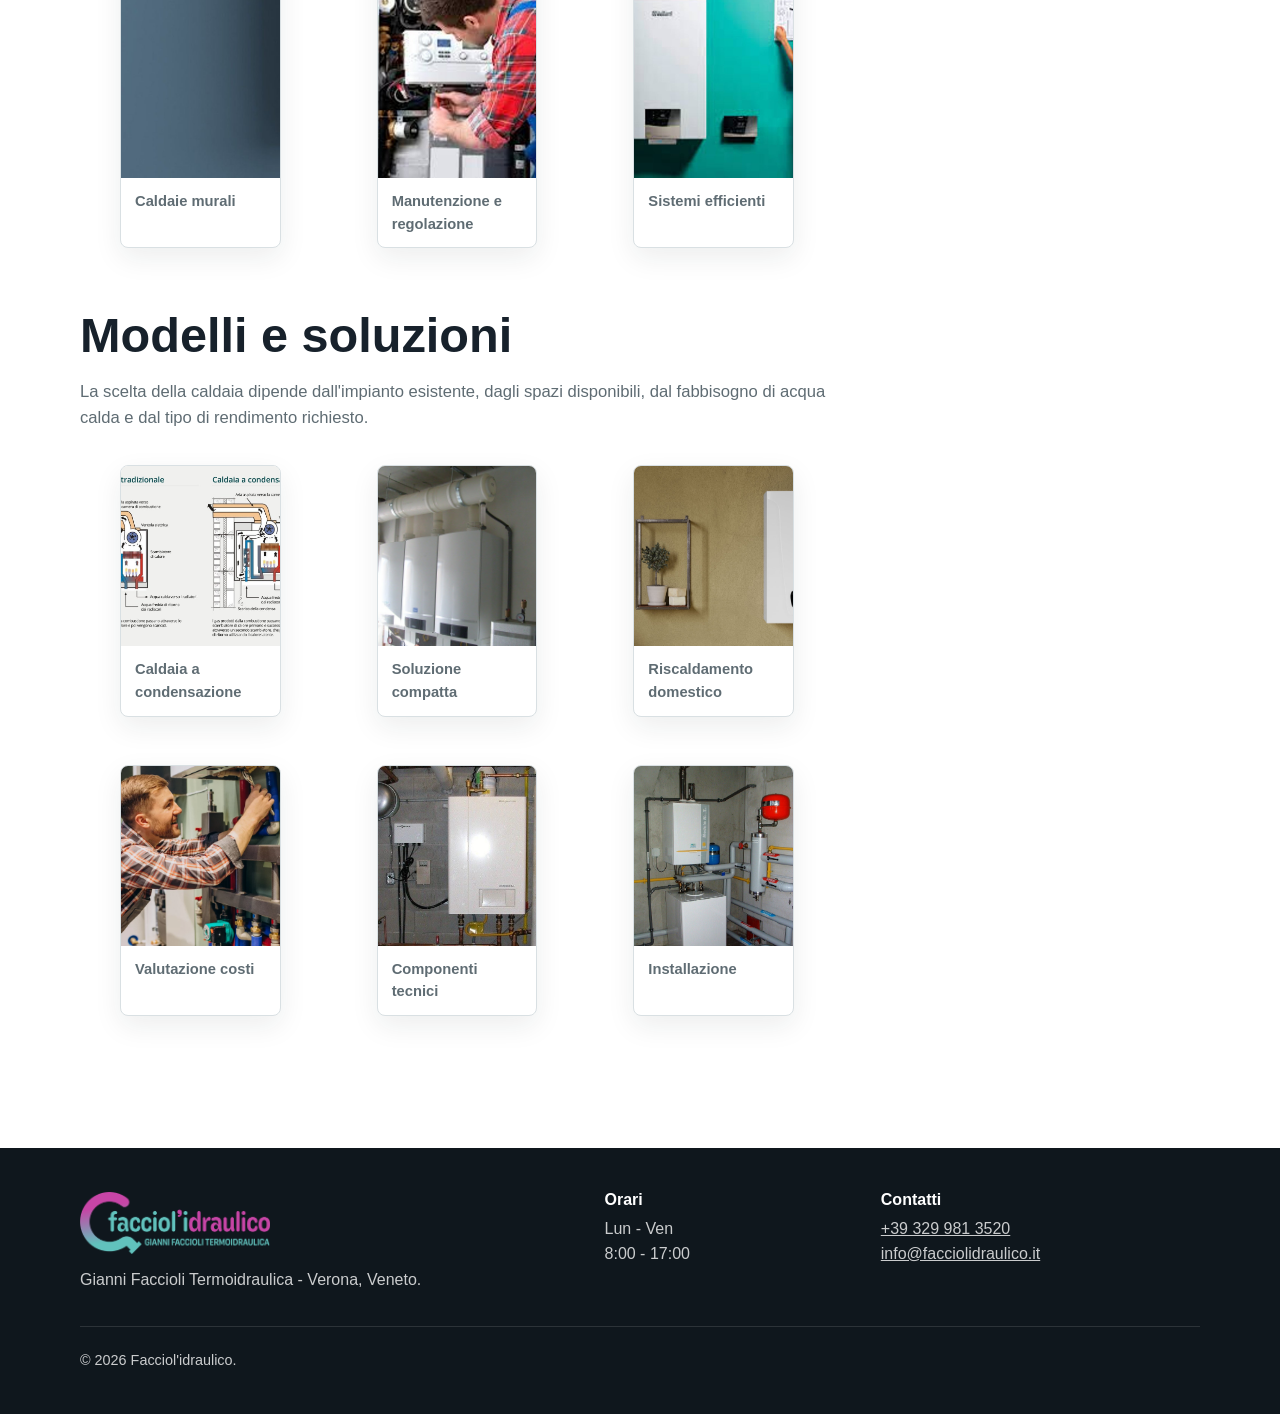
<file: web/caldaie.html>
<!doctype html>
<html lang="it">
  <head>
    <meta charset="utf-8">
    <meta name="viewport" content="width=device-width, initial-scale=1">
    <meta name="description" content="Installazione e manutenzione caldaie a Verona: differenze tra caldaie tradizionali e a condensazione, efficienza, risparmio e detrazioni.">
    <title>Caldaie | Facciol'idraulico</title>
    <link rel="stylesheet" href="assets/styles.css">
    <script src="assets/script.js" defer></script>
  </head>
  <body>
    <a class="skip-link" href="#contenuto">Vai al contenuto</a>
    <header class="site-header">
      <div class="container header-inner">
        <a class="brand" href="index.html"><img src="assets/images/logo.png" alt="Facciol'idraulico" width="400" height="129"></a>
        <button class="nav-toggle" type="button" aria-expanded="false" aria-controls="site-nav" data-menu-toggle><span></span><span></span><span></span><span class="sr-only">Menu</span></button>
        <nav class="site-nav" id="site-nav" data-nav>
          <a href="index.html" data-nav-link>Home</a>
          <a href="impianti-termoidraulici.html" data-nav-link>Impianti termoidraulici</a>
          <a href="impianti-di-climatizzazione.html" data-nav-link>Climatizzazione</a>
          <a href="caldaie.html" data-nav-link>Caldaie</a>
          <a href="servizi.html" data-nav-link>Servizi</a>
          <a href="contatti.html" data-nav-link>Contatti</a>
          <a class="nav-call" href="tel:+393299813520">329 981 3520</a>
        </nav>
      </div>
    </header>
    <main id="contenuto">
      <section class="page-hero">
        <div class="container page-hero-grid">
          <div>
            <p class="eyebrow">Caldaie</p>
            <h1>Installazione, manutenzione e sostituzione caldaie.</h1>
            <p class="lead">Assicuriamo la corretta manutenzione delle caldaie, garantendo sicurezza e funzionalita nel tempo.</p>
          </div>
          <img src="assets/images/caldaia.jpg" alt="Caldaia a condensazione" width="800" height="908">
        </div>
      </section>

      <section class="section">
        <div class="container content-grid">
          <article class="rich-text">
            <h2>Differenze tra caldaie normali e a condensazione</h2>
            <p>Se state pensando di acquistare una caldaia a condensazione &egrave; importante sapere che la principale differenza rispetto a quelle tradizionali &egrave; una: non disperde il vapore acqueo originato dai fumi di combustione.</p>
            <p>La caldaia a condensazione sfrutta un processo di combustione al suo interno come le caldaie tradizionali, ma rappresenta l'ultima frontiera tecnologica in tema di riscaldamento domestico.</p>
            <p>La sua tecnologia consente di abbattere i consumi di gas e rendere piu leggera la bolletta, con un risparmio fino al 20% rispetto a una caldaia tradizionale di vecchia generazione.</p>

            <h2>Perche scegliere una caldaia a condensazione?</h2>
            <p><strong>Efficienza:</strong> la caldaia a condensazione ha un rendimento maggiore perche, a differenza di quella convenzionale, riesce a sfruttare tutta l'energia del gas utilizzando anche il calore che nelle vecchie caldaie si disperde nei fumi.</p>
            <p><strong>Risparmio:</strong> garantisce un risparmio economico reale e duraturo. I consumi diminuiscono dal 15 al 35% annuo se la temperatura dell'acqua nell'impianto di riscaldamento viene impostata tra 60 e 80 gradi. Con impianti a basse temperature, tra 30 e 50 gradi, come gli impianti a pavimento, si puo arrivare fino al 35%.</p>
            <p><strong>Detrazioni fiscali:</strong> acquistando una caldaia a condensazione &egrave; possibile usufruire di due tipologie di detrazioni fiscali: 65% se abbinata a una pompa di calore in un sistema ibrido, altrimenti 50%. Le percentuali e le scadenze fiscali vanno sempre verificate al momento dell'acquisto.</p>

            <div class="image-grid">
              <figure class="image-tile">
                <img src="assets/images/caldaie-gallery.png" alt="Caldaia installata in ambiente tecnico" width="800" height="254" loading="lazy">
                <figcaption>Caldaie murali</figcaption>
              </figure>
              <figure class="image-tile">
                <img src="assets/images/servizi-riscaldamento-1.jpg" alt="Manutenzione caldaia" width="800" height="800" loading="lazy">
                <figcaption>Manutenzione e regolazione</figcaption>
              </figure>
              <figure class="image-tile">
                <img src="assets/images/servizi-riscaldamento-2.jpg" alt="Caldaia con termostato" width="800" height="800" loading="lazy">
                <figcaption>Sistemi efficienti</figcaption>
              </figure>
            </div>

            <h2>Modelli e soluzioni</h2>
            <p>La scelta della caldaia dipende dall'impianto esistente, dagli spazi disponibili, dal fabbisogno di acqua calda e dal tipo di rendimento richiesto.</p>
            <div class="image-grid product-gallery" aria-label="Esempi di caldaie">
              <figure class="image-tile">
                <img src="assets/images/caldaie-fotorama-1.jpg" alt="Caldaia a condensazione" width="1200" height="600" loading="lazy">
                <figcaption>Caldaia a condensazione</figcaption>
              </figure>
              <figure class="image-tile">
                <img src="assets/images/caldaie-fotorama-2.jpg" alt="Caldaia compatta a condensazione" width="1200" height="600" loading="lazy">
                <figcaption>Soluzione compatta</figcaption>
              </figure>
              <figure class="image-tile">
                <img src="assets/images/caldaie-fotorama-3.jpg" alt="Caldaia domestica a condensazione" width="1200" height="600" loading="lazy">
                <figcaption>Riscaldamento domestico</figcaption>
              </figure>
              <figure class="image-tile">
                <img src="assets/images/caldaie-fotorama-4.webp" alt="Schema informativo su caldaia a condensazione" width="1200" height="600" loading="lazy">
                <figcaption>Valutazione costi</figcaption>
              </figure>
              <figure class="image-tile">
                <img src="assets/images/caldaie-fotorama-5.jpg" alt="Caldaia e componenti tecnici" width="1200" height="600" loading="lazy">
                <figcaption>Componenti tecnici</figcaption>
              </figure>
              <figure class="image-tile">
                <img src="assets/images/caldaie-fotorama-6.jpg" alt="Caldaia a condensazione installata" width="1200" height="600" loading="lazy">
                <figcaption>Installazione</figcaption>
              </figure>
            </div>
          </article>

          <aside class="side-panel">
            <h2>In sintesi</h2>
            <ul class="check-list">
              <li>Meno dispersione nei fumi</li>
              <li>Migliore rendimento</li>
              <li>Consumi ridotti</li>
              <li>Possibili detrazioni fiscali</li>
              <li>Manutenzione per sicurezza e durata</li>
            </ul>
            <div class="brand-strip">
              <img src="assets/images/caldaie-banner.png" alt="Marchi trattati per caldaie" width="799" height="137" loading="lazy">
            </div>
            <a class="button primary" href="contatti.html">Chiedi una valutazione</a>
          </aside>
        </div>
      </section>
    </main>
    <footer class="site-footer">
      <div class="container footer-grid">
        <div><img src="assets/images/logo.png" alt="Facciol'idraulico" width="400" height="129"><p>Gianni Faccioli Termoidraulica - Verona, Veneto.</p></div>
        <div><h2>Orari</h2><p>Lun - Ven<br>8:00 - 17:00</p></div>
        <div><h2>Contatti</h2><p><a href="tel:+393299813520">+39 329 981 3520</a><br><a href="mailto:info@facciolidraulico.it">info@facciolidraulico.it</a></p></div>
      </div>
      <p class="copyright">&copy; <span data-year></span> Facciol'idraulico.</p>
    </footer>
  </body>
</html>
</file>
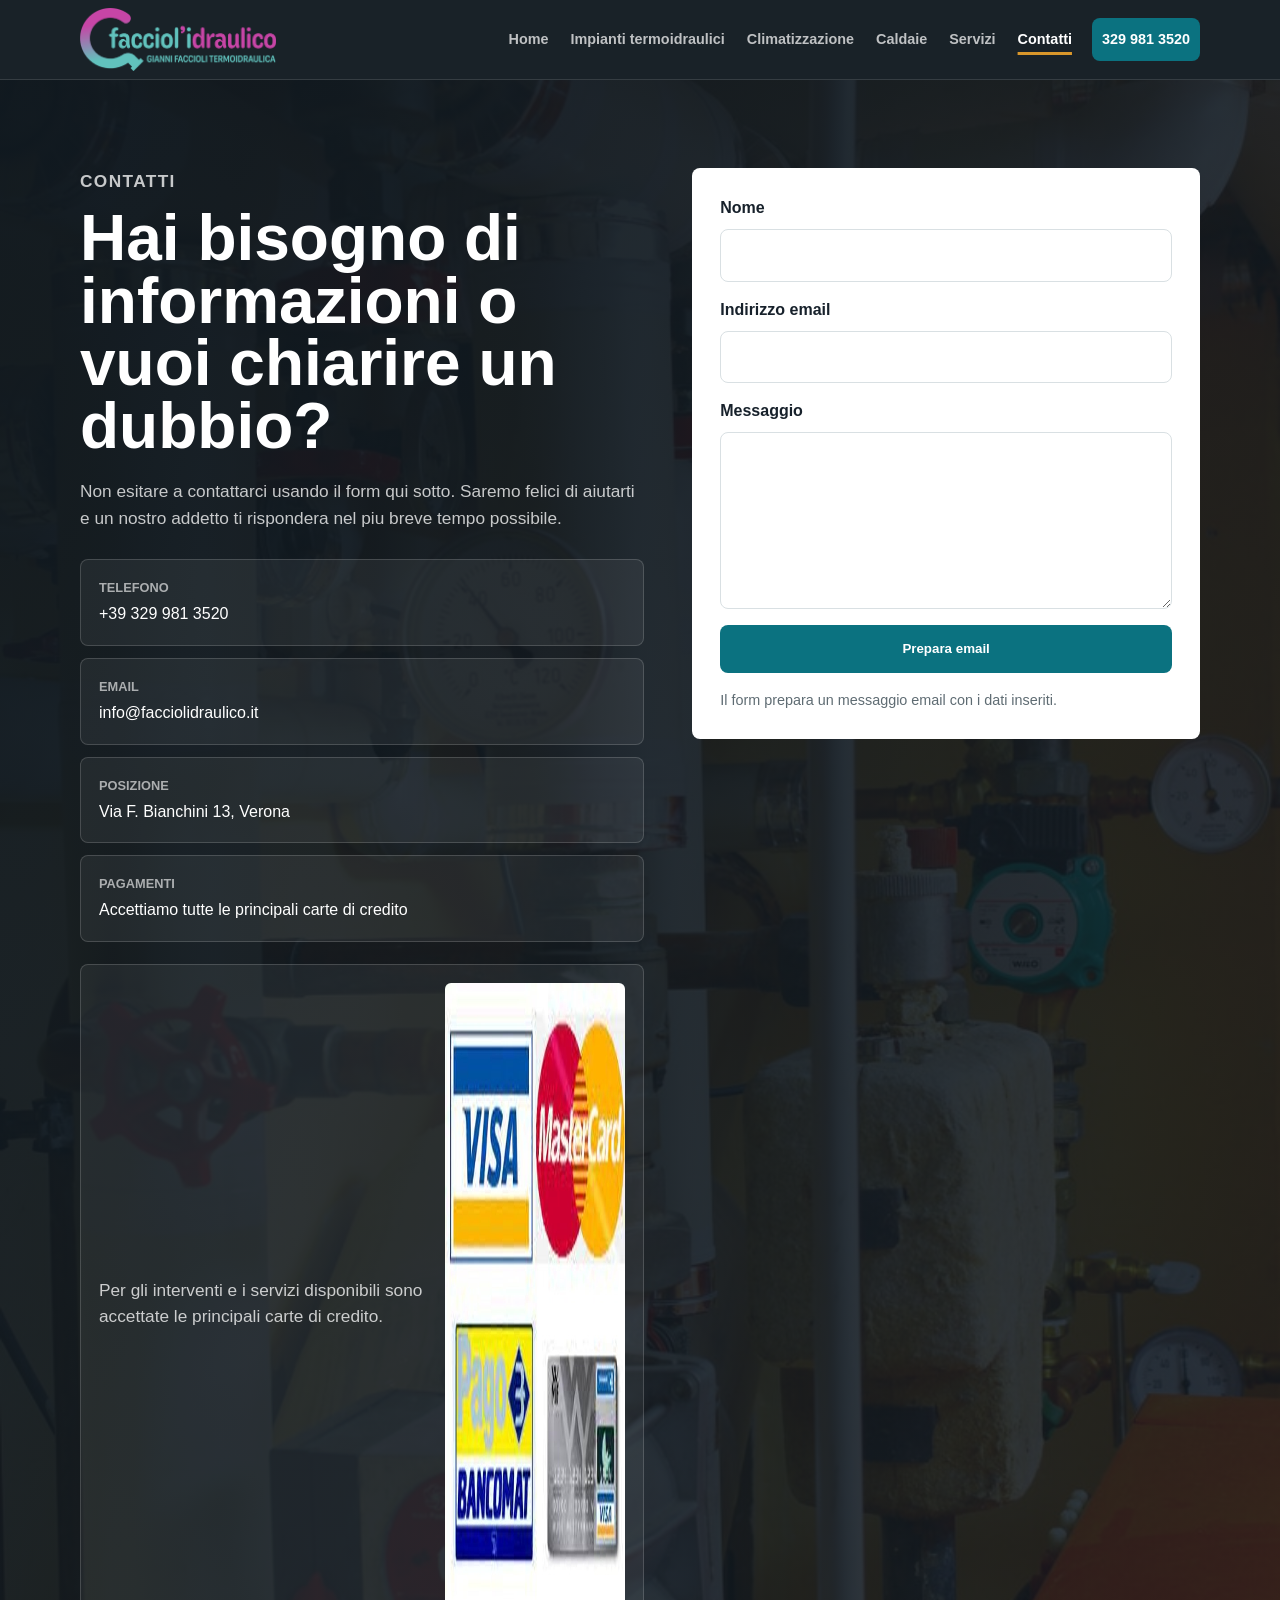
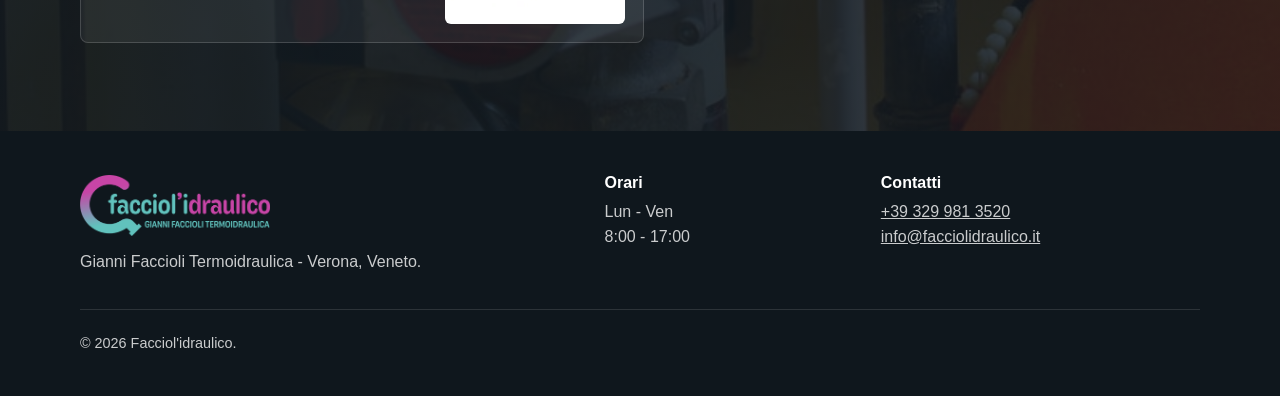
<file: web/contatti.html>
<!doctype html>
<html lang="it">
  <head>
    <meta charset="utf-8">
    <meta name="viewport" content="width=device-width, initial-scale=1">
    <meta name="description" content="Contatti Facciol'idraulico: telefono, email, posizione a Verona e form per richiedere informazioni o preventivi.">
    <title>Contatti | Facciol'idraulico</title>
    <link rel="stylesheet" href="assets/styles.css">
    <script src="assets/script.js" defer></script>
  </head>
  <body>
    <a class="skip-link" href="#contenuto">Vai al contenuto</a>
    <header class="site-header">
      <div class="container header-inner">
        <a class="brand" href="index.html"><img src="assets/images/logo.png" alt="Facciol'idraulico" width="400" height="129"></a>
        <button class="nav-toggle" type="button" aria-expanded="false" aria-controls="site-nav" data-menu-toggle><span></span><span></span><span></span><span class="sr-only">Menu</span></button>
        <nav class="site-nav" id="site-nav" data-nav>
          <a href="index.html" data-nav-link>Home</a>
          <a href="impianti-termoidraulici.html" data-nav-link>Impianti termoidraulici</a>
          <a href="impianti-di-climatizzazione.html" data-nav-link>Climatizzazione</a>
          <a href="caldaie.html" data-nav-link>Caldaie</a>
          <a href="servizi.html" data-nav-link>Servizi</a>
          <a href="contatti.html" data-nav-link>Contatti</a>
          <a class="nav-call" href="tel:+393299813520">329 981 3520</a>
        </nav>
      </div>
    </header>
    <main id="contenuto">
      <section class="contact-section">
        <div class="container contact-grid">
          <div class="contact-copy">
            <p class="eyebrow">Contatti</p>
            <h1>Hai bisogno di informazioni o vuoi chiarire un dubbio?</h1>
            <p>Non esitare a contattarci usando il form qui sotto. Saremo felici di aiutarti e un nostro addetto ti rispondera nel piu breve tempo possibile.</p>
            <div class="contact-cards">
              <a href="tel:+393299813520"><span>Telefono</span>+39 329 981 3520</a>
              <a href="mailto:info@facciolidraulico.it"><span>Email</span>info@facciolidraulico.it</a>
              <a href="https://www.google.com/maps/search/?api=1&query=Via%20F.%20Bianchini%2013%20Verona" target="_blank" rel="noreferrer"><span>Posizione</span>Via F. Bianchini 13, Verona</a>
              <div class="contact-info"><span>Pagamenti</span>Accettiamo tutte le principali carte di credito</div>
            </div>
            <div class="payment-card">
              <p>Per gli interventi e i servizi disponibili sono accettate le principali carte di credito.</p>
              <img src="assets/images/pagamenti.jpg" alt="Carte di credito e bancomat accettati" width="800" height="641" loading="lazy">
            </div>
          </div>

          <form class="contact-form" data-contact-form>
            <label>Nome <input type="text" name="name" autocomplete="name" required></label>
            <label>Indirizzo email <input type="email" name="email" autocomplete="email" required></label>
            <label>Messaggio <textarea name="message" rows="6" required></textarea></label>
            <button class="button primary" type="submit">Prepara email</button>
            <p class="form-note">Il form prepara un messaggio email con i dati inseriti.</p>
          </form>
        </div>
      </section>
    </main>
    <footer class="site-footer">
      <div class="container footer-grid">
        <div><img src="assets/images/logo.png" alt="Facciol'idraulico" width="400" height="129"><p>Gianni Faccioli Termoidraulica - Verona, Veneto.</p></div>
        <div><h2>Orari</h2><p>Lun - Ven<br>8:00 - 17:00</p></div>
        <div><h2>Contatti</h2><p><a href="tel:+393299813520">+39 329 981 3520</a><br><a href="mailto:info@facciolidraulico.it">info@facciolidraulico.it</a></p></div>
      </div>
      <p class="copyright">&copy; <span data-year></span> Facciol'idraulico.</p>
    </footer>
  </body>
</html>
</file>
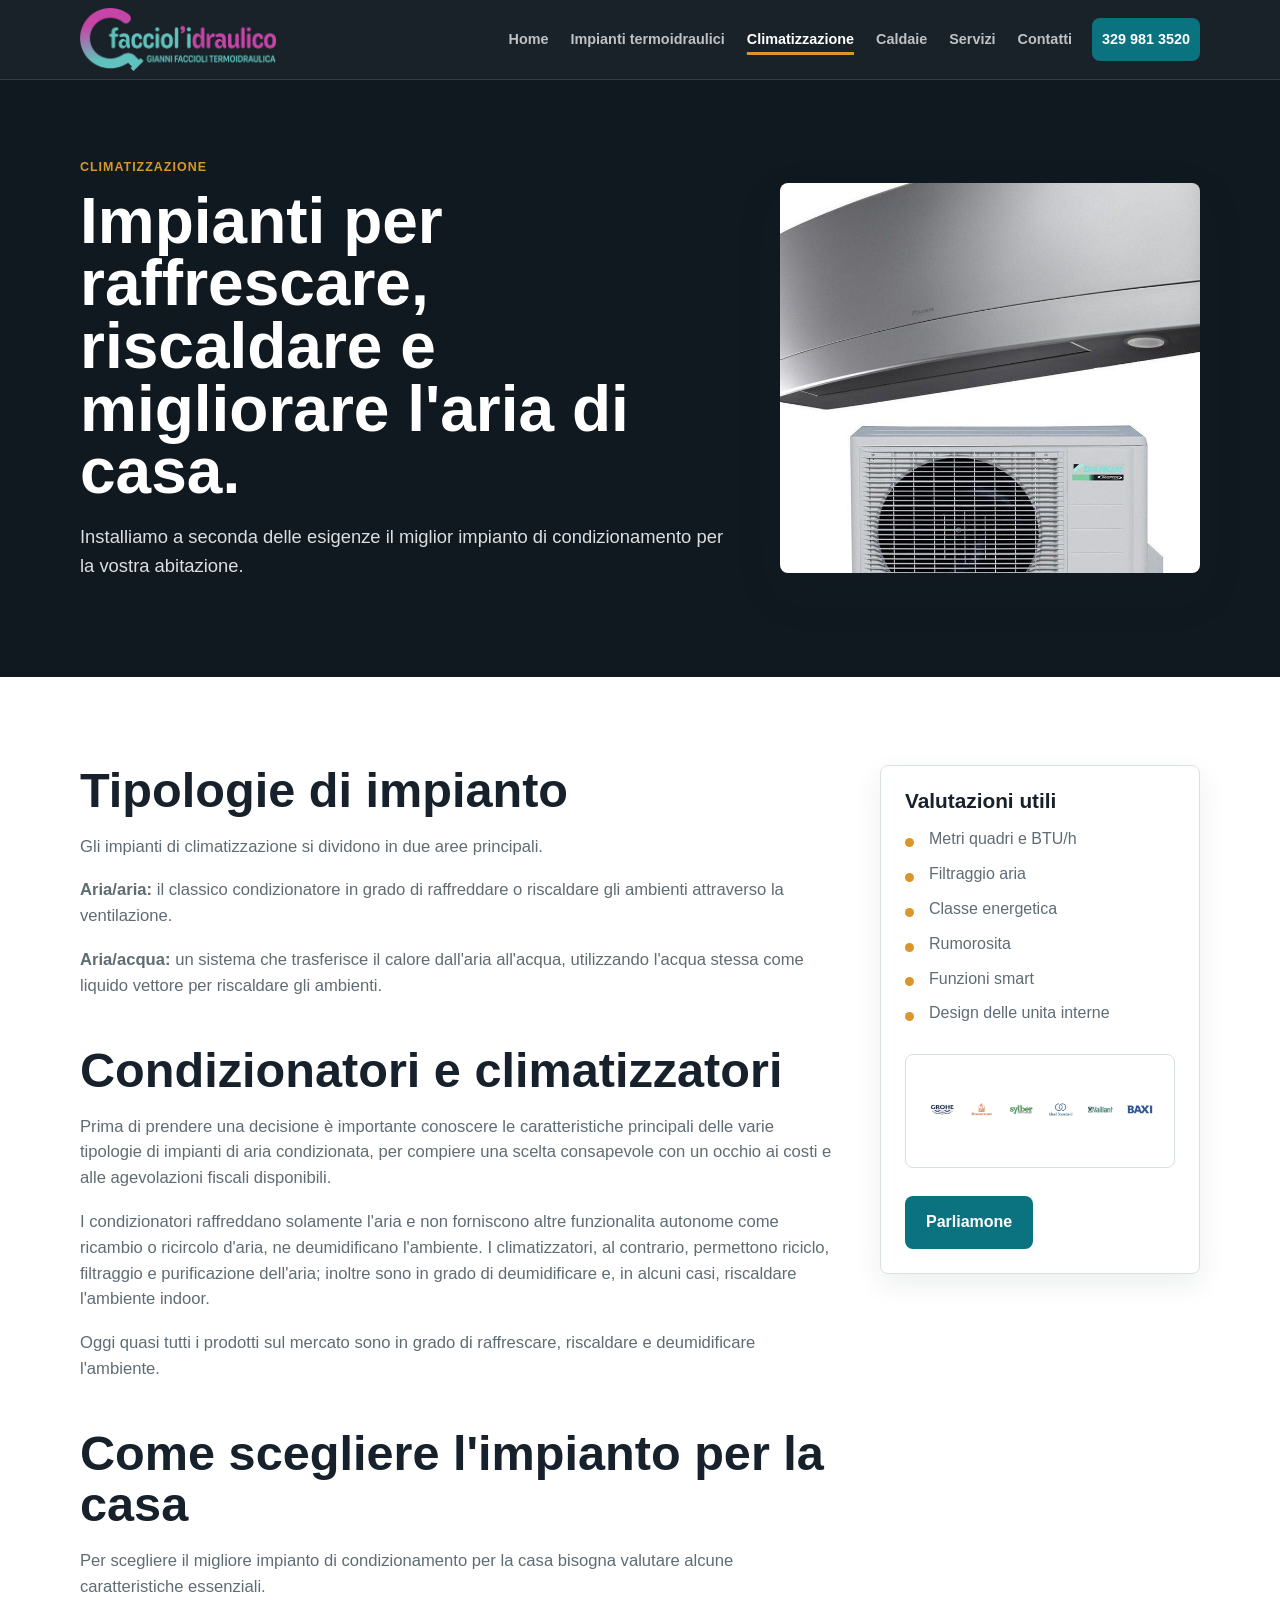
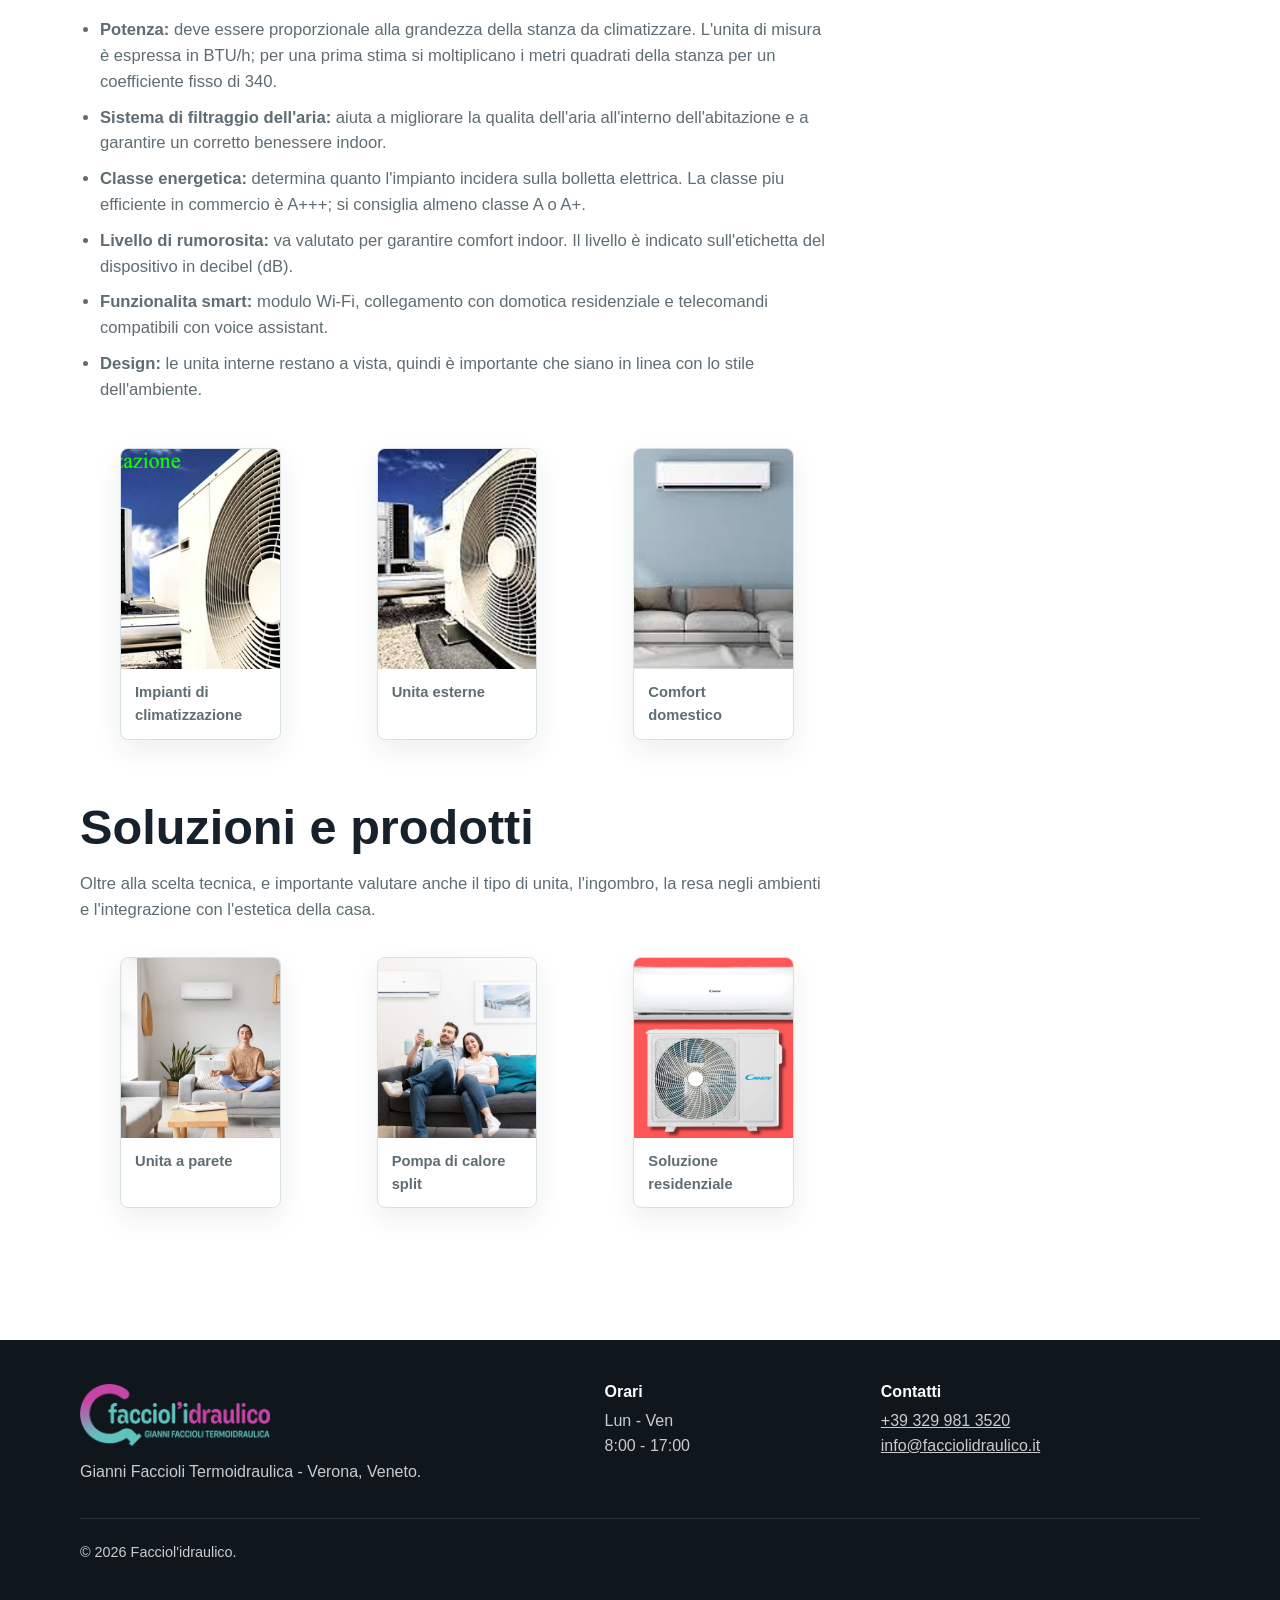
<file: web/impianti-di-climatizzazione.html>
<!doctype html>
<html lang="it">
  <head>
    <meta charset="utf-8">
    <meta name="viewport" content="width=device-width, initial-scale=1">
    <meta name="description" content="Impianti di climatizzazione aria/aria e aria/acqua a Verona: scelta, installazione, filtraggio, efficienza, rumorosita e funzionalita smart.">
    <title>Impianti di climatizzazione | Facciol'idraulico</title>
    <link rel="stylesheet" href="assets/styles.css">
    <script src="assets/script.js" defer></script>
  </head>
  <body>
    <a class="skip-link" href="#contenuto">Vai al contenuto</a>
    <header class="site-header">
      <div class="container header-inner">
        <a class="brand" href="index.html"><img src="assets/images/logo.png" alt="Facciol'idraulico" width="400" height="129"></a>
        <button class="nav-toggle" type="button" aria-expanded="false" aria-controls="site-nav" data-menu-toggle><span></span><span></span><span></span><span class="sr-only">Menu</span></button>
        <nav class="site-nav" id="site-nav" data-nav>
          <a href="index.html" data-nav-link>Home</a>
          <a href="impianti-termoidraulici.html" data-nav-link>Impianti termoidraulici</a>
          <a href="impianti-di-climatizzazione.html" data-nav-link>Climatizzazione</a>
          <a href="caldaie.html" data-nav-link>Caldaie</a>
          <a href="servizi.html" data-nav-link>Servizi</a>
          <a href="contatti.html" data-nav-link>Contatti</a>
          <a class="nav-call" href="tel:+393299813520">329 981 3520</a>
        </nav>
      </div>
    </header>
    <main id="contenuto">
      <section class="page-hero">
        <div class="container page-hero-grid">
          <div>
            <p class="eyebrow">Climatizzazione</p>
            <h1>Impianti per raffrescare, riscaldare e migliorare l'aria di casa.</h1>
            <p class="lead">Installiamo a seconda delle esigenze il miglior impianto di condizionamento per la vostra abitazione.</p>
          </div>
          <img src="assets/images/climatizzazione.jpg" alt="Unita interna di climatizzazione" width="800" height="1036">
        </div>
      </section>

      <section class="section">
        <div class="container content-grid">
          <article class="rich-text">
            <h2>Tipologie di impianto</h2>
            <p>Gli impianti di climatizzazione si dividono in due aree principali.</p>
            <p><strong>Aria/aria:</strong> il classico condizionatore in grado di raffreddare o riscaldare gli ambienti attraverso la ventilazione.</p>
            <p><strong>Aria/acqua:</strong> un sistema che trasferisce il calore dall'aria all'acqua, utilizzando l'acqua stessa come liquido vettore per riscaldare gli ambienti.</p>

            <h2>Condizionatori e climatizzatori</h2>
            <p>Prima di prendere una decisione &egrave; importante conoscere le caratteristiche principali delle varie tipologie di impianti di aria condizionata, per compiere una scelta consapevole con un occhio ai costi e alle agevolazioni fiscali disponibili.</p>
            <p>I condizionatori raffreddano solamente l'aria e non forniscono altre funzionalita autonome come ricambio o ricircolo d'aria, ne deumidificano l'ambiente. I climatizzatori, al contrario, permettono riciclo, filtraggio e purificazione dell'aria; inoltre sono in grado di deumidificare e, in alcuni casi, riscaldare l'ambiente indoor.</p>
            <p>Oggi quasi tutti i prodotti sul mercato sono in grado di raffrescare, riscaldare e deumidificare l'ambiente.</p>

            <h2>Come scegliere l'impianto per la casa</h2>
            <p>Per scegliere il migliore impianto di condizionamento per la casa bisogna valutare alcune caratteristiche essenziali.</p>
            <ul>
              <li><strong>Potenza:</strong> deve essere proporzionale alla grandezza della stanza da climatizzare. L'unita di misura &egrave; espressa in BTU/h; per una prima stima si moltiplicano i metri quadrati della stanza per un coefficiente fisso di 340.</li>
              <li><strong>Sistema di filtraggio dell'aria:</strong> aiuta a migliorare la qualita dell'aria all'interno dell'abitazione e a garantire un corretto benessere indoor.</li>
              <li><strong>Classe energetica:</strong> determina quanto l'impianto incidera sulla bolletta elettrica. La classe piu efficiente in commercio &egrave; A+++; si consiglia almeno classe A o A+.</li>
              <li><strong>Livello di rumorosita:</strong> va valutato per garantire comfort indoor. Il livello &egrave; indicato sull'etichetta del dispositivo in decibel (dB).</li>
              <li><strong>Funzionalita smart:</strong> modulo Wi-Fi, collegamento con domotica residenziale e telecomandi compatibili con voice assistant.</li>
              <li><strong>Design:</strong> le unita interne restano a vista, quindi &egrave; importante che siano in linea con lo stile dell'ambiente.</li>
            </ul>

            <div class="image-grid">
              <figure class="image-tile">
                <img src="assets/images/clima-gallery.png" alt="Impianti di climatizzazione" width="800" height="309" loading="lazy">
                <figcaption>Impianti di climatizzazione</figcaption>
              </figure>
              <figure class="image-tile">
                <img src="assets/images/servizi-clima-1.jpg" alt="Unita esterna climatizzatore" width="800" height="800" loading="lazy">
                <figcaption>Unita esterne</figcaption>
              </figure>
              <figure class="image-tile">
                <img src="assets/images/servizi-clima-4.jpg" alt="Unita interna climatizzatore in soggiorno" width="800" height="800" loading="lazy">
                <figcaption>Comfort domestico</figcaption>
              </figure>
            </div>

            <h2>Soluzioni e prodotti</h2>
            <p>Oltre alla scelta tecnica, e importante valutare anche il tipo di unita, l'ingombro, la resa negli ambienti e l'integrazione con l'estetica della casa.</p>
            <div class="image-grid product-gallery" aria-label="Esempi di climatizzatori">
              <figure class="image-tile">
                <img src="assets/images/clima-fotorama-1.jpg" alt="Climatizzatore a parete" width="1200" height="600" loading="lazy">
                <figcaption>Unita a parete</figcaption>
              </figure>
              <figure class="image-tile">
                <img src="assets/images/clima-fotorama-2.jpg" alt="Climatizzatore Haier" width="1200" height="600" loading="lazy">
                <figcaption>Pompa di calore split</figcaption>
              </figure>
              <figure class="image-tile">
                <img src="assets/images/clima-fotorama-3.webp" alt="Condizionatore in ambiente domestico" width="1200" height="600" loading="lazy">
                <figcaption>Soluzione residenziale</figcaption>
              </figure>
            </div>
          </article>

          <aside class="side-panel">
            <h2>Valutazioni utili</h2>
            <ul class="check-list">
              <li>Metri quadri e BTU/h</li>
              <li>Filtraggio aria</li>
              <li>Classe energetica</li>
              <li>Rumorosita</li>
              <li>Funzioni smart</li>
              <li>Design delle unita interne</li>
            </ul>
            <div class="brand-strip">
              <img src="assets/images/clima-banner.png" alt="Marchi trattati per climatizzazione" width="799" height="137" loading="lazy">
            </div>
            <a class="button primary" href="contatti.html">Parliamone</a>
          </aside>
        </div>
      </section>
    </main>
    <footer class="site-footer">
      <div class="container footer-grid">
        <div><img src="assets/images/logo.png" alt="Facciol'idraulico" width="400" height="129"><p>Gianni Faccioli Termoidraulica - Verona, Veneto.</p></div>
        <div><h2>Orari</h2><p>Lun - Ven<br>8:00 - 17:00</p></div>
        <div><h2>Contatti</h2><p><a href="tel:+393299813520">+39 329 981 3520</a><br><a href="mailto:info@facciolidraulico.it">info@facciolidraulico.it</a></p></div>
      </div>
      <p class="copyright">&copy; <span data-year></span> Facciol'idraulico.</p>
    </footer>
  </body>
</html>
</file>
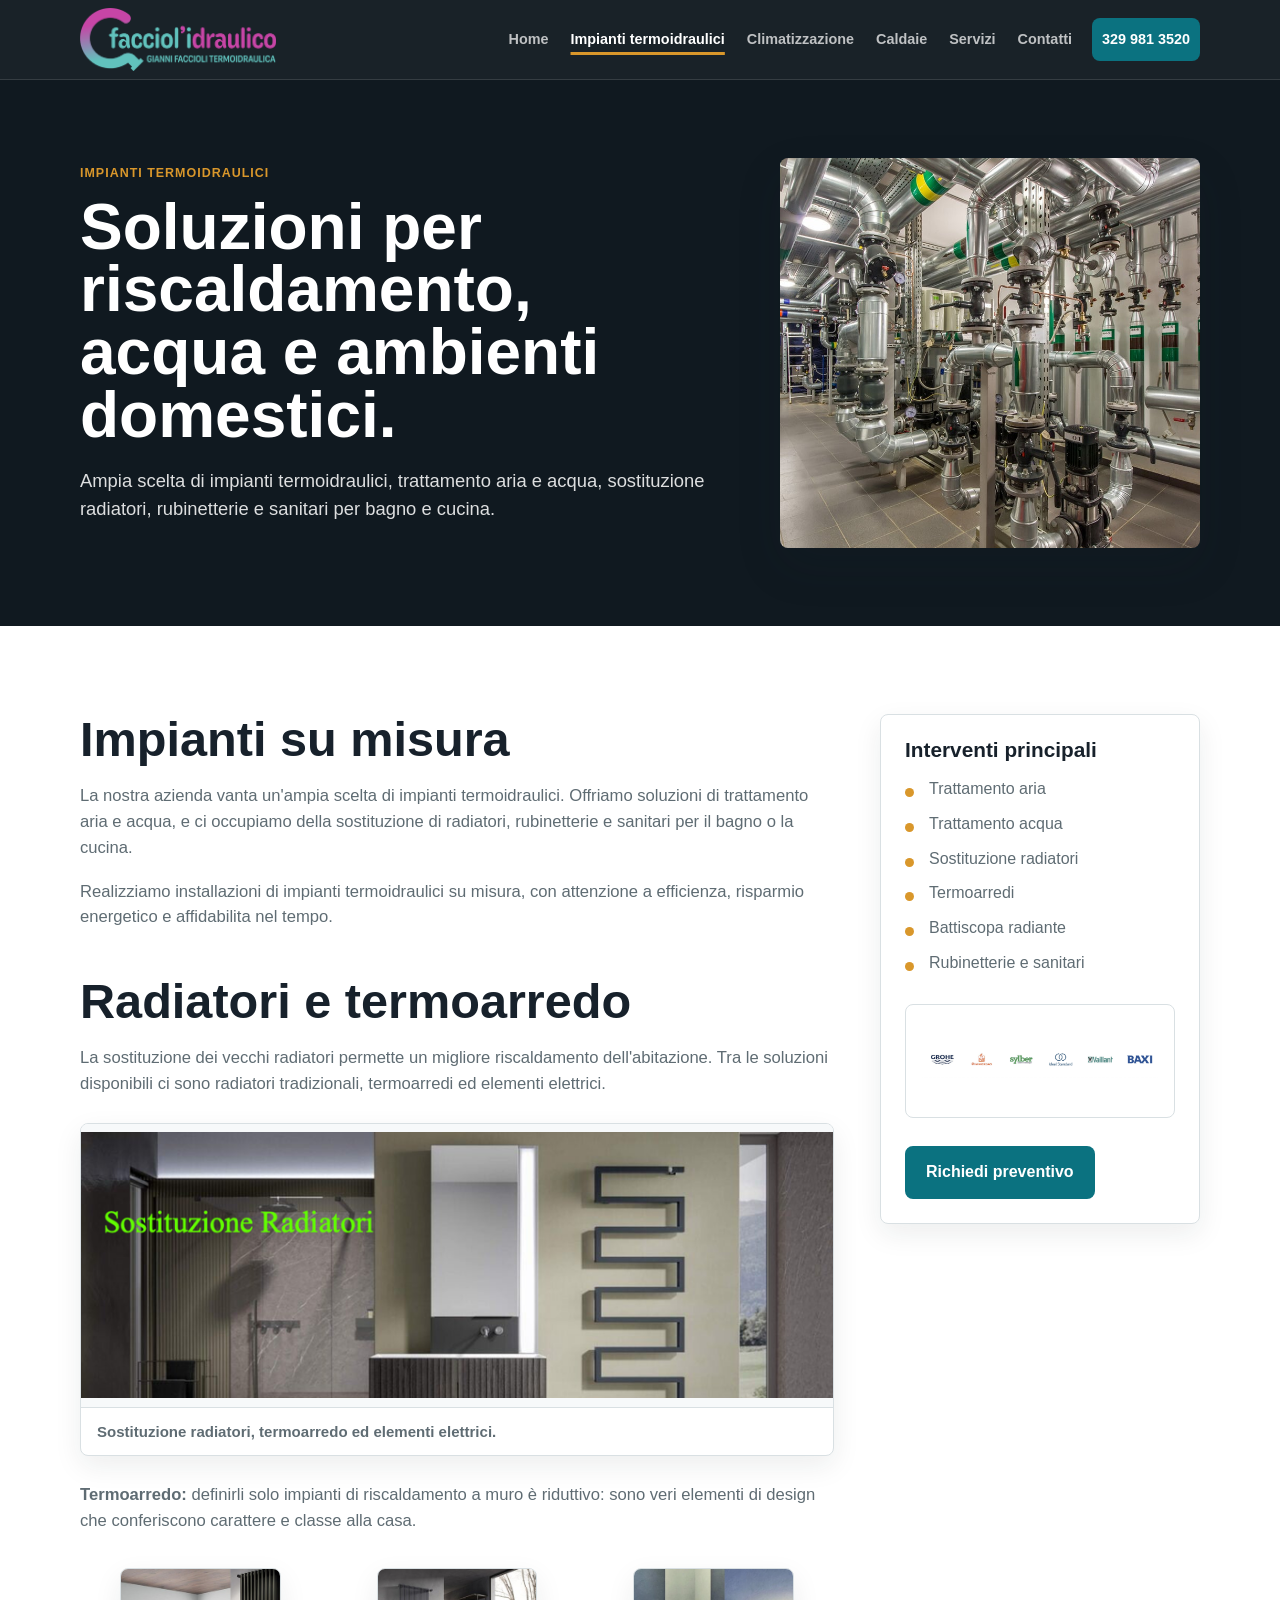
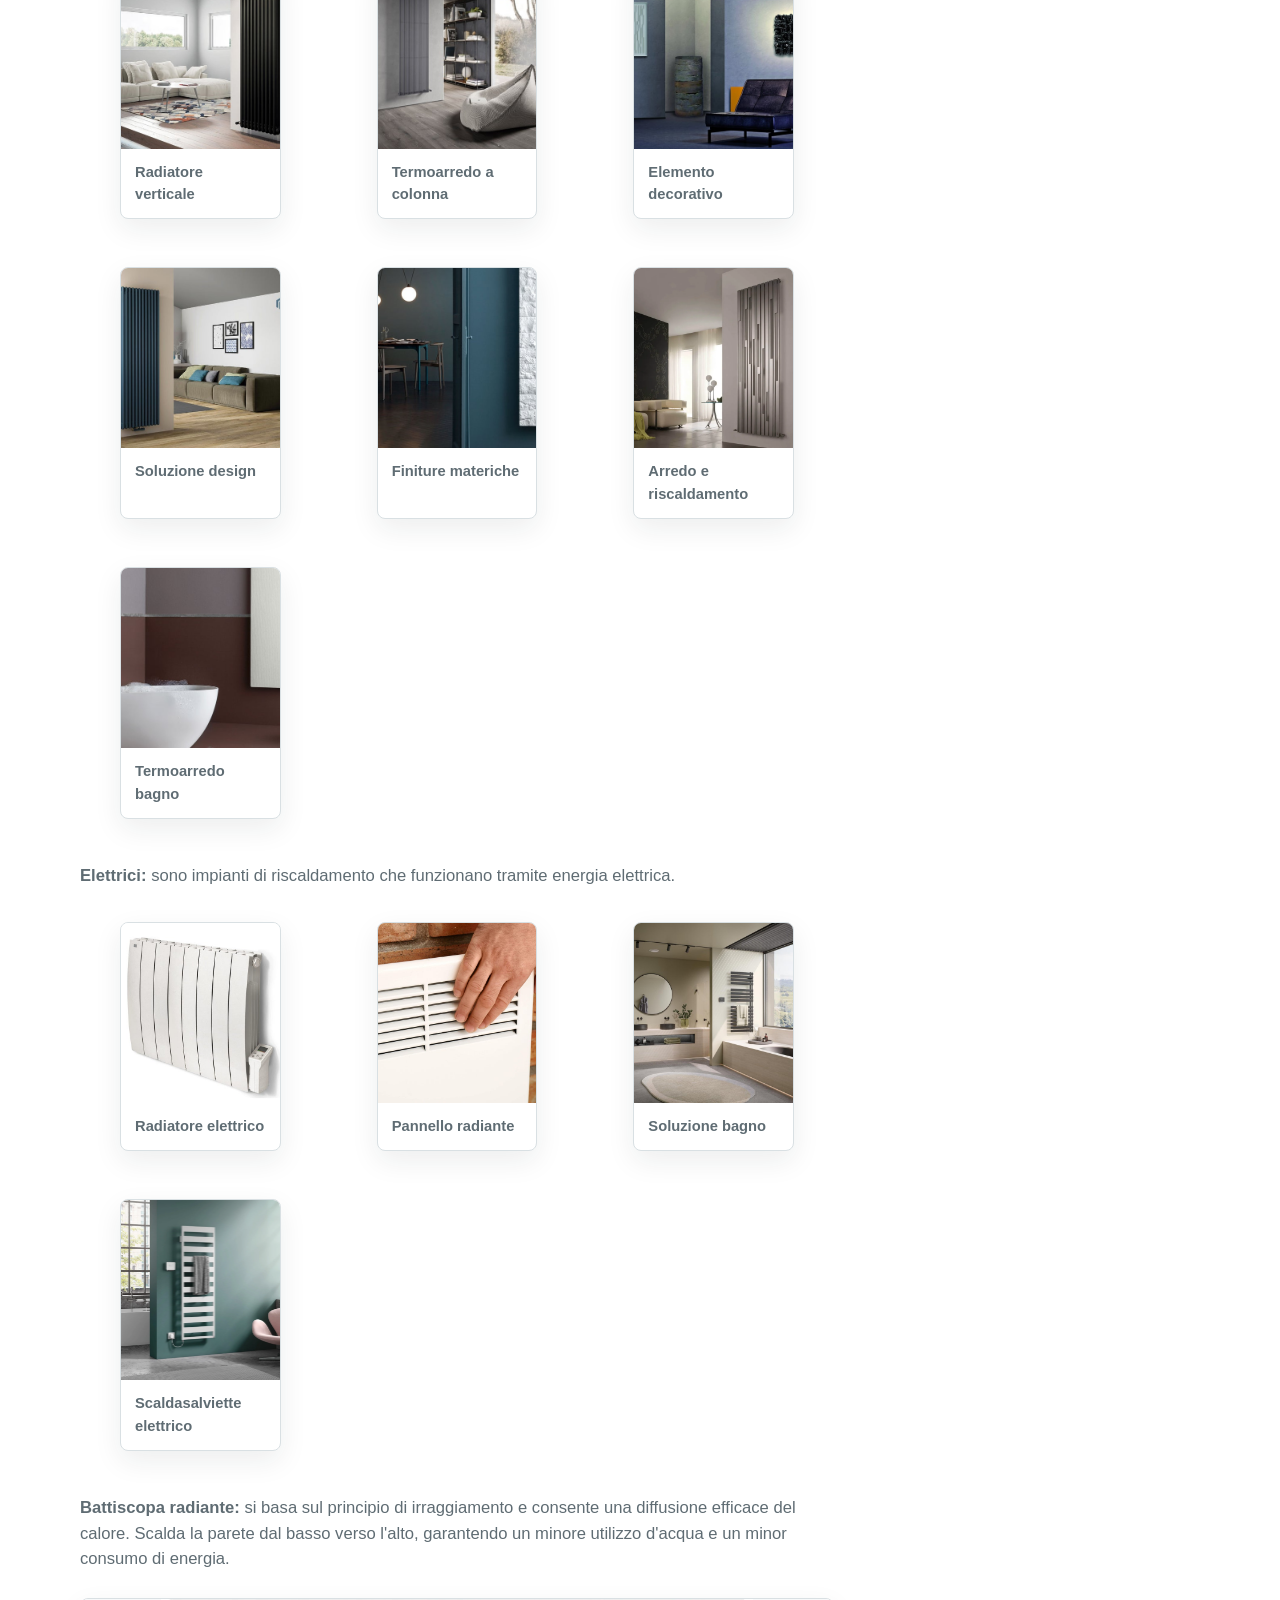
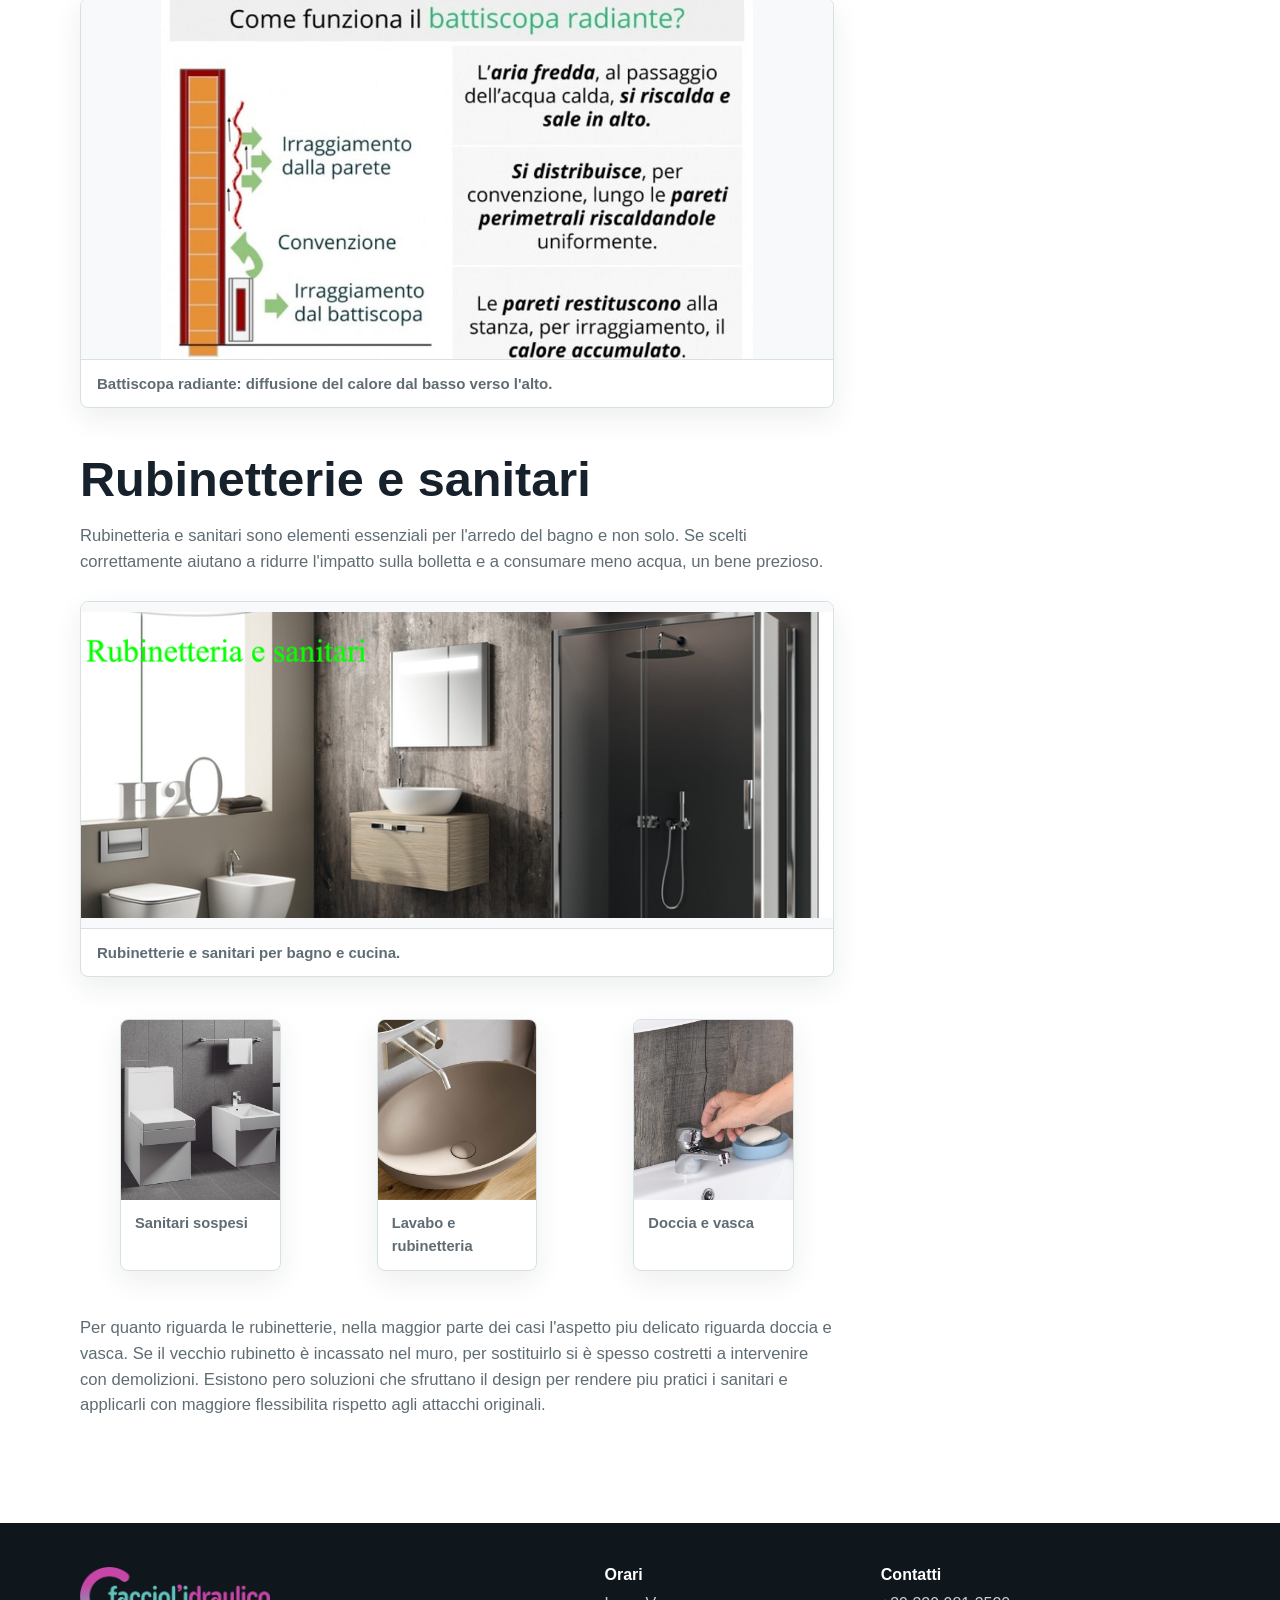
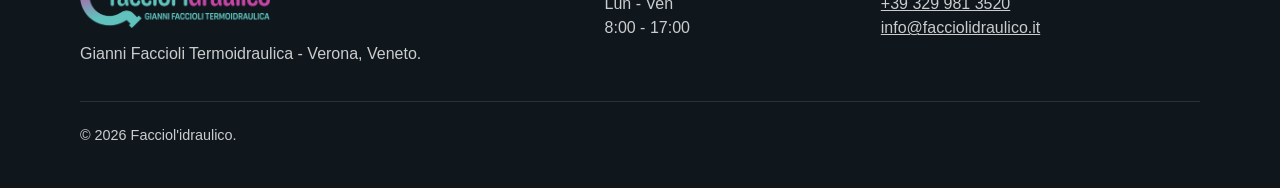
<file: web/impianti-termoidraulici.html>
<!doctype html>
<html lang="it">
  <head>
    <meta charset="utf-8">
    <meta name="viewport" content="width=device-width, initial-scale=1">
    <meta name="description" content="Impianti termoidraulici a Verona: trattamento aria e acqua, radiatori, termoarredi, battiscopa radiante, rubinetterie e sanitari.">
    <title>Impianti termoidraulici | Facciol'idraulico</title>
    <link rel="stylesheet" href="assets/styles.css">
    <script src="assets/script.js" defer></script>
  </head>
  <body>
    <a class="skip-link" href="#contenuto">Vai al contenuto</a>
    <header class="site-header">
      <div class="container header-inner">
        <a class="brand" href="index.html"><img src="assets/images/logo.png" alt="Facciol'idraulico" width="400" height="129"></a>
        <button class="nav-toggle" type="button" aria-expanded="false" aria-controls="site-nav" data-menu-toggle><span></span><span></span><span></span><span class="sr-only">Menu</span></button>
        <nav class="site-nav" id="site-nav" data-nav>
          <a href="index.html" data-nav-link>Home</a>
          <a href="impianti-termoidraulici.html" data-nav-link>Impianti termoidraulici</a>
          <a href="impianti-di-climatizzazione.html" data-nav-link>Climatizzazione</a>
          <a href="caldaie.html" data-nav-link>Caldaie</a>
          <a href="servizi.html" data-nav-link>Servizi</a>
          <a href="contatti.html" data-nav-link>Contatti</a>
          <a class="nav-call" href="tel:+393299813520">329 981 3520</a>
        </nav>
      </div>
    </header>
    <main id="contenuto">
      <section class="page-hero">
        <div class="container page-hero-grid">
          <div>
            <p class="eyebrow">Impianti termoidraulici</p>
            <h1>Soluzioni per riscaldamento, acqua e ambienti domestici.</h1>
            <p class="lead">Ampia scelta di impianti termoidraulici, trattamento aria e acqua, sostituzione radiatori, rubinetterie e sanitari per bagno e cucina.</p>
          </div>
          <img src="assets/images/impianti-termoidraulici.jpg" alt="Locale tecnico con impianto termoidraulico" width="800" height="808">
        </div>
      </section>

      <section class="section">
        <div class="container content-grid">
          <article class="rich-text">
            <h2>Impianti su misura</h2>
            <p>La nostra azienda vanta un'ampia scelta di impianti termoidraulici. Offriamo soluzioni di trattamento aria e acqua, e ci occupiamo della sostituzione di radiatori, rubinetterie e sanitari per il bagno o la cucina.</p>
            <p>Realizziamo installazioni di impianti termoidraulici su misura, con attenzione a efficienza, risparmio energetico e affidabilita nel tempo.</p>

            <h2>Radiatori e termoarredo</h2>
            <p>La sostituzione dei vecchi radiatori permette un migliore riscaldamento dell'abitazione. Tra le soluzioni disponibili ci sono radiatori tradizionali, termoarredi ed elementi elettrici.</p>

            <figure class="inline-visual">
              <img src="assets/images/termoarredo-gallery.png" alt="Esempi di sostituzione radiatori e termoarredo" width="800" height="283" loading="lazy">
              <figcaption>Sostituzione radiatori, termoarredo ed elementi elettrici.</figcaption>
            </figure>

            <p><strong>Termoarredo:</strong> definirli solo impianti di riscaldamento a muro &egrave; riduttivo: sono veri elementi di design che conferiscono carattere e classe alla casa.</p>

            <div class="image-grid product-gallery" aria-label="Esempi di termoarredo">
              <figure class="image-tile">
                <img src="assets/images/impianti-termoarredo-tesi.jpg" alt="Radiatore verticale da arredo in soggiorno" width="798" height="449" loading="lazy">
                <figcaption>Radiatore verticale</figcaption>
              </figure>
              <figure class="image-tile">
                <img src="assets/images/impianti-termoarredo-arpa.jpg" alt="Termoarredo a colonna" width="374" height="449" loading="lazy">
                <figcaption>Termoarredo a colonna</figcaption>
              </figure>
              <figure class="image-tile">
                <img src="assets/images/impianti-termoarredo-brem.jpg" alt="Termoarredo decorativo a parete" width="798" height="449" loading="lazy">
                <figcaption>Elemento decorativo</figcaption>
              </figure>
              <figure class="image-tile">
                <img src="assets/images/impianti-termoarredo-design.jpg" alt="Radiatore design in camera" width="666" height="449" loading="lazy">
                <figcaption>Soluzione design</figcaption>
              </figure>
              <figure class="image-tile">
                <img src="assets/images/impianti-termoarredo-gransasso.jpg" alt="Radiatore decorativo effetto pietra" width="798" height="449" loading="lazy">
                <figcaption>Finiture materiche</figcaption>
              </figure>
              <figure class="image-tile">
                <img src="assets/images/impianti-termoarredo-extra.webp" alt="Termoarredo in ambiente domestico" width="1200" height="449" loading="lazy">
                <figcaption>Arredo e riscaldamento</figcaption>
              </figure>
              <figure class="image-tile">
                <img src="assets/images/impianti-termoarredo-juta.jpg" alt="Termoarredo in bagno" width="798" height="449" loading="lazy">
                <figcaption>Termoarredo bagno</figcaption>
              </figure>
            </div>

            <p><strong>Elettrici:</strong> sono impianti di riscaldamento che funzionano tramite energia elettrica.</p>

            <div class="image-grid product-gallery" aria-label="Esempi di radiatori elettrici">
              <figure class="image-tile">
                <img src="assets/images/impianti-elettrici-1.jpg" alt="Radiatore elettrico con telecomando" width="685" height="600" loading="lazy">
                <figcaption>Radiatore elettrico</figcaption>
              </figure>
              <figure class="image-tile">
                <img src="assets/images/impianti-elettrici-2.jpg" alt="Pannello radiante elettrico" width="1067" height="600" loading="lazy">
                <figcaption>Pannello radiante</figcaption>
              </figure>
              <figure class="image-tile">
                <img src="assets/images/impianti-elettrici-3.jpg" alt="Scaldasalviette elettrico in bagno" width="848" height="600" loading="lazy">
                <figcaption>Soluzione bagno</figcaption>
              </figure>
              <figure class="image-tile">
                <img src="assets/images/impianti-elettrici-4.webp" alt="Radiatore elettrico in bagno" width="1200" height="600" loading="lazy">
                <figcaption>Scaldasalviette elettrico</figcaption>
              </figure>
            </div>

            <p><strong>Battiscopa radiante:</strong> si basa sul principio di irraggiamento e consente una diffusione efficace del calore. Scalda la parete dal basso verso l'alto, garantendo un minore utilizzo d'acqua e un minor consumo di energia.</p>

            <figure class="inline-visual">
              <img src="assets/images/battiscopa-radiante.jpg" alt="Schema di funzionamento del battiscopa radiante" width="800" height="487" loading="lazy">
              <figcaption>Battiscopa radiante: diffusione del calore dal basso verso l'alto.</figcaption>
            </figure>

            <h2>Rubinetterie e sanitari</h2>
            <p>Rubinetteria e sanitari sono elementi essenziali per l'arredo del bagno e non solo. Se scelti correttamente aiutano a ridurre l'impatto sulla bolletta e a consumare meno acqua, un bene prezioso.</p>

            <figure class="inline-visual">
              <img src="assets/images/radiatori-gallery.png" alt="Esempi di rubinetteria e sanitari bagno" width="800" height="326" loading="lazy">
              <figcaption>Rubinetterie e sanitari per bagno e cucina.</figcaption>
            </figure>

            <div class="image-grid product-gallery" aria-label="Esempi di sanitari e rubinetterie">
              <figure class="image-tile">
                <img src="assets/images/impianti-rubinetterie-1.jpg" alt="Sanitari sospesi in bagno moderno" width="848" height="600" loading="lazy">
                <figcaption>Sanitari sospesi</figcaption>
              </figure>
              <figure class="image-tile">
                <img src="assets/images/impianti-rubinetterie-2.jpg" alt="Lavabo da appoggio con rubinetteria" width="1142" height="600" loading="lazy">
                <figcaption>Lavabo e rubinetteria</figcaption>
              </figure>
              <figure class="image-tile">
                <img src="assets/images/impianti-rubinetterie-3.jpg" alt="Rubinetteria vasca e doccia" width="899" height="600" loading="lazy">
                <figcaption>Doccia e vasca</figcaption>
              </figure>
            </div>

            <p>Per quanto riguarda le rubinetterie, nella maggior parte dei casi l'aspetto piu delicato riguarda doccia e vasca. Se il vecchio rubinetto &egrave; incassato nel muro, per sostituirlo si &egrave; spesso costretti a intervenire con demolizioni. Esistono pero soluzioni che sfruttano il design per rendere piu pratici i sanitari e applicarli con maggiore flessibilita rispetto agli attacchi originali.</p>
          </article>

          <aside class="side-panel">
            <h2>Interventi principali</h2>
            <ul class="check-list">
              <li>Trattamento aria</li>
              <li>Trattamento acqua</li>
              <li>Sostituzione radiatori</li>
              <li>Termoarredi</li>
              <li>Battiscopa radiante</li>
              <li>Rubinetterie e sanitari</li>
            </ul>
            <div class="brand-strip">
              <img src="assets/images/impianti-banner.png" alt="Marchi trattati per impianti termoidraulici" width="800" height="137" loading="lazy">
            </div>
            <a class="button primary" href="contatti.html">Richiedi preventivo</a>
          </aside>
        </div>
      </section>
    </main>
    <footer class="site-footer">
      <div class="container footer-grid">
        <div><img src="assets/images/logo.png" alt="Facciol'idraulico" width="400" height="129"><p>Gianni Faccioli Termoidraulica - Verona, Veneto.</p></div>
        <div><h2>Orari</h2><p>Lun - Ven<br>8:00 - 17:00</p></div>
        <div><h2>Contatti</h2><p><a href="tel:+393299813520">+39 329 981 3520</a><br><a href="mailto:info@facciolidraulico.it">info@facciolidraulico.it</a></p></div>
      </div>
      <p class="copyright">&copy; <span data-year></span> Facciol'idraulico.</p>
    </footer>
  </body>
</html>
</file>
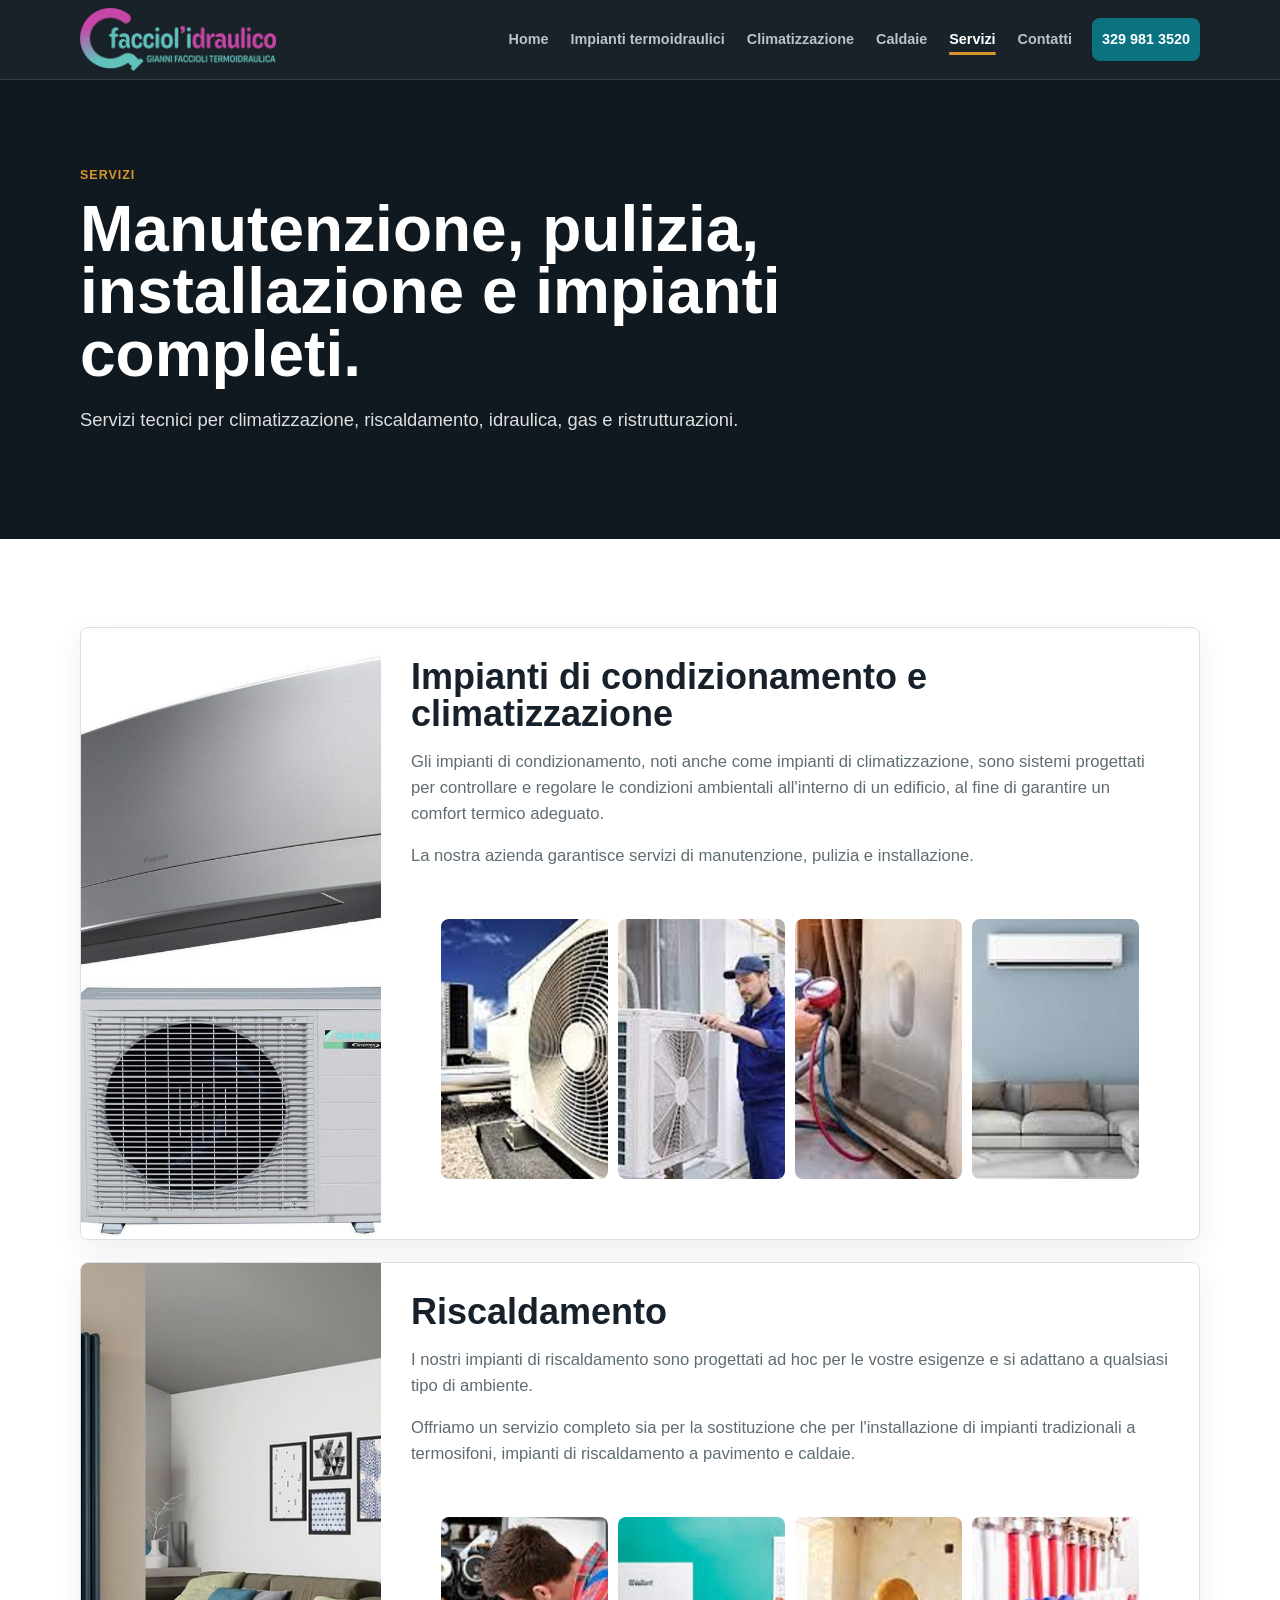
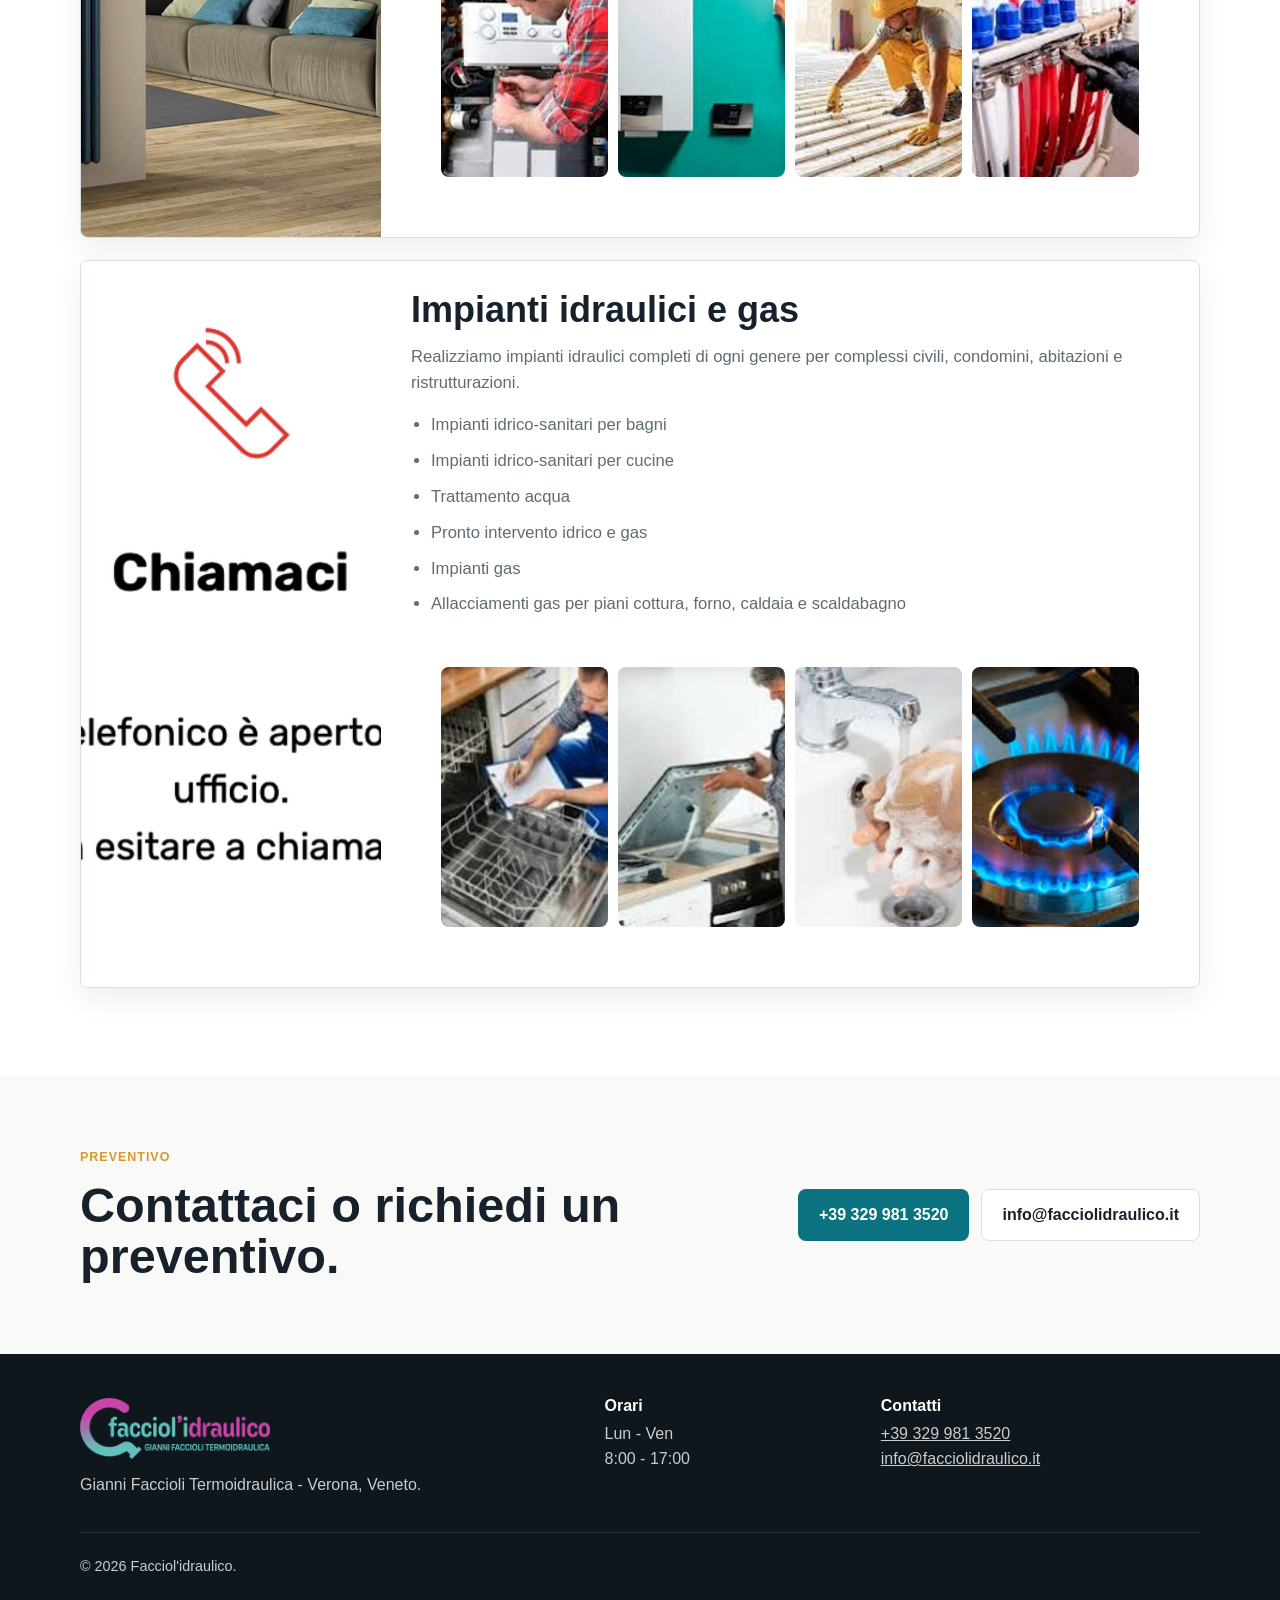
<file: web/servizi.html>
<!doctype html>
<html lang="it">
  <head>
    <meta charset="utf-8">
    <meta name="viewport" content="width=device-width, initial-scale=1">
    <meta name="description" content="Servizi Facciol'idraulico: manutenzione, pulizia, installazione, riscaldamento, impianti idraulici, impianti gas e pronto intervento.">
    <title>Servizi | Facciol'idraulico</title>
    <link rel="stylesheet" href="assets/styles.css">
    <script src="assets/script.js" defer></script>
  </head>
  <body>
    <a class="skip-link" href="#contenuto">Vai al contenuto</a>
    <header class="site-header">
      <div class="container header-inner">
        <a class="brand" href="index.html"><img src="assets/images/logo.png" alt="Facciol'idraulico" width="400" height="129"></a>
        <button class="nav-toggle" type="button" aria-expanded="false" aria-controls="site-nav" data-menu-toggle><span></span><span></span><span></span><span class="sr-only">Menu</span></button>
        <nav class="site-nav" id="site-nav" data-nav>
          <a href="index.html" data-nav-link>Home</a>
          <a href="impianti-termoidraulici.html" data-nav-link>Impianti termoidraulici</a>
          <a href="impianti-di-climatizzazione.html" data-nav-link>Climatizzazione</a>
          <a href="caldaie.html" data-nav-link>Caldaie</a>
          <a href="servizi.html" data-nav-link>Servizi</a>
          <a href="contatti.html" data-nav-link>Contatti</a>
          <a class="nav-call" href="tel:+393299813520">329 981 3520</a>
        </nav>
      </div>
    </header>
    <main id="contenuto">
      <section class="page-hero compact">
        <div class="container">
          <p class="eyebrow">Servizi</p>
          <h1>Manutenzione, pulizia, installazione e impianti completi.</h1>
          <p class="lead">Servizi tecnici per climatizzazione, riscaldamento, idraulica, gas e ristrutturazioni.</p>
        </div>
      </section>

      <section class="section">
        <div class="container service-list">
          <article class="wide-card">
            <img src="assets/images/climatizzazione.jpg" alt="Climatizzatore" width="800" height="1036" loading="lazy">
            <div>
              <h2>Impianti di condizionamento e climatizzazione</h2>
              <p>Gli impianti di condizionamento, noti anche come impianti di climatizzazione, sono sistemi progettati per controllare e regolare le condizioni ambientali all'interno di un edificio, al fine di garantire un comfort termico adeguato.</p>
              <p>La nostra azienda garantisce servizi di manutenzione, pulizia e installazione.</p>
              <div class="mini-gallery">
                <img src="assets/images/servizi-clima-1.jpg" alt="Unita esterna climatizzatore" width="800" height="800" loading="lazy">
                <img src="assets/images/servizi-clima-2.jpg" alt="Tecnico climatizzazione" width="800" height="800" loading="lazy">
                <img src="assets/images/servizi-clima-3.jpg" alt="Manutenzione climatizzatore" width="800" height="800" loading="lazy">
                <img src="assets/images/servizi-clima-4.jpg" alt="Climatizzatore in soggiorno" width="800" height="800" loading="lazy">
              </div>
            </div>
          </article>

          <article class="wide-card">
            <img src="assets/images/radiatori.jpg" alt="Radiatori" width="889" height="600" loading="lazy">
            <div>
              <h2>Riscaldamento</h2>
              <p>I nostri impianti di riscaldamento sono progettati ad hoc per le vostre esigenze e si adattano a qualsiasi tipo di ambiente.</p>
              <p>Offriamo un servizio completo sia per la sostituzione che per l'installazione di impianti tradizionali a termosifoni, impianti di riscaldamento a pavimento e caldaie.</p>
              <div class="mini-gallery">
                <img src="assets/images/servizi-riscaldamento-1.jpg" alt="Manutenzione caldaia" width="800" height="800" loading="lazy">
                <img src="assets/images/servizi-riscaldamento-2.jpg" alt="Caldaia e termostato" width="800" height="800" loading="lazy">
                <img src="assets/images/servizi-riscaldamento-3.jpg" alt="Riscaldamento a pavimento" width="800" height="800" loading="lazy">
                <img src="assets/images/servizi-riscaldamento-4.jpg" alt="Collettore impianto radiante" width="800" height="800" loading="lazy">
              </div>
            </div>
          </article>

          <article class="wide-card">
            <img src="assets/images/bagno-rubinetteria.jpg" alt="Rubinetteria bagno" width="800" height="608" loading="lazy">
            <div>
              <h2>Impianti idraulici e gas</h2>
              <p>Realizziamo impianti idraulici completi di ogni genere per complessi civili, condomini, abitazioni e ristrutturazioni.</p>
              <ul>
                <li>Impianti idrico-sanitari per bagni</li>
                <li>Impianti idrico-sanitari per cucine</li>
                <li>Trattamento acqua</li>
                <li>Pronto intervento idrico e gas</li>
                <li>Impianti gas</li>
                <li>Allacciamenti gas per piani cottura, forno, caldaia e scaldabagno</li>
              </ul>
              <div class="mini-gallery">
                <img src="assets/images/servizi-idraulica-1.jpg" alt="Impianto idrico cucina" width="800" height="800" loading="lazy">
                <img src="assets/images/servizi-idraulica-2.jpg" alt="Intervento tecnico in cucina" width="800" height="800" loading="lazy">
                <img src="assets/images/servizi-idraulica-3.jpg" alt="Lavaggio mani al rubinetto" width="800" height="800" loading="lazy">
                <img src="assets/images/servizi-idraulica-4.jpg" alt="Allacciamento gas" width="800" height="800" loading="lazy">
              </div>
            </div>
          </article>
        </div>
      </section>

      <section class="contact-cta">
        <div class="container cta-grid">
          <div>
            <p class="eyebrow">Preventivo</p>
            <h2>Contattaci o richiedi un preventivo.</h2>
          </div>
          <div class="cta-actions">
            <a class="button primary" href="tel:+393299813520">+39 329 981 3520</a>
            <a class="button secondary-dark" href="mailto:info@facciolidraulico.it">info@facciolidraulico.it</a>
          </div>
        </div>
      </section>
    </main>
    <footer class="site-footer">
      <div class="container footer-grid">
        <div><img src="assets/images/logo.png" alt="Facciol'idraulico" width="400" height="129"><p>Gianni Faccioli Termoidraulica - Verona, Veneto.</p></div>
        <div><h2>Orari</h2><p>Lun - Ven<br>8:00 - 17:00</p></div>
        <div><h2>Contatti</h2><p><a href="tel:+393299813520">+39 329 981 3520</a><br><a href="mailto:info@facciolidraulico.it">info@facciolidraulico.it</a></p></div>
      </div>
      <p class="copyright">&copy; <span data-year></span> Facciol'idraulico.</p>
    </footer>
  </body>
</html>
</file>
<file: docs/assets/styles.css>
:root {
  --ink: #17212b;
  --muted: #5f6c73;
  --line: #d9e0e3;
  --paper: #ffffff;
  --wash: #f3f7f8;
  --night: #101920;
  --night-2: #162128;
  --teal: #0b7280;
  --teal-dark: #07515a;
  --gold: #996013;
  --green: #4f6f52;
  --shadow: 0 18px 45px rgba(23, 33, 43, 0.14);
}

* {
  box-sizing: border-box;
}

html {
  scroll-behavior: smooth;
}

body {
  margin: 0;
  color: var(--ink);
  font-family: Arial, Helvetica, sans-serif;
  line-height: 1.55;
  background: var(--paper);
}

body.menu-open {
  overflow: hidden;
}

img {
  display: block;
  max-width: 100%;
  height: auto;
}

[hidden] { display: none !important; }
.header-call { display: none; }

a {
  color: inherit;
}

:focus-visible {
  outline: 3px solid #ca7922;
  outline-offset: 4px;
}

button, input, textarea {
  font: inherit;
}

main, .container > *, .cta-grid > * {
  min-width: 0;
}

h1, h2, h3, p, a, dd, figcaption {
  overflow-wrap: anywhere;
}

[id] { scroll-margin-top: 90px; }

.container {
  width: min(1120px, calc(100% - 40px));
  margin-inline: auto;
}

.skip-link,
.sr-only {
  position: absolute;
  width: 1px;
  height: 1px;
  padding: 0;
  overflow: hidden;
  clip: rect(0, 0, 0, 0);
  white-space: nowrap;
  border: 0;
}

.skip-link:focus {
  z-index: 20;
  width: auto;
  height: auto;
  left: 16px;
  top: 16px;
  padding: 10px 14px;
  clip: auto;
  color: var(--paper);
  background: var(--teal);
}

.site-header {
  position: sticky;
  z-index: 10;
  top: 0;
  color: var(--paper);
  background: rgba(16, 25, 32, 0.96);
  border-bottom: 1px solid rgba(255, 255, 255, 0.12);
  backdrop-filter: blur(14px);
}

.header-inner {
  min-height: 78px;
  display: flex;
  align-items: center;
  justify-content: space-between;
  gap: 22px;
}

.brand {
  display: inline-flex;
  align-items: center;
  padding: 8px 0;
}

.brand img {
  width: 196px;
  height: auto;
}

.site-nav {
  display: flex;
  align-items: center;
  gap: 2px;
}

.site-nav a {
  padding: 10px 10px;
  color: rgba(255, 255, 255, 0.72);
  font-size: 0.9rem;
  font-weight: 800;
  text-decoration: none;
}

.site-nav a:hover,
.site-nav a:focus-visible,
.site-nav a.is-active {
  color: var(--paper);
}

.site-nav a.is-active {
  text-decoration: underline;
  text-decoration-color: var(--gold);
  text-decoration-thickness: 3px;
  text-underline-offset: 8px;
}

.site-nav .nav-call {
  margin-left: 8px;
  color: var(--paper);
  background: var(--teal);
  border-radius: 8px;
  text-decoration: none;
}

.nav-toggle {
  display: none;
}

.hero {
  position: relative;
  min-height: 520px;
  display: grid;
  align-items: center;
  isolation: isolate;
  overflow: hidden;
  color: var(--paper);
  background: var(--night);
}

.hero::before {
  content: "";
  position: absolute;
  inset: 0;
  z-index: -1;
  background:
    linear-gradient(90deg, rgba(13, 24, 31, 0.94) 0%, rgba(13, 24, 31, 0.78) 45%, rgba(13, 24, 31, 0.25) 100%),
    linear-gradient(0deg, rgba(13, 24, 31, 0.72), rgba(13, 24, 31, 0.08));
}

.hero-bg {
  position: absolute;
  inset: 0;
  z-index: -2;
  width: 100%;
  height: 100%;
  object-fit: cover;
  object-position: 60% 50%;
}

.hero-grid {
  display: grid;
  grid-template-columns: minmax(0, 1fr) 320px;
  gap: 48px;
  align-items: end;
  padding: 64px 0;
}

.hero-copy {
  max-width: 740px;
}

.eyebrow {
  margin: 0 0 12px;
  color: var(--gold);
  font-size: 0.78rem;
  font-weight: 900;
  letter-spacing: 0;
  text-transform: uppercase;
}

h1,
h2,
h3,
p {
  margin-top: 0;
}

h1 {
  margin-bottom: 20px;
  max-width: 780px;
  font-size: 3.5rem;
  line-height: 1.08;
  font-weight: 900;
  overflow-wrap: break-word;
}

h2 {
  margin-bottom: 16px;
  font-size: 2.25rem;
  line-height: 1.18;
}

h3 {
  margin-bottom: 10px;
  font-size: 1.28rem;
}

.lead {
  max-width: 680px;
  color: rgba(255, 255, 255, 0.86);
  font-size: 1.15rem;
}

.hero-actions {
  display: flex;
  flex-wrap: wrap;
  gap: 12px;
  margin-top: 32px;
}

.button {
  min-height: 48px;
  display: inline-flex;
  align-items: center;
  justify-content: center;
  padding: 13px 20px;
  border: 1px solid transparent;
  border-radius: 8px;
  font-weight: 900;
  text-decoration: none;
  cursor: pointer;
}

.button.primary {
  color: var(--paper);
  background: var(--teal);
}

.button.primary:hover,
.button.primary:focus-visible {
  background: var(--teal-dark);
}

.button.whatsapp-button {
  gap: 8px;
  color: var(--paper);
  background: #128c7e;
}

.button.whatsapp-button:hover,
.button.whatsapp-button:focus-visible {
  background: #0f766c;
}

.button.secondary {
  color: var(--paper);
  border-color: rgba(255, 255, 255, 0.5);
  background: rgba(255, 255, 255, 0.1);
}

.button.secondary-dark {
  color: var(--ink);
  border-color: var(--line);
  background: var(--paper);
}

.hero-panel {
  padding: 24px;
  border: 1px solid rgba(255, 255, 255, 0.22);
  border-radius: 8px;
  background: rgba(255, 255, 255, 0.12);
  backdrop-filter: blur(16px);
}

.hero-panel dl,
.hero-panel dd {
  margin: 0;
}

.hero-panel div + div {
  margin-top: 18px;
  padding-top: 18px;
  border-top: 1px solid rgba(255, 255, 255, 0.2);
}

.hero-panel dt {
  color: rgba(255, 255, 255, 0.68);
  font-size: 0.78rem;
  font-weight: 900;
  text-transform: uppercase;
}

.hero-panel dd {
  margin-top: 4px;
  font-weight: 900;
}

.quick-strip {
  background: var(--teal-dark);
}

.quick-grid {
  display: grid;
  grid-template-columns: repeat(4, minmax(0, 1fr));
}

.quick-grid a {
  min-height: 76px;
  display: flex;
  align-items: center;
  justify-content: space-between;
  gap: 8px;
  padding: 18px 20px;
  color: var(--paper);
  border-left: 1px solid rgba(255, 255, 255, 0.16);
  font-weight: 900;
  text-decoration: underline;
  text-underline-offset: 4px;
  text-decoration-thickness: 1px;
}

.quick-grid a:hover,
.quick-grid a:focus-visible {
  background: rgba(255, 255, 255, 0.1);
  text-decoration-thickness: 2px;
}

.quick-grid a:last-child {
  border-right: 1px solid rgba(255, 255, 255, 0.16);
}

.quick-grid span {
  min-width: 0;
  overflow-wrap: normal;
}

.quick-grid svg {
  flex: 0 0 20px;
  display: block;
}

.section,
.contact-section {
  padding: 64px 0;
}

.muted {
  background: var(--wash);
}

.section-head {
  max-width: 780px;
  margin-bottom: 36px;
}

.section-head p:not(.eyebrow),
.rich-text p,
.rich-text li,
.wide-card p,
.wide-card li {
  color: var(--muted);
  font-size: 1.04rem;
}

.service-grid {
  display: grid;
  grid-template-columns: repeat(3, minmax(0, 1fr));
  gap: 18px;
}

.service-card,
.wide-card,
.side-panel,
.faq-list details {
  border: 1px solid var(--line);
  border-radius: 8px;
  background: var(--paper);
  box-shadow: 0 10px 28px rgba(23, 33, 43, 0.08);
}

.service-card {
  display: flex;
  flex-direction: column;
  overflow: hidden;
}

.service-card img {
  width: 100%;
  height: 260px;
  object-fit: cover;
}

.service-card div {
  flex: 1;
  display: flex;
  flex-direction: column;
  padding: 24px;
}

.service-card .text-link { margin-top: auto; }
.service-card h3 { min-height: 3.2em; line-height: 1.3; }
.service-card img { object-position: center; }
.home-services .boiler-photo,
.boiler-gallery .boiler-photo,
.page-hero .boiler-photo { object-position: 88% center; }
.maintenance-photo { object-position: 30% center; }

.text-link {
  display: inline-flex;
  margin-top: 8px;
  color: var(--teal-dark);
  font-weight: 900;
  text-decoration: none;
  min-height: 44px;
  align-items: center;
}

.text-link:hover,
.text-link:focus-visible {
  text-decoration: underline;
  text-underline-offset: 4px;
}

.two-col {
  display: grid;
  grid-template-columns: 0.82fr 1.18fr;
  gap: 54px;
  align-items: start;
}

.faq-list {
  display: grid;
  gap: 12px;
}

.faq-list details {
  padding: 20px;
}

.faq-list summary {
  color: var(--ink);
  font-size: 1.08rem;
  font-weight: 900;
  cursor: pointer;
}

.faq-list p {
  margin: 12px 0 0;
  color: var(--muted);
}

.testimonial-band {
  padding: 72px 0;
  color: var(--paper);
  background: var(--night-2);
}

.testimonial-band blockquote {
  max-width: 900px;
  margin: 0;
  font-size: 1.5rem;
  line-height: 1.2;
  font-weight: 800;
}

.contact-cta {
  padding: 72px 0;
  background: #f9faf7;
}

.cta-grid {
  display: grid;
  grid-template-columns: minmax(0, 1fr) minmax(0, 1fr);
  gap: 30px;
  align-items: center;
}

.cta-grid h2 {
  margin-bottom: 0;
}

.cta-actions {
  display: flex;
  gap: 12px;
  flex-wrap: wrap;
  justify-content: flex-end;
}

.page-hero {
  padding: 48px 0;
  color: var(--paper);
  background:
    linear-gradient(115deg, rgba(16, 25, 32, 0.96), rgba(16, 25, 32, 0.88)),
    var(--night);
}

.page-hero.compact {
  padding: 48px 0;
}

.page-hero-grid {
  display: grid;
  grid-template-columns: minmax(0, 1fr) 360px;
  gap: 52px;
  align-items: center;
}

.page-hero h1 {
  font-size: 3rem;
}

.page-hero img {
  width: 100%;
  height: 240px;
  border-radius: 8px;
  object-fit: contain;
  box-shadow: var(--shadow);
}

.page-hero .scene-photo {
  height: auto;
  max-width: 480px;
  aspect-ratio: 3 / 2;
  object-fit: cover;
}

.content-grid {
  display: grid;
  grid-template-columns: minmax(0, 1fr) 320px;
  gap: 46px;
  align-items: start;
}

.content-grid > * {
  min-width: 0;
}

.rich-text {
  max-width: 780px;
  min-width: 0;
}

.rich-text h2 { font-size: 1.75rem; }
.rich-text h3 { margin-top: 28px; }

.rich-text h2 + p,
.rich-text h2 + ol,
.rich-text p + p,
.rich-text p + ul,
.rich-text ul + h2,
.rich-text p + h2 {
  margin-top: 18px;
}

.rich-text h2:not(:first-child) {
  margin-top: 46px;
}

.rich-text ul,
.rich-text ol,
.wide-card ul {
  padding-left: 20px;
}

.rich-text li + li,
.wide-card li + li {
  margin-top: 10px;
}

.side-panel {
  position: sticky;
  top: 104px;
  padding: 24px;
}

.side-panel h2 {
  font-size: 1.3rem;
}

.check-list {
  display: grid;
  gap: 10px;
  margin: 0 0 24px;
  padding: 0;
  list-style: none;
}

.check-list li {
  position: relative;
  padding-left: 24px;
  color: var(--muted);
}

.check-list li::before {
  content: "";
  position: absolute;
  left: 0;
  top: 0.68em;
  width: 9px;
  height: 9px;
  border-radius: 50%;
  background: var(--gold);
}

.service-list {
  display: grid;
  gap: 22px;
}

.wide-card {
  display: grid;
  grid-template-columns: 300px minmax(0, 1fr);
  overflow: hidden;
  border: 0;
  border-top: 1px solid var(--line);
  border-radius: 0;
  box-shadow: none;
  padding-top: 28px;
  align-items: start;
}

.wide-card > img {
  width: 100%;
  max-width: 480px;
  height: auto;
  aspect-ratio: 3 / 2;
  object-fit: cover;
  border-radius: 8px;
  background: var(--wash);
}

.wide-card > div {
  padding: 0 0 0 30px;
}

.wide-card h2 {
  font-size: 1.75rem;
}

.image-grid {
  display: grid;
  grid-template-columns: repeat(3, minmax(0, 1fr));
  gap: 16px;
  margin-top: 30px;
}

.image-tile {
  margin: 0;
  overflow: hidden;
  border: 1px solid var(--line);
  border-radius: 8px;
  background: var(--paper);
  box-shadow: 0 10px 28px rgba(23, 33, 43, 0.08);
}

.image-tile img {
  width: 100%;
  height: 220px;
  object-fit: cover;
}

.image-tile figcaption {
  padding: 12px 14px;
  color: var(--muted);
  font-size: 0.92rem;
  font-weight: 800;
}

.product-gallery {
  margin: 18px 0 28px;
  grid-template-columns: repeat(2, minmax(0, 1fr));
}

.product-gallery .image-tile img {
  height: auto;
  aspect-ratio: 4 / 3;
  object-fit: contain;
  background: #f7f9fa;
}

.clima-products .image-tile img {
  object-fit: cover;
}

.scroll-gallery-frame {
  position: relative;
  width: 100%;
  max-width: 100%;
  min-width: 0;
  padding-bottom: 52px;
  margin: 18px 0 28px;
  border-radius: 8px;
}

.gallery-arrow {
  position: absolute;
  z-index: 2;
  bottom: 0;
  width: 44px;
  height: 44px;
  display: grid;
  place-items: center;
  padding: 0;
  border: 1px solid rgba(23, 33, 43, 0.14);
  border-radius: 50%;
  color: var(--ink);
  line-height: 1;
  cursor: pointer;
  background: rgba(255, 255, 255, 0.86);
  box-shadow: 0 10px 22px rgba(23, 33, 43, 0.16);
}

.gallery-arrow svg {
  display: block;
  width: 20px;
  height: 20px;
}

.gallery-arrow:hover,
.gallery-arrow:focus-visible {
  background: var(--paper);
}

.gallery-arrow:disabled {
  opacity: 0.35;
  cursor: default;
}

.gallery-arrow-prev {
  right: 56px;
}

.gallery-arrow-next {
  right: 0;
}

.scroll-gallery {
  width: 100%;
  max-width: 100%;
  min-width: 0;
  display: flex;
  gap: 14px;
  overflow-x: auto;
  overflow-y: hidden;
  margin: 0;
  padding: 0 0 8px;
  scroll-snap-type: x mandatory;
  overscroll-behavior-inline: contain;
  scrollbar-width: thin;
  scrollbar-color: var(--teal) var(--wash);
  -webkit-overflow-scrolling: touch;
}


.scroll-gallery:focus-visible {
  outline: 3px solid rgba(11, 114, 128, 0.22);
  outline-offset: 3px;
}

.scroll-gallery .image-tile {
  flex: 0 0 min(430px, 88%);
  min-width: 0;
  scroll-snap-align: start;
}

.scroll-gallery .image-tile img {
  height: auto;
  aspect-ratio: 3 / 2;
  object-fit: cover;
}

.gallery-position {
  position: absolute;
  left: 0;
  bottom: 10px;
  color: var(--muted);
  font-size: 0.94rem;
}

.inline-visual {
  margin: 26px 0;
  overflow: hidden;
  border: 1px solid var(--line);
  border-radius: 8px;
  background: var(--paper);
  box-shadow: 0 10px 28px rgba(23, 33, 43, 0.08);
}

.inline-visual img {
  width: 100%;
  height: auto;
  object-fit: contain;
  background: #f7f9fa;
}

.inline-visual figcaption {
  padding: 12px 16px;
  color: var(--muted);
  font-size: 0.94rem;
  font-weight: 800;
  border-top: 1px solid var(--line);
}

.brand-strip {
  margin: 28px 0;
  padding: 0;
  background: var(--paper);
}

.brand-strip img {
  width: 100%;
  max-height: 80px;
  object-fit: contain;
}

.mini-gallery {
  display: grid;
  grid-template-columns: repeat(4, minmax(0, 1fr));
  gap: 10px;
  margin-top: 20px;
}

.mini-gallery img {
  width: 100%;
  height: auto;
  min-height: 0;
  aspect-ratio: 1 / 1;
  border-radius: 8px;
  object-fit: cover;
}

.image-link {
  display: block;
  min-width: 0;
  cursor: zoom-in;
}

.image-dialog {
  width: min(1000px, calc(100% - 32px));
  max-height: calc(100dvh - 32px);
  padding: 16px;
  border: 0;
  border-radius: 8px;
  color: var(--ink);
  background: var(--paper);
}

.image-dialog::backdrop { background: rgba(10, 15, 18, 0.8); }
body:has(.image-dialog[open]) { overflow: hidden; }
.image-dialog form { display: flex; justify-content: flex-end; margin-bottom: 12px; }
.image-dialog .button { width: auto; }
.image-dialog img { width: 100%; height: min(68dvh, 720px); object-fit: contain; }
.image-dialog p { margin: 12px 0 0; }

.brand-strip p { margin: 0; color: var(--muted); font-size: 0.94rem; }
.brand-strip strong { color: var(--ink); }

.payment-card {
  display: grid;
  grid-template-columns: 1fr 180px;
  gap: 18px;
  align-items: center;
  margin-top: 22px;
  padding: 18px;
  border: 1px solid rgba(255, 255, 255, 0.16);
  border-radius: 8px;
  background: rgba(255, 255, 255, 0.06);
}

.payment-card p {
  margin: 0;
}

.payment-card img {
  width: 100%;
  height: auto;
  object-fit: contain;
  border-radius: 6px;
}

.contact-section {
  min-height: calc(100vh - 78px);
  display: grid;
  align-items: center;
  color: var(--paper);
  background:
    linear-gradient(115deg, rgba(16, 25, 32, 0.98), rgba(16, 25, 32, 0.83)),
    url("images/hero-tools.jpg") center / cover;
}

.contact-grid {
  display: grid;
  grid-template-columns: 1fr 0.9fr;
  gap: 48px;
  align-items: start;
}

.contact-copy h1 {
  font-size: 3rem;
}

.contact-copy p {
  color: rgba(255, 255, 255, 0.76);
  font-size: 1.08rem;
}

.contact-cards {
  display: grid;
  gap: 12px;
  margin-top: 28px;
}

.contact-cards a,
.contact-info {
  display: block;
  padding: 18px;
  border: 1px solid rgba(255, 255, 255, 0.16);
  border-radius: 8px;
  color: var(--paper);
  text-decoration: none;
  background: rgba(255, 255, 255, 0.06);
}

.contact-cards .whatsapp-link {
  display: block;
}

.contact-cards { grid-template-columns: repeat(2, minmax(0, 1fr)); }
.contact-cards a:nth-child(n+3) { grid-column: 1 / -1; }
.contact-info { padding: 12px 0; border: 0; background: none; }

.payment-logos {
  display: grid;
  grid-template-columns: 1fr 0.8fr 1.8fr;
  align-items: center;
  gap: 20px;
  width: 304px;
  max-width: 100%;
  padding: 16px;
  border-radius: 6px;
  background: var(--paper);
}

.payment-logos img {
  width: 100%;
  height: auto;
  object-fit: contain;
}

.contact-location {
  background: var(--wash);
}

.location-heading {
  display: flex;
  flex-wrap: wrap;
  justify-content: space-between;
  align-items: center;
  gap: 16px 24px;
  margin-bottom: 24px;
}

.location-heading h2 { margin: 0; }
.location-heading p { margin: 8px 0 0; color: var(--muted); }
.location-heading .button { width: auto; gap: 8px; }
.location-heading svg { flex-shrink: 0; }

.location-map {
  display: block;
  width: 100%;
  height: 320px;
  border: 1px solid var(--line);
  border-radius: 8px;
  background: var(--paper);
}

@media (max-width: 560px) {
  .location-map { height: 260px; }
}

.contact-form h2 { font-size: 1.5rem; margin: 0; }
.form-status { margin: 0; color: var(--teal-dark); }

.contact-cards span,
.contact-info span {
  display: block;
  margin-bottom: 4px;
  color: rgba(255, 255, 255, 0.62);
  font-size: 0.8rem;
  font-weight: 900;
  text-transform: uppercase;
}

.contact-form {
  display: grid;
  gap: 16px;
  padding: 28px;
  border-radius: 8px;
  color: var(--ink);
  background: var(--paper);
}

.contact-form label {
  display: grid;
  gap: 8px;
  color: var(--ink);
  font-weight: 900;
}

.contact-form input,
.contact-form textarea {
  width: 100%;
  padding: 13px 14px;
  border: 1px solid var(--line);
  border-radius: 8px;
  color: var(--ink);
  font: inherit;
}

.contact-form input:focus,
.contact-form textarea:focus {
  border-color: var(--teal);
  outline: 3px solid rgba(11, 114, 128, 0.15);
}

.contact-form textarea {
  resize: vertical;
}

.contact-form .button {
  width: 100%;
  border: 0;
}

.form-note {
  margin-bottom: 0;
  color: var(--muted);
  font-size: 0.9rem;
}

.site-footer {
  padding: 44px 0 42px;
  color: rgba(255, 255, 255, 0.78);
  background: #0f171d;
}

.footer-grid {
  display: grid;
  grid-template-columns: 1.25fr 0.7fr 1fr;
  gap: 28px;
}

.site-footer h2 {
  margin-bottom: 8px;
  color: var(--paper);
  font-size: 1rem;
}

.site-footer p {
  margin-bottom: 0;
}

.site-footer a:hover,
.site-footer a:focus-visible {
  color: var(--paper);
}

.site-footer p a { display: inline-flex; align-items: center; min-height: 44px; }
.site-footer .copyright a { min-height: 44px; }
.contact-cards .whatsapp-icon { margin-right: 6px; }

.whatsapp-link {
  display: inline-flex;
  align-items: center;
  gap: 7px;
}

.whatsapp-icon,
.site-footer .whatsapp-icon {
  width: 18px;
  height: 18px;
  display: inline-block;
  margin: 0;
  flex: 0 0 auto;
  vertical-align: text-bottom;
}

.button .whatsapp-icon {
  width: 20px;
  height: 20px;
}

.footer-address {
  font-weight: 800;
}

.footer-map {
  display: inline-flex;
  align-items: center;
  min-height: 44px;
  margin-top: 8px;
  color: #8ad9df;
  font-weight: 700;
  text-underline-offset: 4px;
}

.copyright {
  width: min(1120px, calc(100% - 40px));
  margin: 34px auto 0;
  padding-top: 22px;
  border-top: 1px solid rgba(255, 255, 255, 0.12);
  font-size: 0.9rem;
}

.legal-page {
  background: var(--wash);
}

.legal-text {
  max-width: 860px;
  padding: 0;
}

.legal-text h2 {
  margin-top: 28px;
  font-size: 1.28rem;
}

.legal-text h2:first-child {
  margin-top: 0;
}

@media (max-width: 1080px) {
  .brand img {
    width: 170px;
  }

  .site-nav a {
    padding-inline: 7px;
    font-size: 0.84rem;
  }
}

@media (max-width: 1080px) {

  .container {
    width: min(100% - 32px, 1000px);
  }

  .header-inner {
    min-height: 70px;
    gap: 12px;
  }

  .brand { flex: 1; min-width: 0; }
  .header-call { display: inline-flex; align-items: center; min-height: 44px; padding: 0 10px; background: var(--teal); border-radius: 6px; font-weight: 700; text-decoration: none; }
  .nav-toggle { flex-shrink: 0; }

  .brand img {
    width: 174px;
  }

  .js .nav-toggle {
    width: 44px;
    height: 44px;
    display: inline-grid;
    place-content: center;
    gap: 5px;
    border: 1px solid rgba(255, 255, 255, 0.2);
    border-radius: 8px;
    background: rgba(255, 255, 255, 0.08);
  }

  .nav-toggle span:not(.sr-only) {
    width: 20px;
    height: 2px;
    display: block;
    background: var(--paper);
  }

  .site-nav {
    display: grid;
    padding: 16px 14px 22px;
    border-bottom: 1px solid rgba(255, 255, 255, 0.14);
    background: var(--night);
    box-shadow: 0 18px 36px rgba(0, 0, 0, 0.22);
  }

  .js .site-nav {
    position: absolute;
    inset: 100% 0 auto;
    max-height: calc(100dvh - 70px);
    overflow-y: auto;
    display: none;
  }

  .js .site-nav.is-open {
    display: grid;
  }

  html:not(.js) .header-inner { flex-wrap: wrap; }
  html:not(.js) .site-nav { width: 100%; }

  .site-nav a {
    padding: 14px;
    color: rgba(255, 255, 255, 0.82);
    font-size: 1.02rem;
  }

  .site-nav .nav-call {
    margin-left: 0;
    text-align: center;
  }
}

@media (max-width: 920px) {

  .hero {
    min-height: auto;
  }

  .hero::before {
    background: linear-gradient(180deg, rgba(13, 24, 31, 0.93) 0%, rgba(13, 24, 31, 0.76) 100%);
  }

  .hero-grid,
  .page-hero-grid,
  .content-grid,
  .two-col,
  .contact-grid,
  .footer-grid,
  .cta-grid {
    grid-template-columns: 1fr;
  }

  .hero-grid {
    gap: 24px;
    padding: 36px 0;
  }

  h1,
  .page-hero h1,
  .contact-copy h1 {
    font-size: 2.25rem;
    line-height: 1.14;
  }

  .lead {
    font-size: 1.04rem;
  }

  .hero-actions,
  .cta-actions {
    display: grid;
    grid-template-columns: repeat(2, minmax(0, 1fr));
    justify-content: stretch;
  }

  .hero-panel {
    padding: 0;
    border: 0;
    background: none;
    backdrop-filter: none;
  }

  .hero-panel dl { display: grid; grid-template-columns: repeat(2, minmax(0, 1fr)); gap: 16px; }
  .hero-panel div + div { margin: 0; padding: 0; border: 0; }
  .hero-panel div:nth-child(-n+2) { display: none; }
  .hero-panel dd { font-size: 0.94rem; font-weight: 600; }
  .hero-actions > :last-child, .cta-actions > :last-child { grid-column: 1 / -1; }
  .hero-actions { margin-top: 20px; }
  .cta-actions .button:first-child { font-size: 0.94rem; padding-inline: 8px; }
  h2 { font-size: 1.75rem; }

  .service-grid {
    grid-template-columns: 1fr;
  }

  .quick-grid { grid-template-columns: repeat(2, minmax(0, 1fr)); }

  .quick-grid a,
  .quick-grid a:last-child {
    min-height: 72px;
    border-right: 0;
    border-left: 0;
    border-top: 1px solid rgba(255, 255, 255, 0.16);
    padding: 14px 8px;
    gap: 8px;
    font-size: 0.9rem;
  }

  .section,
  .contact-section {
    padding: 40px 0;
  }

  .page-hero,
  .page-hero.compact {
    padding: 32px 0;
  }

  .page-hero img {
    height: 190px;
  }

  .page-hero-grid { gap: 12px; }
  .two-col, .contact-grid, .content-grid { gap: 28px; }
  .section-head { margin-bottom: 24px; }
  .service-card h3 { min-height: 0; }

  .side-panel {
    position: static;
  }

  .wide-card {
    grid-template-columns: 1fr;
  }

  .wide-card > div {
    padding: 20px 0 0;
  }

  .image-grid,
  .mini-gallery,
  .payment-card {
    grid-template-columns: 1fr;
  }

  .product-gallery {
    grid-template-columns: repeat(2, minmax(0, 1fr));
  }

  .product-gallery .image-tile img {
    height: auto;
  }

  .mini-gallery {
    grid-template-columns: repeat(2, minmax(0, 1fr));
  }

  .payment-card img {
    max-width: 220px;
  }

  .button {
    width: 100%;
  }
}

@media (min-width: 561px) and (max-width: 920px) {
  .home-services .service-card img,
  .image-grid:not(.product-gallery) .image-tile img {
    height: auto;
    aspect-ratio: 3 / 2;
  }
}

@media (max-width: 560px) {
  .page-hero.photo-hero {
    padding: 0;
    overflow: hidden;
  }

  .photo-hero .page-hero-grid {
    position: relative;
    isolation: isolate;
    width: 100%;
    min-height: 380px;
    padding-top: 140px;
    gap: 0;
  }

  .photo-hero .page-hero-grid > img {
    position: absolute;
    inset: 0;
    z-index: -2;
    width: 100%;
    max-width: none;
    height: 100%;
    aspect-ratio: auto;
    object-fit: cover;
    object-position: center;
    border-radius: 0;
    box-shadow: none;
  }

  .photo-hero .page-hero-grid > .boiler-photo {
    object-position: 88% center;
  }

  .photo-hero .page-hero-grid > div {
    position: relative;
    isolation: isolate;
    align-self: end;
    padding: 24px 16px 28px;
  }

  .photo-hero .page-hero-grid > div::before {
    content: "";
    position: absolute;
    inset: -140px 0 0;
    z-index: -1;
    background: linear-gradient(180deg, transparent, rgba(16, 25, 32, 0.58) 140px, rgba(16, 25, 32, 0.68));
  }

  .photo-hero h1,
  .photo-hero .lead { text-shadow: 0 1px 3px rgba(0, 0, 0, 0.35); }

  .photo-hero h1 { margin-bottom: 12px; }
  .photo-hero .lead { margin-bottom: 0; color: var(--paper); }

  .brand img {
    width: 160px;
  }

  .contact-form,
  .service-card div {
    padding: 20px;
  }

  .home-services .service-grid,
  .home-interventions .image-grid {
    gap: 12px;
  }

  .home-services .service-card,
  .home-interventions .image-tile {
    display: grid;
    grid-template-columns: 96px minmax(0, 1fr);
    align-items: start;
  }

  .home-services .service-card img,
  .home-interventions .image-tile img {
    width: 96px;
    height: 112px;
    min-height: 0;
    aspect-ratio: auto;
    object-fit: cover;
    align-self: center;
    background: var(--wash);
  }

  .home-services .service-card > div { min-width: 0; }
  .home-interventions .image-link { align-self: center; }

  .home-services .service-card div {
    padding: 14px;
  }

  .home-services .service-card h3 {
    margin-bottom: 6px;
    font-size: 1rem;
    line-height: 1.12;
  }

  .home-services .service-card p {
    margin-bottom: 6px;
    font-size: 0.94rem;
    line-height: 1.5;
  }

  .home-services .text-link {
    margin-top: 0;
    font-size: 0.94rem;
  }

  .home-interventions .image-tile figcaption {
    display: flex;
    align-items: center;
    padding: 12px;
    font-size: 1rem;
    line-height: 1.4;
    align-self: center;
  }

  .product-gallery {
    grid-template-columns: 1fr;
    gap: 10px;
  }

  .product-gallery .image-tile img {
    height: auto;
  }

  .scroll-gallery {
    display: flex;
    gap: 12px;
    padding: 0 0 8px;
  }

  .scroll-gallery .image-tile {
    flex-basis: 90%;
    max-width: 90%;
  }

  .product-gallery .image-tile figcaption {
    padding: 10px;
    font-size: 0.94rem;
  }

  .testimonial-band {
    padding: 36px 0;
  }
}

@media (max-width: 359px) {
  .quick-grid svg { display: none; }
  .photo-hero h1 { font-size: 2rem; }
}

@media (prefers-reduced-motion: reduce) {
  html { scroll-behavior: auto; }
}
</file>
<file: web/assets/styles.css>
:root {
  --ink: #17212b;
  --muted: #5f6c73;
  --line: #d9e0e3;
  --paper: #ffffff;
  --wash: #f3f7f8;
  --night: #101920;
  --night-2: #162128;
  --teal: #0b7280;
  --teal-dark: #07515a;
  --gold: #d9972b;
  --green: #4f6f52;
  --shadow: 0 18px 45px rgba(23, 33, 43, 0.14);
}

* {
  box-sizing: border-box;
}

html {
  scroll-behavior: smooth;
}

body {
  margin: 0;
  color: var(--ink);
  font-family: Arial, Helvetica, sans-serif;
  line-height: 1.55;
  background: var(--paper);
}

body.menu-open {
  overflow: hidden;
}

img {
  display: block;
  max-width: 100%;
}

a {
  color: inherit;
}

.container {
  width: min(1120px, calc(100% - 40px));
  margin-inline: auto;
}

.skip-link,
.sr-only {
  position: absolute;
  width: 1px;
  height: 1px;
  padding: 0;
  overflow: hidden;
  clip: rect(0, 0, 0, 0);
  white-space: nowrap;
  border: 0;
}

.skip-link:focus {
  z-index: 20;
  width: auto;
  height: auto;
  left: 16px;
  top: 16px;
  padding: 10px 14px;
  clip: auto;
  color: var(--paper);
  background: var(--teal);
}

.site-header {
  position: sticky;
  z-index: 10;
  top: 0;
  color: var(--paper);
  background: rgba(16, 25, 32, 0.96);
  border-bottom: 1px solid rgba(255, 255, 255, 0.12);
  backdrop-filter: blur(14px);
}

.header-inner {
  min-height: 78px;
  display: flex;
  align-items: center;
  justify-content: space-between;
  gap: 22px;
}

.brand {
  display: inline-flex;
  align-items: center;
  padding: 8px 0;
}

.brand img {
  width: 196px;
  height: auto;
}

.site-nav {
  display: flex;
  align-items: center;
  gap: 2px;
}

.site-nav a {
  padding: 10px 10px;
  color: rgba(255, 255, 255, 0.72);
  font-size: 0.9rem;
  font-weight: 800;
  text-decoration: none;
}

.site-nav a:hover,
.site-nav a:focus-visible,
.site-nav a.is-active {
  color: var(--paper);
}

.site-nav a.is-active {
  text-decoration: underline;
  text-decoration-color: var(--gold);
  text-decoration-thickness: 3px;
  text-underline-offset: 8px;
}

.site-nav .nav-call {
  margin-left: 8px;
  color: var(--paper);
  background: var(--teal);
  border-radius: 8px;
  text-decoration: none;
}

.nav-toggle {
  display: none;
}

.hero {
  position: relative;
  min-height: 680px;
  display: grid;
  align-items: center;
  isolation: isolate;
  overflow: hidden;
  color: var(--paper);
  background: var(--night);
}

.hero::before {
  content: "";
  position: absolute;
  inset: 0;
  z-index: -1;
  background:
    linear-gradient(90deg, rgba(13, 24, 31, 0.94) 0%, rgba(13, 24, 31, 0.78) 45%, rgba(13, 24, 31, 0.25) 100%),
    linear-gradient(0deg, rgba(13, 24, 31, 0.72), rgba(13, 24, 31, 0.08));
}

.hero-bg {
  position: absolute;
  inset: 0;
  z-index: -2;
  width: 100%;
  height: 100%;
  object-fit: cover;
  object-position: 60% 50%;
}

.hero-grid {
  display: grid;
  grid-template-columns: minmax(0, 1fr) 320px;
  gap: 48px;
  align-items: end;
  padding: 96px 0 56px;
}

.hero-copy {
  max-width: 740px;
}

.eyebrow {
  margin: 0 0 12px;
  color: var(--gold);
  font-size: 0.78rem;
  font-weight: 900;
  letter-spacing: 0.08em;
  text-transform: uppercase;
}

h1,
h2,
h3,
p {
  margin-top: 0;
}

h1 {
  margin-bottom: 20px;
  max-width: 780px;
  font-size: clamp(2.6rem, 7vw, 5.3rem);
  line-height: 0.98;
  font-weight: 900;
  overflow-wrap: break-word;
}

h2 {
  margin-bottom: 16px;
  font-size: clamp(1.8rem, 3.8vw, 3.25rem);
  line-height: 1.05;
}

h3 {
  margin-bottom: 10px;
  font-size: 1.28rem;
}

.lead {
  max-width: 680px;
  color: rgba(255, 255, 255, 0.86);
  font-size: 1.15rem;
}

.hero-actions {
  display: flex;
  flex-wrap: wrap;
  gap: 12px;
  margin-top: 32px;
}

.button {
  min-height: 48px;
  display: inline-flex;
  align-items: center;
  justify-content: center;
  padding: 13px 20px;
  border: 1px solid transparent;
  border-radius: 8px;
  font-weight: 900;
  text-decoration: none;
  cursor: pointer;
}

.button.primary {
  color: var(--paper);
  background: var(--teal);
}

.button.primary:hover,
.button.primary:focus-visible {
  background: var(--teal-dark);
}

.button.secondary {
  color: var(--paper);
  border-color: rgba(255, 255, 255, 0.5);
  background: rgba(255, 255, 255, 0.1);
}

.button.secondary-dark {
  color: var(--ink);
  border-color: var(--line);
  background: var(--paper);
}

.hero-panel {
  padding: 24px;
  border: 1px solid rgba(255, 255, 255, 0.22);
  border-radius: 8px;
  background: rgba(255, 255, 255, 0.12);
  backdrop-filter: blur(16px);
}

.hero-panel dl,
.hero-panel dd {
  margin: 0;
}

.hero-panel div + div {
  margin-top: 18px;
  padding-top: 18px;
  border-top: 1px solid rgba(255, 255, 255, 0.2);
}

.hero-panel dt {
  color: rgba(255, 255, 255, 0.68);
  font-size: 0.78rem;
  font-weight: 900;
  text-transform: uppercase;
}

.hero-panel dd {
  margin-top: 4px;
  font-weight: 900;
}

.quick-strip {
  background: var(--teal-dark);
}

.quick-grid {
  display: grid;
  grid-template-columns: repeat(4, minmax(0, 1fr));
}

.quick-grid a {
  min-height: 92px;
  display: flex;
  align-items: center;
  gap: 12px;
  padding: 18px 20px;
  color: var(--paper);
  border-left: 1px solid rgba(255, 255, 255, 0.16);
  font-weight: 900;
  text-decoration: none;
}

.quick-grid a:last-child {
  border-right: 1px solid rgba(255, 255, 255, 0.16);
}

.quick-grid span {
  color: var(--gold);
  font-size: 0.82rem;
}

.section,
.contact-section {
  padding: 88px 0;
}

.muted {
  background: var(--wash);
}

.section-head {
  max-width: 780px;
  margin-bottom: 36px;
}

.section-head p:not(.eyebrow),
.rich-text p,
.rich-text li,
.wide-card p,
.wide-card li {
  color: var(--muted);
  font-size: 1.04rem;
}

.service-grid {
  display: grid;
  grid-template-columns: repeat(3, minmax(0, 1fr));
  gap: 18px;
}

.service-card,
.wide-card,
.side-panel,
.faq-list details {
  border: 1px solid var(--line);
  border-radius: 8px;
  background: var(--paper);
  box-shadow: 0 10px 28px rgba(23, 33, 43, 0.08);
}

.service-card {
  overflow: hidden;
}

.service-card img {
  width: 100%;
  aspect-ratio: 4 / 3;
  object-fit: cover;
}

.service-card div {
  padding: 24px;
}

.text-link {
  display: inline-flex;
  margin-top: 8px;
  color: var(--teal-dark);
  font-weight: 900;
  text-decoration: none;
}

.text-link:hover,
.text-link:focus-visible {
  text-decoration: underline;
  text-underline-offset: 4px;
}

.two-col {
  display: grid;
  grid-template-columns: 0.82fr 1.18fr;
  gap: 54px;
  align-items: start;
}

.faq-list {
  display: grid;
  gap: 12px;
}

.faq-list details {
  padding: 20px;
}

.faq-list summary {
  color: var(--ink);
  font-size: 1.08rem;
  font-weight: 900;
  cursor: pointer;
}

.faq-list p {
  margin: 12px 0 0;
  color: var(--muted);
}

.testimonial-band {
  padding: 72px 0;
  color: var(--paper);
  background: var(--night-2);
}

.testimonial-band blockquote {
  max-width: 900px;
  margin: 0;
  font-size: clamp(1.55rem, 3vw, 2.4rem);
  line-height: 1.2;
  font-weight: 800;
}

.contact-cta {
  padding: 72px 0;
  background: #f9faf7;
}

.cta-grid {
  display: grid;
  grid-template-columns: 1fr auto;
  gap: 30px;
  align-items: center;
}

.cta-grid h2 {
  margin-bottom: 0;
}

.cta-actions {
  display: flex;
  gap: 12px;
  flex-wrap: wrap;
  justify-content: flex-end;
}

.page-hero {
  padding: 78px 0;
  color: var(--paper);
  background:
    linear-gradient(115deg, rgba(16, 25, 32, 0.96), rgba(16, 25, 32, 0.88)),
    var(--night);
}

.page-hero.compact {
  padding: 86px 0;
}

.page-hero-grid {
  display: grid;
  grid-template-columns: minmax(0, 1fr) 420px;
  gap: 52px;
  align-items: center;
}

.page-hero h1 {
  font-size: clamp(2.25rem, 5vw, 4.35rem);
}

.page-hero img {
  width: 100%;
  height: 390px;
  border-radius: 8px;
  object-fit: cover;
  box-shadow: var(--shadow);
}

.content-grid {
  display: grid;
  grid-template-columns: minmax(0, 1fr) 320px;
  gap: 46px;
  align-items: start;
}

.rich-text {
  max-width: 780px;
}

.rich-text h2 + p,
.rich-text p + p,
.rich-text p + ul,
.rich-text ul + h2,
.rich-text p + h2 {
  margin-top: 18px;
}

.rich-text h2:not(:first-child) {
  margin-top: 46px;
}

.rich-text ul,
.wide-card ul {
  padding-left: 20px;
}

.rich-text li + li,
.wide-card li + li {
  margin-top: 10px;
}

.side-panel {
  position: sticky;
  top: 104px;
  padding: 24px;
}

.side-panel h2 {
  font-size: 1.3rem;
}

.check-list {
  display: grid;
  gap: 10px;
  margin: 0 0 24px;
  padding: 0;
  list-style: none;
}

.check-list li {
  position: relative;
  padding-left: 24px;
  color: var(--muted);
}

.check-list li::before {
  content: "";
  position: absolute;
  left: 0;
  top: 0.68em;
  width: 9px;
  height: 9px;
  border-radius: 50%;
  background: var(--gold);
}

.service-list {
  display: grid;
  gap: 22px;
}

.wide-card {
  display: grid;
  grid-template-columns: 300px minmax(0, 1fr);
  overflow: hidden;
}

.wide-card img {
  width: 100%;
  height: 100%;
  min-height: 260px;
  object-fit: cover;
}

.wide-card div {
  padding: 30px;
}

.wide-card h2 {
  font-size: clamp(1.45rem, 3vw, 2.25rem);
}

.image-grid {
  display: grid;
  grid-template-columns: repeat(3, minmax(0, 1fr));
  gap: 16px;
  margin-top: 30px;
}

.image-tile {
  overflow: hidden;
  border: 1px solid var(--line);
  border-radius: 8px;
  background: var(--paper);
  box-shadow: 0 10px 28px rgba(23, 33, 43, 0.08);
}

.image-tile img {
  width: 100%;
  height: 220px;
  object-fit: cover;
}

.image-tile figcaption {
  padding: 12px 14px;
  color: var(--muted);
  font-size: 0.92rem;
  font-weight: 800;
}

.product-gallery {
  margin: 18px 0 28px;
}

.product-gallery .image-tile img {
  height: 180px;
  object-fit: cover;
  background: #f7f9fa;
}

.inline-visual {
  margin: 26px 0;
  overflow: hidden;
  border: 1px solid var(--line);
  border-radius: 8px;
  background: var(--paper);
  box-shadow: 0 10px 28px rgba(23, 33, 43, 0.08);
}

.inline-visual img {
  width: 100%;
  max-height: 360px;
  object-fit: contain;
  background: #f7f9fa;
}

.inline-visual figcaption {
  padding: 12px 16px;
  color: var(--muted);
  font-size: 0.94rem;
  font-weight: 800;
  border-top: 1px solid var(--line);
}

.brand-strip {
  margin: 28px 0;
  padding: 16px;
  border: 1px solid var(--line);
  border-radius: 8px;
  background: var(--paper);
}

.brand-strip img {
  width: 100%;
  max-height: 80px;
  object-fit: contain;
}

.mini-gallery {
  display: grid;
  grid-template-columns: repeat(4, minmax(0, 1fr));
  gap: 10px;
  margin-top: 20px;
}

.mini-gallery img {
  width: 100%;
  aspect-ratio: 1 / 1;
  border-radius: 8px;
  object-fit: cover;
}

.payment-card {
  display: grid;
  grid-template-columns: 1fr 180px;
  gap: 18px;
  align-items: center;
  margin-top: 22px;
  padding: 18px;
  border: 1px solid rgba(255, 255, 255, 0.16);
  border-radius: 8px;
  background: rgba(255, 255, 255, 0.06);
}

.payment-card p {
  margin: 0;
}

.payment-card img {
  width: 100%;
  border-radius: 6px;
}

.contact-section {
  min-height: calc(100vh - 78px);
  display: grid;
  align-items: center;
  color: var(--paper);
  background:
    linear-gradient(115deg, rgba(16, 25, 32, 0.98), rgba(16, 25, 32, 0.83)),
    url("images/hero-tools.jpg") center / cover;
}

.contact-grid {
  display: grid;
  grid-template-columns: 1fr 0.9fr;
  gap: 48px;
  align-items: start;
}

.contact-copy h1 {
  font-size: clamp(2.15rem, 5vw, 4.2rem);
}

.contact-copy p {
  color: rgba(255, 255, 255, 0.76);
  font-size: 1.08rem;
}

.contact-cards {
  display: grid;
  gap: 12px;
  margin-top: 28px;
}

.contact-cards a,
.contact-info {
  display: block;
  padding: 18px;
  border: 1px solid rgba(255, 255, 255, 0.16);
  border-radius: 8px;
  color: var(--paper);
  text-decoration: none;
  background: rgba(255, 255, 255, 0.06);
}

.contact-cards span,
.contact-info span {
  display: block;
  margin-bottom: 4px;
  color: rgba(255, 255, 255, 0.62);
  font-size: 0.8rem;
  font-weight: 900;
  text-transform: uppercase;
}

.contact-form {
  display: grid;
  gap: 16px;
  padding: 28px;
  border-radius: 8px;
  color: var(--ink);
  background: var(--paper);
}

.contact-form label {
  display: grid;
  gap: 8px;
  color: var(--ink);
  font-weight: 900;
}

.contact-form input,
.contact-form textarea {
  width: 100%;
  padding: 13px 14px;
  border: 1px solid var(--line);
  border-radius: 8px;
  color: var(--ink);
  font: inherit;
}

.contact-form input:focus,
.contact-form textarea:focus {
  border-color: var(--teal);
  outline: 3px solid rgba(11, 114, 128, 0.15);
}

.contact-form textarea {
  resize: vertical;
}

.contact-form .button {
  width: 100%;
  border: 0;
}

.form-note {
  margin-bottom: 0;
  color: var(--muted);
  font-size: 0.9rem;
}

.site-footer {
  padding: 44px 0 42px;
  color: rgba(255, 255, 255, 0.78);
  background: #0f171d;
}

.footer-grid {
  display: grid;
  grid-template-columns: 1.4fr 0.7fr 0.9fr;
  gap: 28px;
}

.site-footer img {
  width: 190px;
  height: auto;
  margin-bottom: 14px;
}

.site-footer h2 {
  margin-bottom: 8px;
  color: var(--paper);
  font-size: 1rem;
}

.site-footer p {
  margin-bottom: 0;
}

.copyright {
  width: min(1120px, calc(100% - 40px));
  margin: 34px auto 0;
  padding-top: 22px;
  border-top: 1px solid rgba(255, 255, 255, 0.12);
  font-size: 0.9rem;
}

@media (max-width: 1080px) {
  .brand img {
    width: 170px;
  }

  .site-nav a {
    padding-inline: 7px;
    font-size: 0.84rem;
  }
}

@media (max-width: 920px) {
  .container {
    width: min(100% - 28px, 720px);
  }

  .header-inner {
    min-height: 70px;
  }

  .brand img {
    width: 174px;
  }

  .nav-toggle {
    width: 44px;
    height: 44px;
    display: inline-grid;
    place-content: center;
    gap: 5px;
    border: 1px solid rgba(255, 255, 255, 0.2);
    border-radius: 8px;
    background: rgba(255, 255, 255, 0.08);
  }

  .nav-toggle span:not(.sr-only) {
    width: 20px;
    height: 2px;
    display: block;
    background: var(--paper);
  }

  .site-nav {
    position: fixed;
    inset: 70px 0 auto;
    display: none;
    padding: 16px 14px 22px;
    border-bottom: 1px solid rgba(255, 255, 255, 0.14);
    background: var(--night);
    box-shadow: 0 18px 36px rgba(0, 0, 0, 0.22);
  }

  .site-nav.is-open {
    display: grid;
  }

  .site-nav a {
    padding: 14px;
    color: rgba(255, 255, 255, 0.82);
    font-size: 1.02rem;
  }

  .site-nav .nav-call {
    margin-left: 0;
    text-align: center;
  }

  .hero {
    min-height: auto;
  }

  .hero::before {
    background: linear-gradient(180deg, rgba(13, 24, 31, 0.93) 0%, rgba(13, 24, 31, 0.76) 100%);
  }

  .hero-grid,
  .page-hero-grid,
  .content-grid,
  .two-col,
  .contact-grid,
  .footer-grid,
  .cta-grid {
    grid-template-columns: 1fr;
  }

  .hero-grid {
    gap: 30px;
    padding: 72px 0 42px;
  }

  h1,
  .page-hero h1,
  .contact-copy h1 {
    font-size: clamp(2rem, 9vw, 3rem);
    line-height: 1.04;
  }

  .lead {
    font-size: 1.04rem;
  }

  .hero-actions,
  .cta-actions {
    display: grid;
    justify-content: stretch;
  }

  .hero-panel {
    padding: 20px;
  }

  .quick-grid,
  .service-grid {
    grid-template-columns: 1fr;
  }

  .quick-grid a,
  .quick-grid a:last-child {
    min-height: auto;
    border-right: 0;
    border-left: 0;
    border-top: 1px solid rgba(255, 255, 255, 0.16);
  }

  .section,
  .contact-section {
    padding: 64px 0;
  }

  .page-hero,
  .page-hero.compact {
    padding: 56px 0;
  }

  .page-hero img {
    height: 290px;
  }

  .side-panel {
    position: static;
  }

  .wide-card {
    grid-template-columns: 1fr;
  }

  .wide-card img {
    height: 260px;
  }

  .image-grid,
  .mini-gallery,
  .payment-card {
    grid-template-columns: 1fr;
  }

  .product-gallery {
    grid-template-columns: repeat(2, minmax(0, 1fr));
  }

  .product-gallery .image-tile img {
    height: 150px;
  }

  .mini-gallery {
    grid-template-columns: repeat(2, minmax(0, 1fr));
  }

  .payment-card img {
    max-width: 220px;
  }

  .button {
    width: 100%;
  }
}

@media (max-width: 560px) {
  .brand img {
    width: 160px;
  }

  .contact-form,
  .wide-card div,
  .service-card div {
    padding: 20px;
  }

  .product-gallery {
    grid-template-columns: 1fr;
    gap: 10px;
  }

  .product-gallery .image-tile img {
    height: 205px;
  }

  .product-gallery .image-tile figcaption {
    padding: 10px;
    font-size: 0.84rem;
  }

  .testimonial-band {
    padding: 54px 0;
  }
}
</file>
